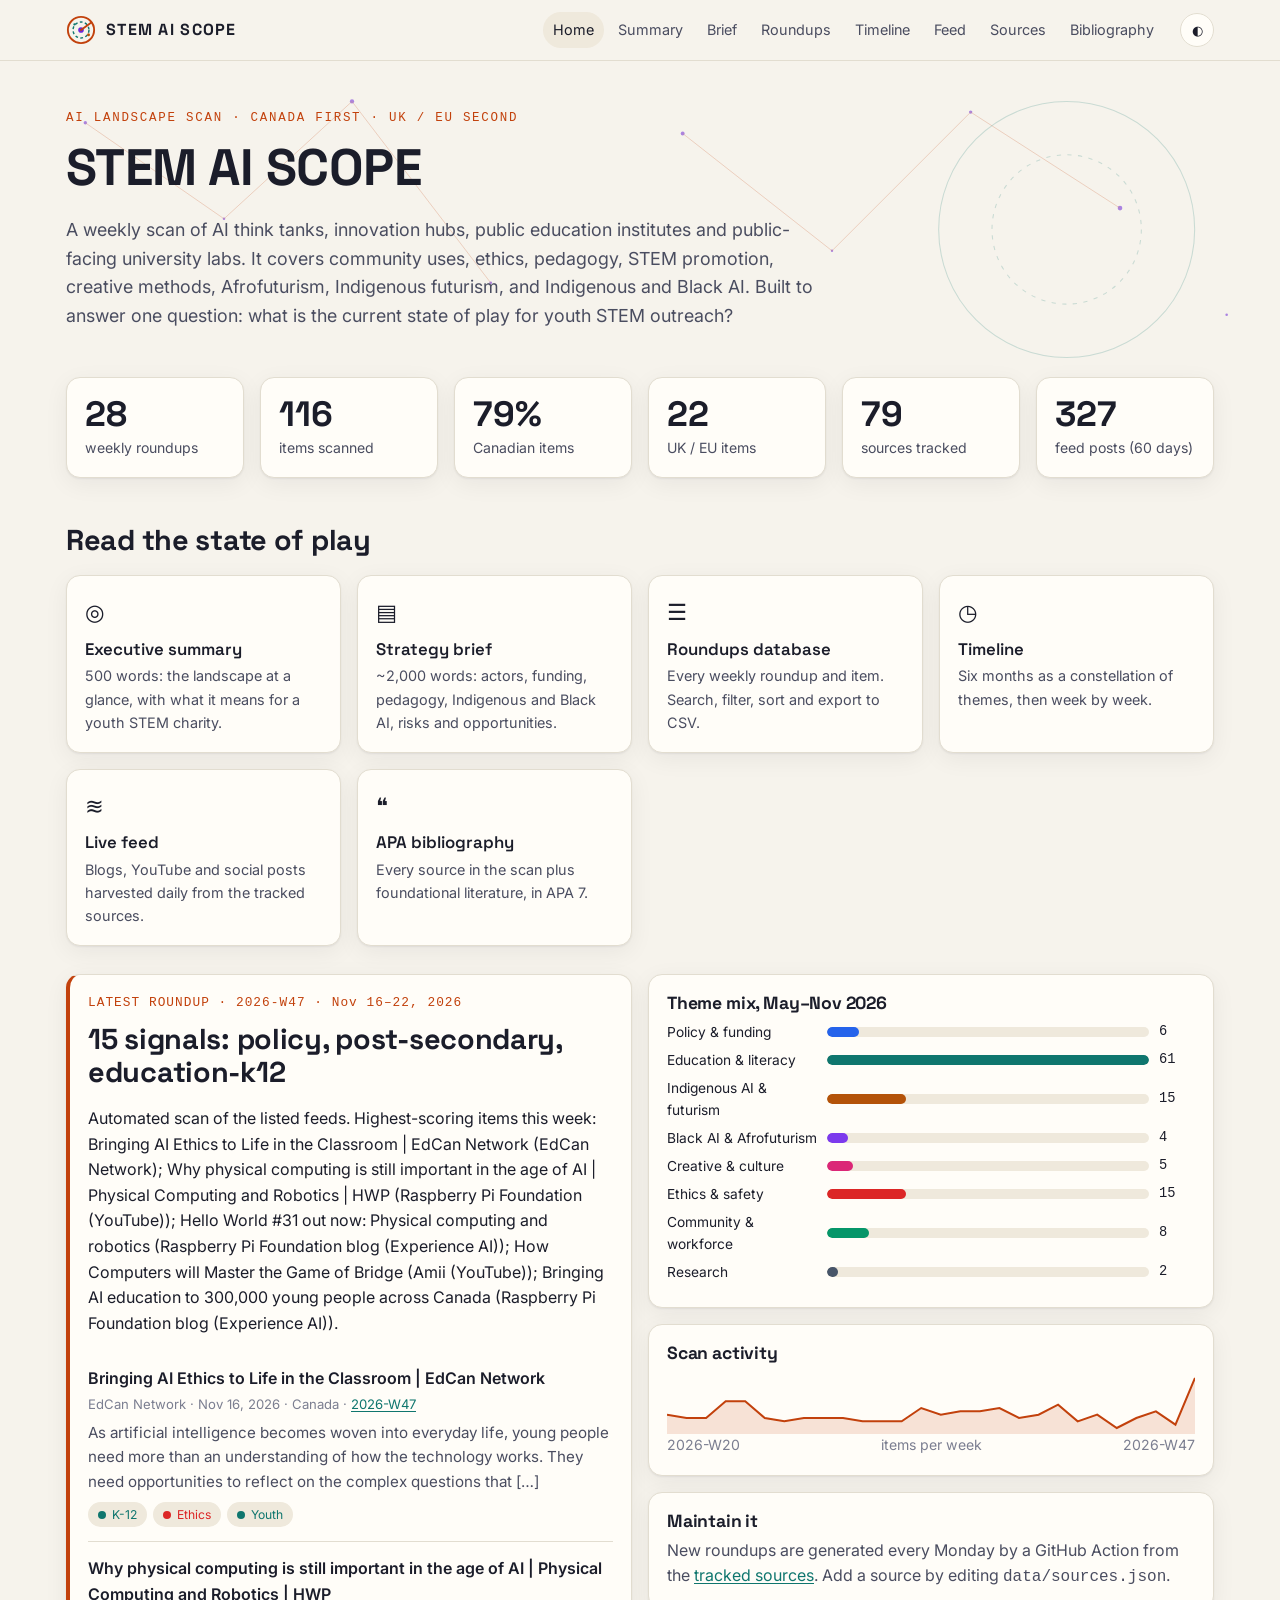
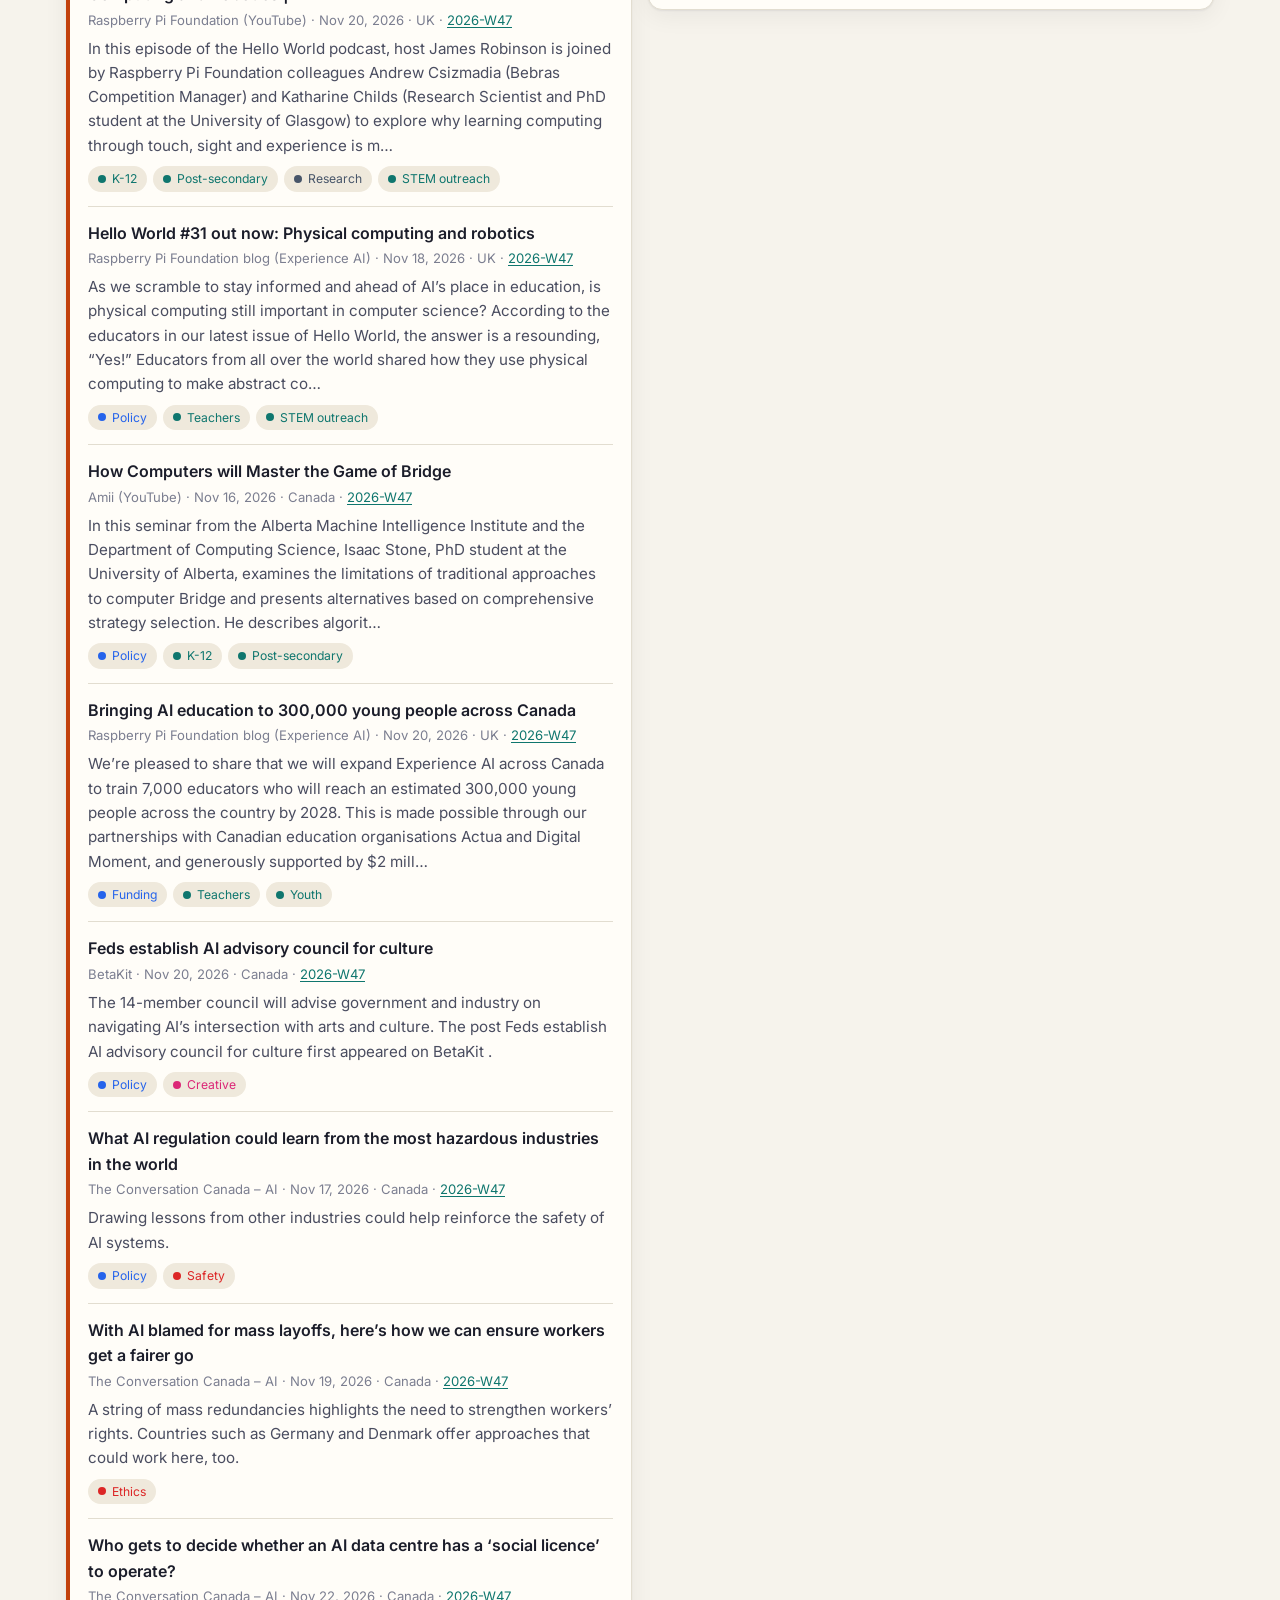
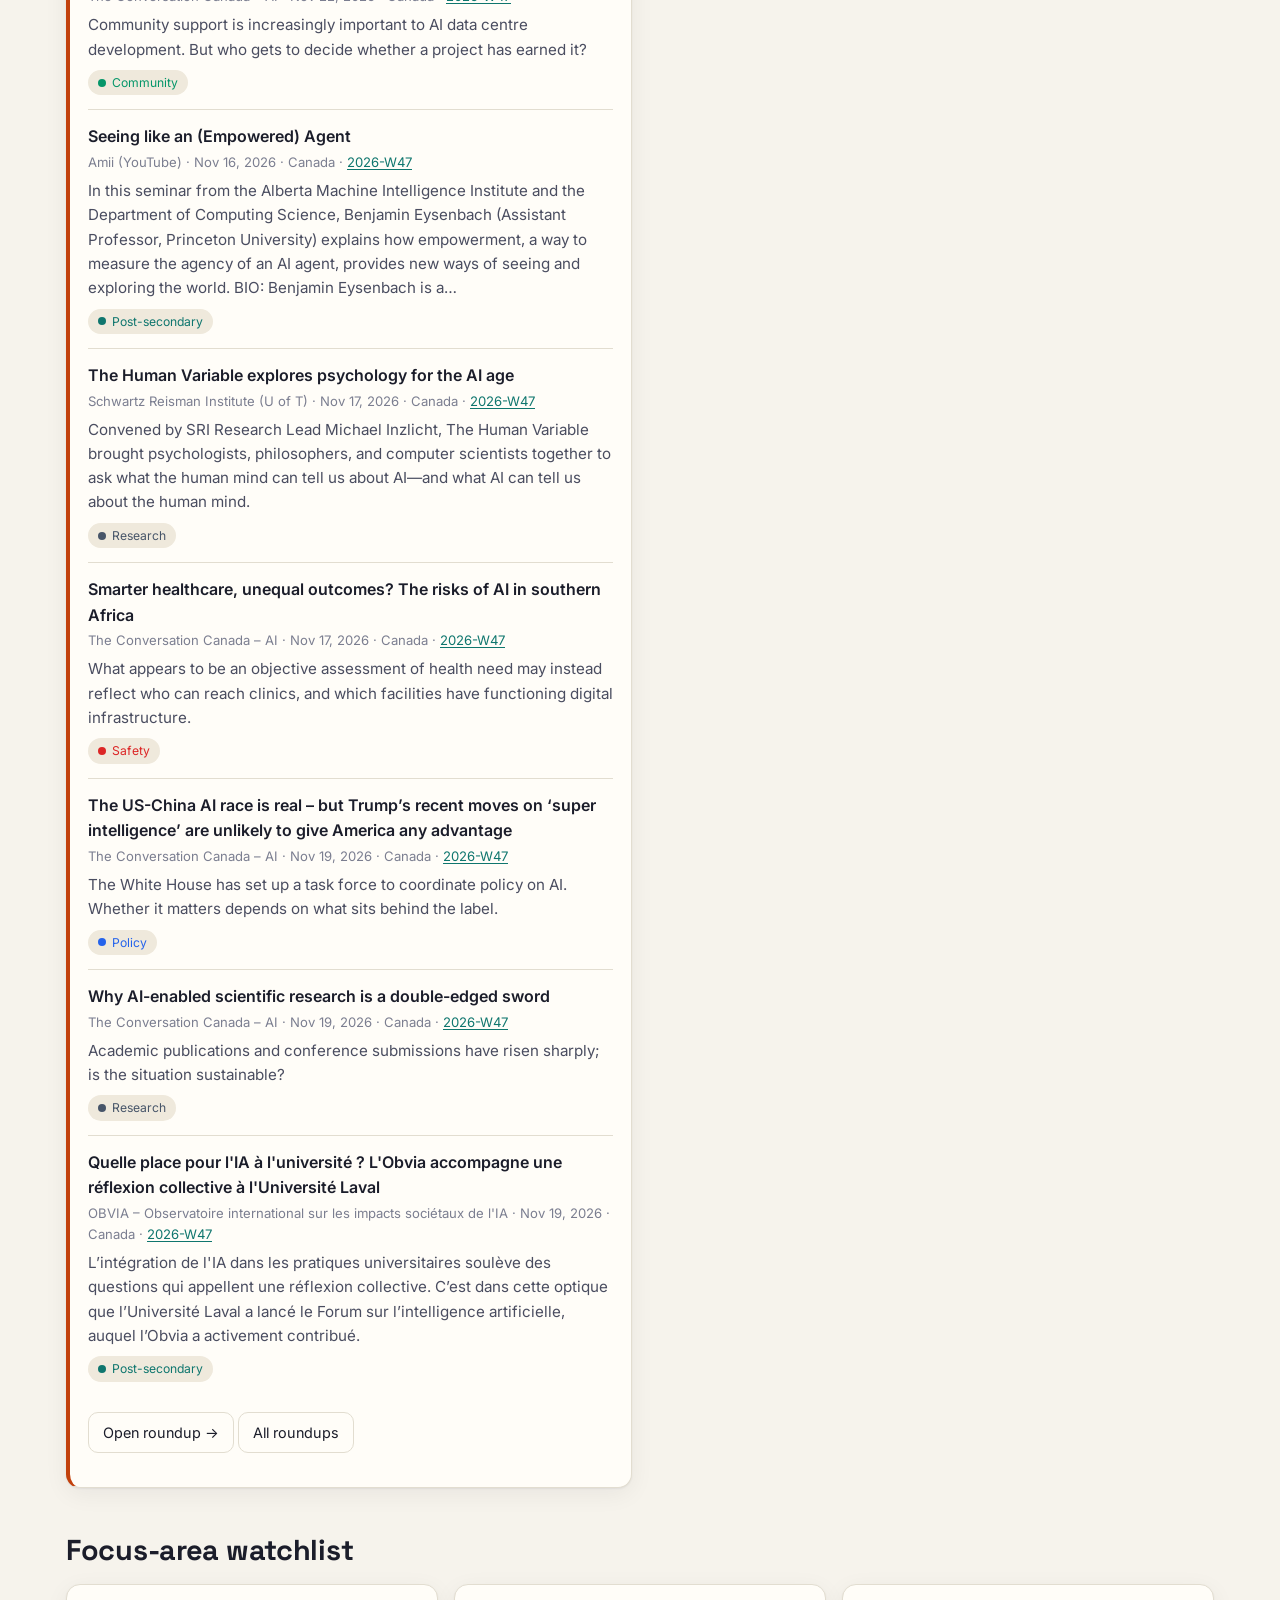
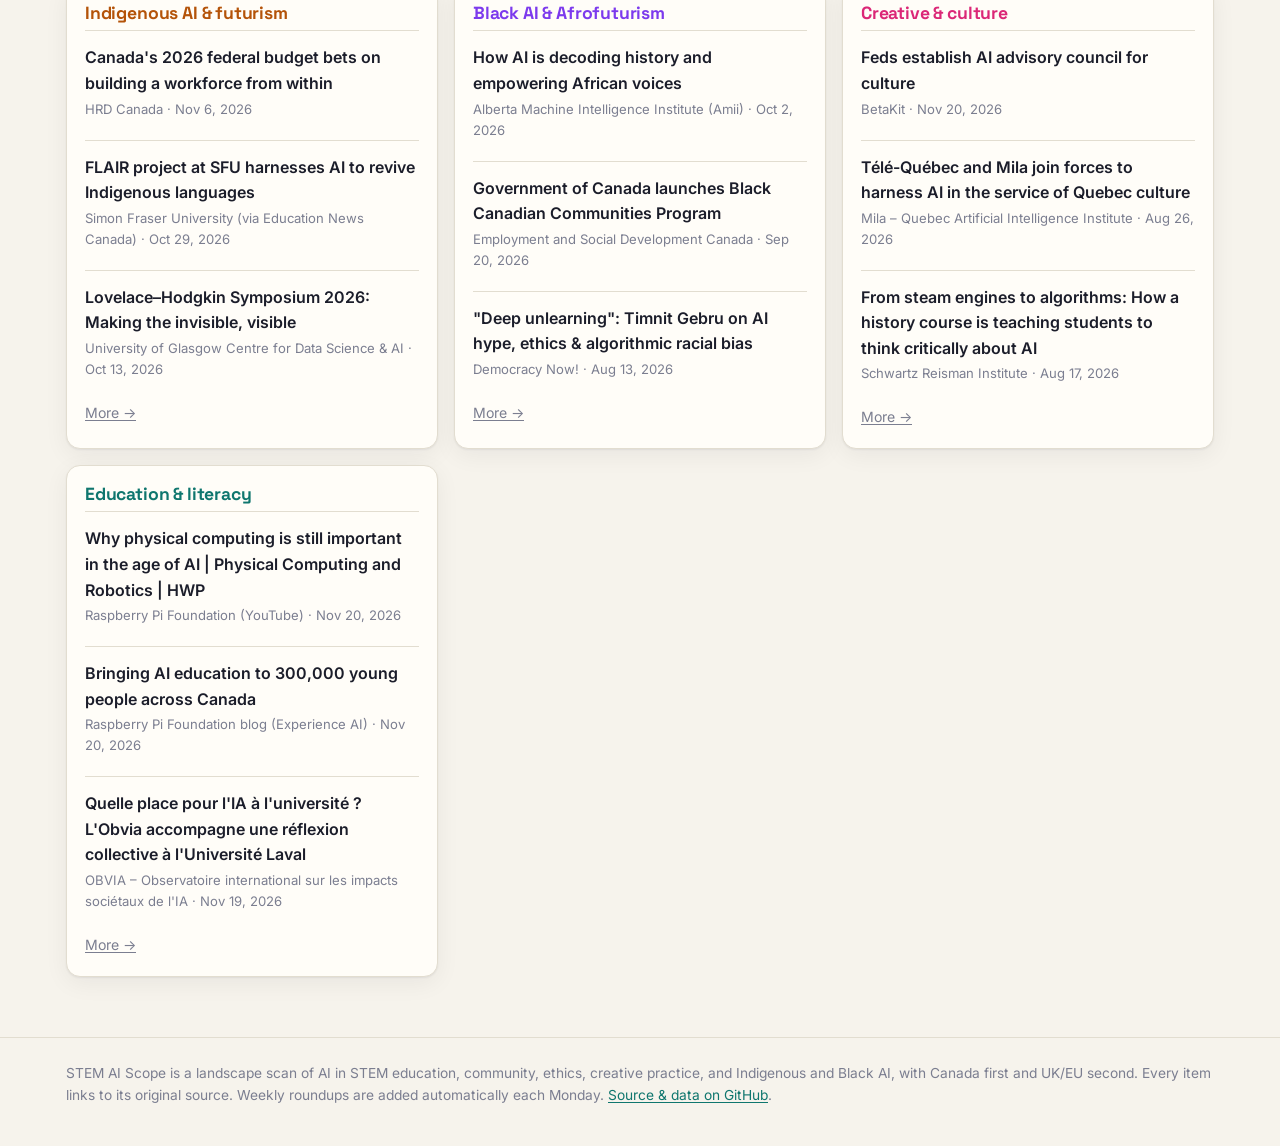
<file: index.html>
<!doctype html>
<html lang="en">
<head>
<meta charset="utf-8">
<meta name="viewport" content="width=device-width, initial-scale=1">
<title>STEM AI Scope</title>
<meta name="description" content="Landscape scan of AI in STEM education, community, ethics, creative practice and Indigenous and Black AI. Canada first, UK/EU second.">
<link rel="icon" href="data:image/svg+xml,%3Csvg xmlns='http://www.w3.org/2000/svg' viewBox='0 0 32 32'%3E%3Ccircle cx='16' cy='16' r='14' fill='none' stroke='%23c2410c' stroke-width='3'/%3E%3Ccircle cx='16' cy='16' r='4' fill='%236d28d9'/%3E%3C/svg%3E">
<link rel="preconnect" href="https://fonts.googleapis.com"><link rel="preconnect" href="https://fonts.gstatic.com" crossorigin>
<link href="https://fonts.googleapis.com/css2?family=Inter:wght@400;500;600;700&family=Space+Grotesk:wght@500;600;700&display=swap" rel="stylesheet">
<link rel="stylesheet" href="assets/style.css">
</head>
<body data-page="home">
<main>

<section class="hero">
  <svg class="stars" aria-hidden="true" viewBox="0 0 1200 300" preserveAspectRatio="xMidYMid slice">
    <g fill="var(--accent-3)"><circle cx="80" cy="60" r="1.6"/><circle cx="210" cy="150" r="1.2"/><circle cx="330" cy="40" r="2"/><circle cx="460" cy="210" r="1.3"/><circle cx="640" cy="70" r="1.8"/><circle cx="780" cy="180" r="1.1"/><circle cx="910" cy="50" r="1.6"/><circle cx="1050" cy="140" r="2.2"/><circle cx="1150" cy="240" r="1.2"/></g>
    <g stroke="var(--accent)" stroke-width=".7" opacity=".5" fill="none"><path d="M80 60 L210 150 L330 40 L460 210"/><path d="M640 70 L780 180 L910 50 L1050 140"/></g>
    <g fill="none" stroke="var(--accent-2)" opacity=".35"><circle cx="1000" cy="160" r="120"/><circle cx="1000" cy="160" r="70" stroke-dasharray="4 6"/></g>
  </svg>
  <div class="wrap">
    <div class="kicker">AI landscape scan · Canada first · UK / EU second</div>
    <h1>STEM AI SCOPE</h1>
    <p class="lede">A weekly scan of AI think tanks, innovation hubs, public education institutes and public-facing university labs. It covers community uses, ethics, pedagogy, STEM promotion, creative methods, Afrofuturism, Indigenous futurism, and Indigenous and Black AI. Built to answer one question: what is the current state of play for youth STEM outreach?</p>
  </div>
</section>
<div class="wrap">
  <div class="grid g4" id="stats"></div>

  <h2>Read the state of play</h2>
  <div class="grid g3">
    <a class="card doc-tile" href="summary.html"><div class="ic">◎</div><div class="t">Executive summary</div><div class="d">500 words: the landscape at a glance, with what it means for a youth STEM charity.</div></a>
    <a class="card doc-tile" href="brief.html"><div class="ic">▤</div><div class="t">Strategy brief</div><div class="d">~2,000 words: actors, funding, pedagogy, Indigenous and Black AI, risks and opportunities.</div></a>
    <a class="card doc-tile" href="roundups.html"><div class="ic">☰</div><div class="t">Roundups database</div><div class="d">Every weekly roundup and item. Search, filter, sort and export to CSV.</div></a>
    <a class="card doc-tile" href="timeline.html"><div class="ic">◷</div><div class="t">Timeline</div><div class="d">Six months as a constellation of themes, then week by week.</div></a>
    <a class="card doc-tile" href="feed.html"><div class="ic">≋</div><div class="t">Live feed</div><div class="d">Blogs, YouTube and social posts harvested daily from the tracked sources.</div></a>
    <a class="card doc-tile" href="bibliography.html"><div class="ic">❝</div><div class="t">APA bibliography</div><div class="d">Every source in the scan plus foundational literature, in APA 7.</div></a>
  </div>

  <div class="grid g2" style="margin-top:28px">
    <article class="card digest" id="latest"><p class="faint">Loading latest roundup…</p></article>
    <div class="grid" style="align-content:start">
      <div class="card"><h3>Theme mix, May–Nov 2026</h3><div class="bars" id="themes"></div></div>
      <div class="card"><h3>Scan activity</h3><div id="spark"></div></div>
      <div class="card"><h3>Maintain it</h3><p class="muted" style="margin:0">New roundups are generated every Monday by a GitHub Action from the <a href="sources.html">tracked sources</a>. Add a source by editing <code>data/sources.json</code>.</p></div>
    </div>
  </div>

  <h2>Focus-area watchlist</h2>
  <div class="grid g2" id="watch"></div>
</div>

</main>
<script>if (location.protocol === "file:") document.write('<script src="data/bundle.js"><\/script>');</script>
<script src="assets/app.js"></script>
</body>
</html>
</file>
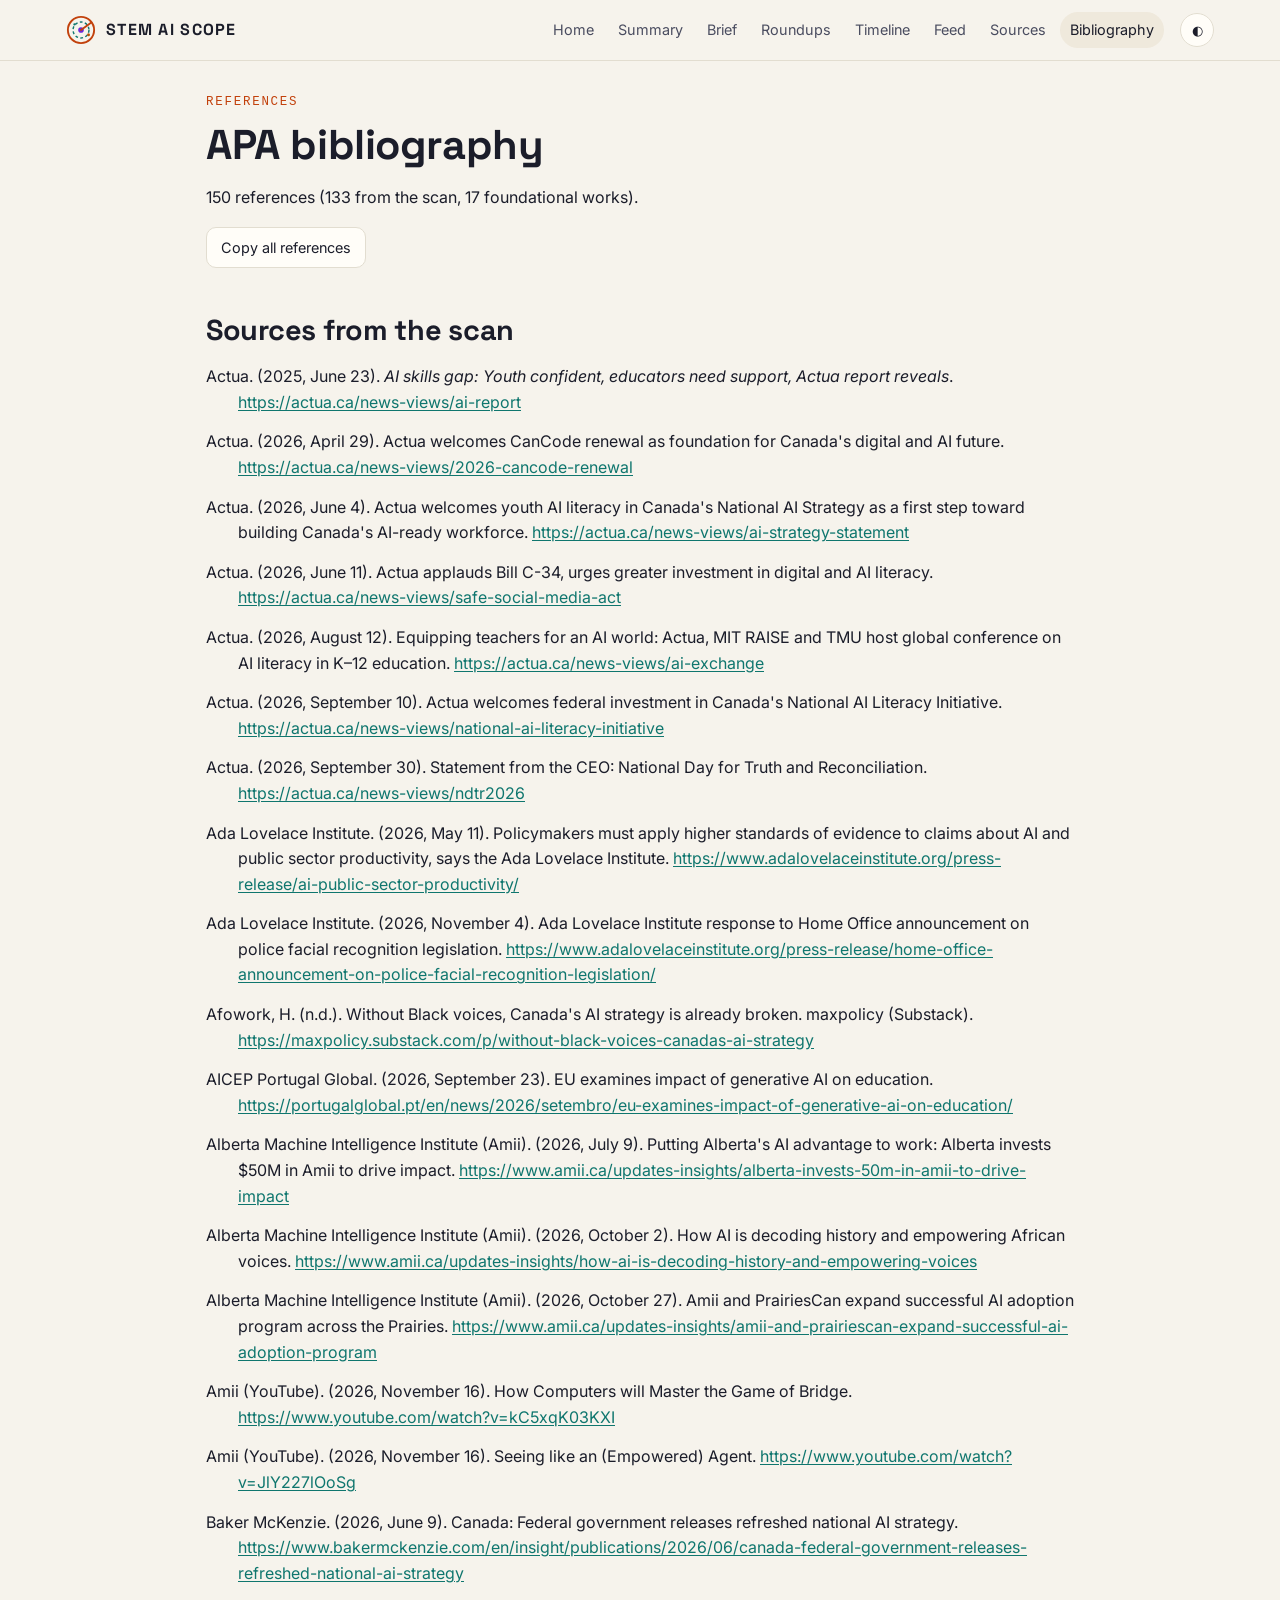
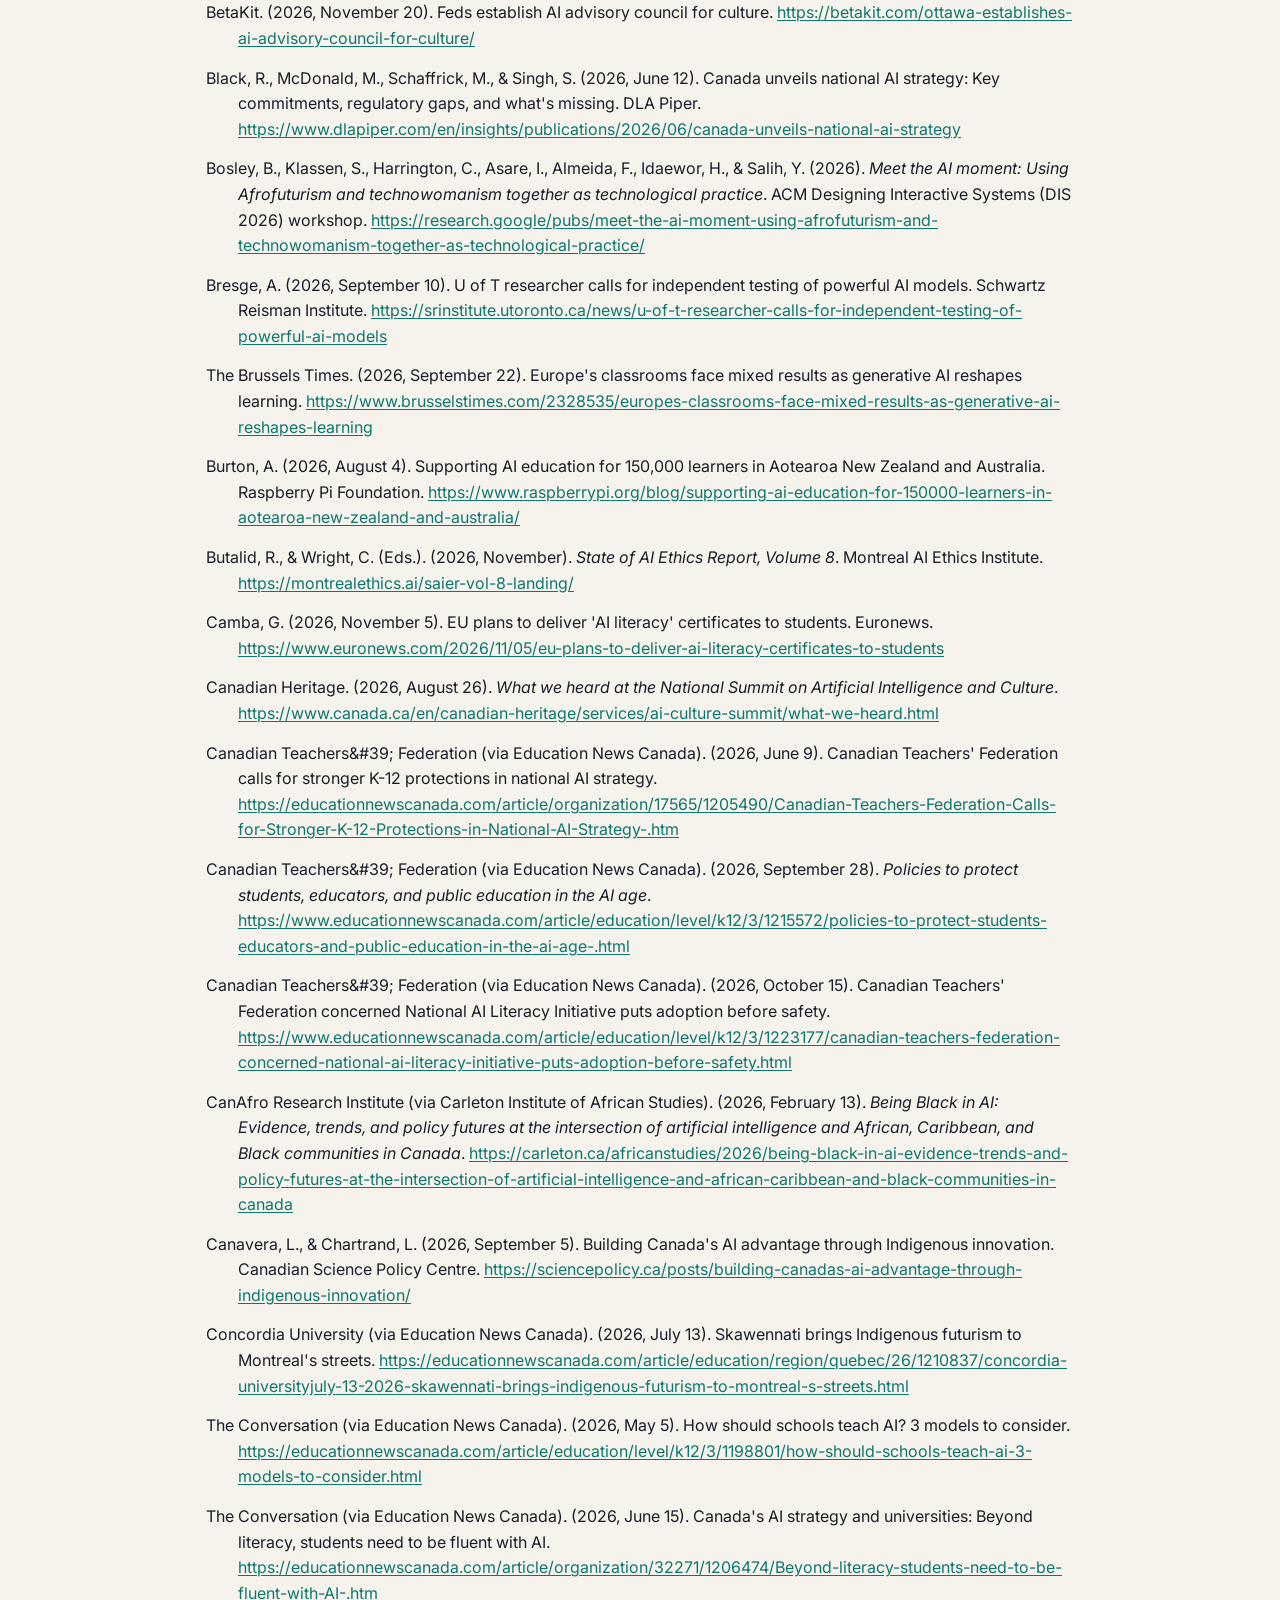
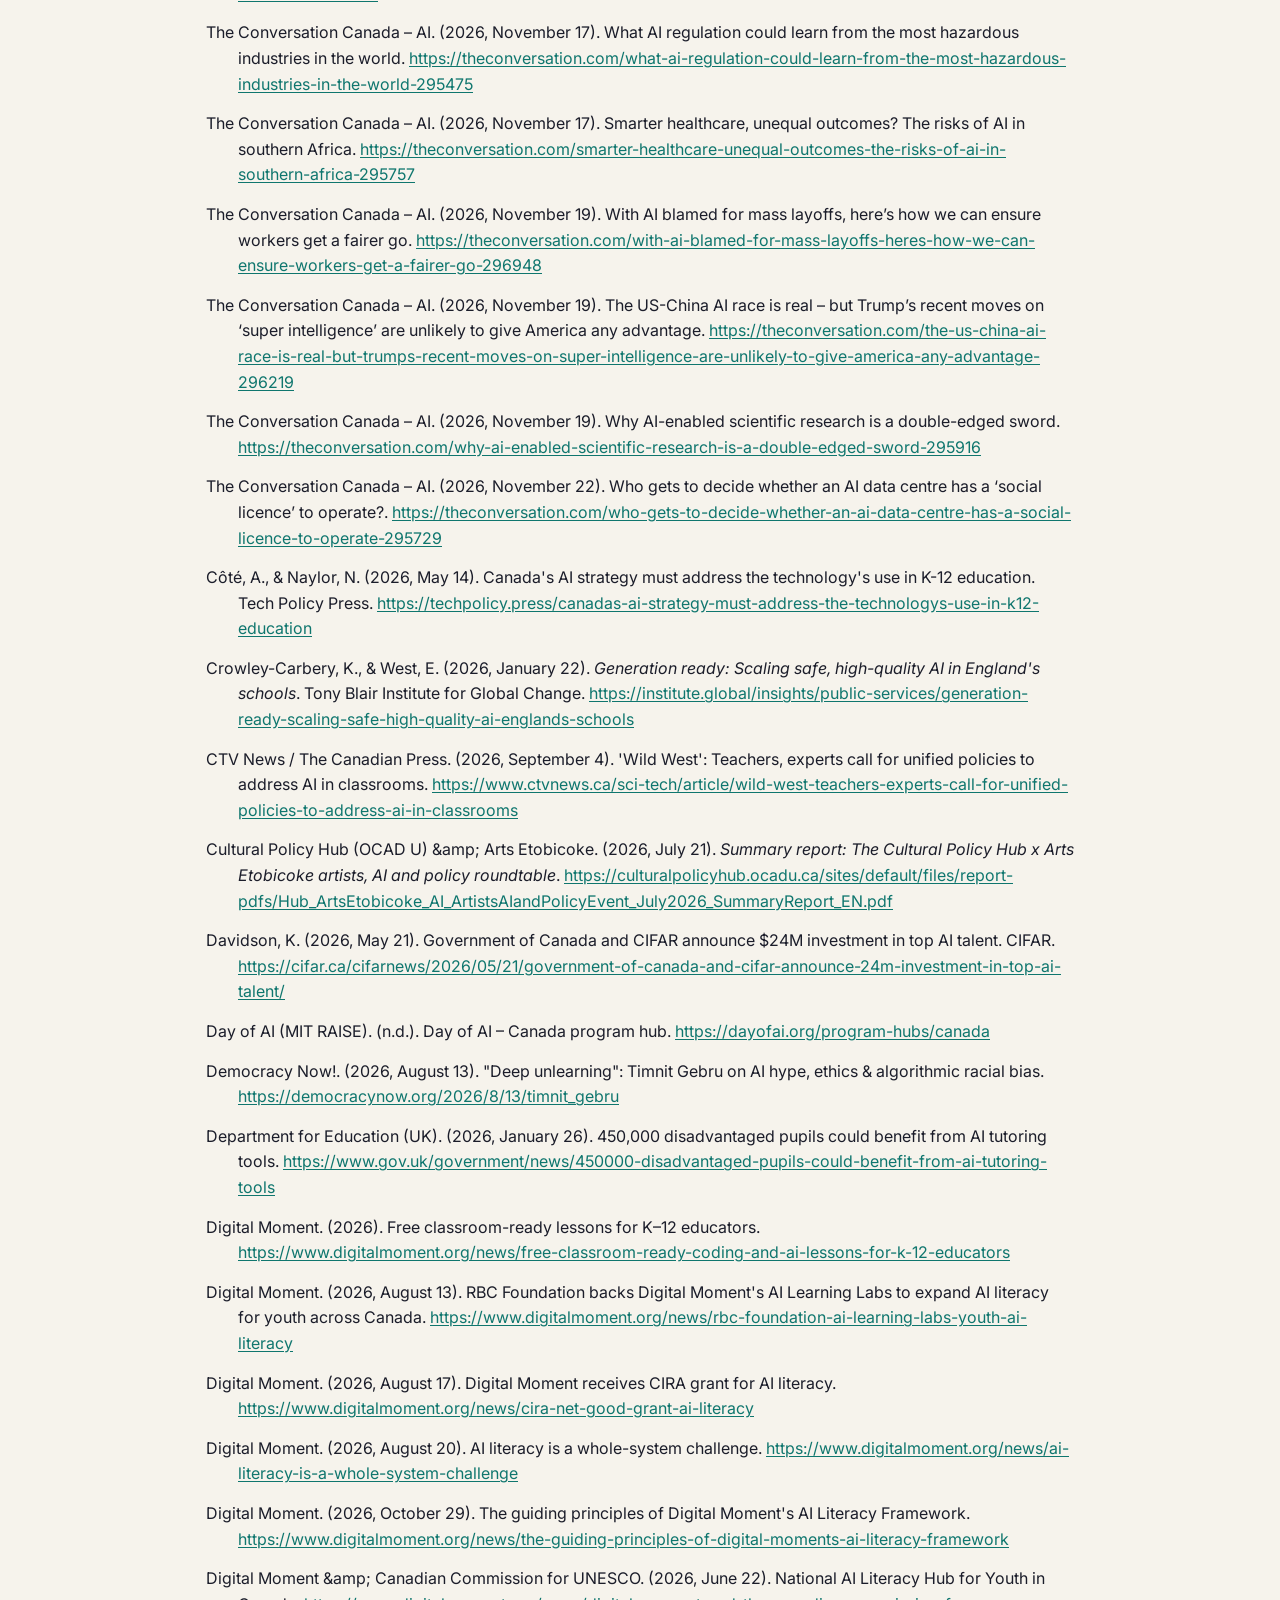
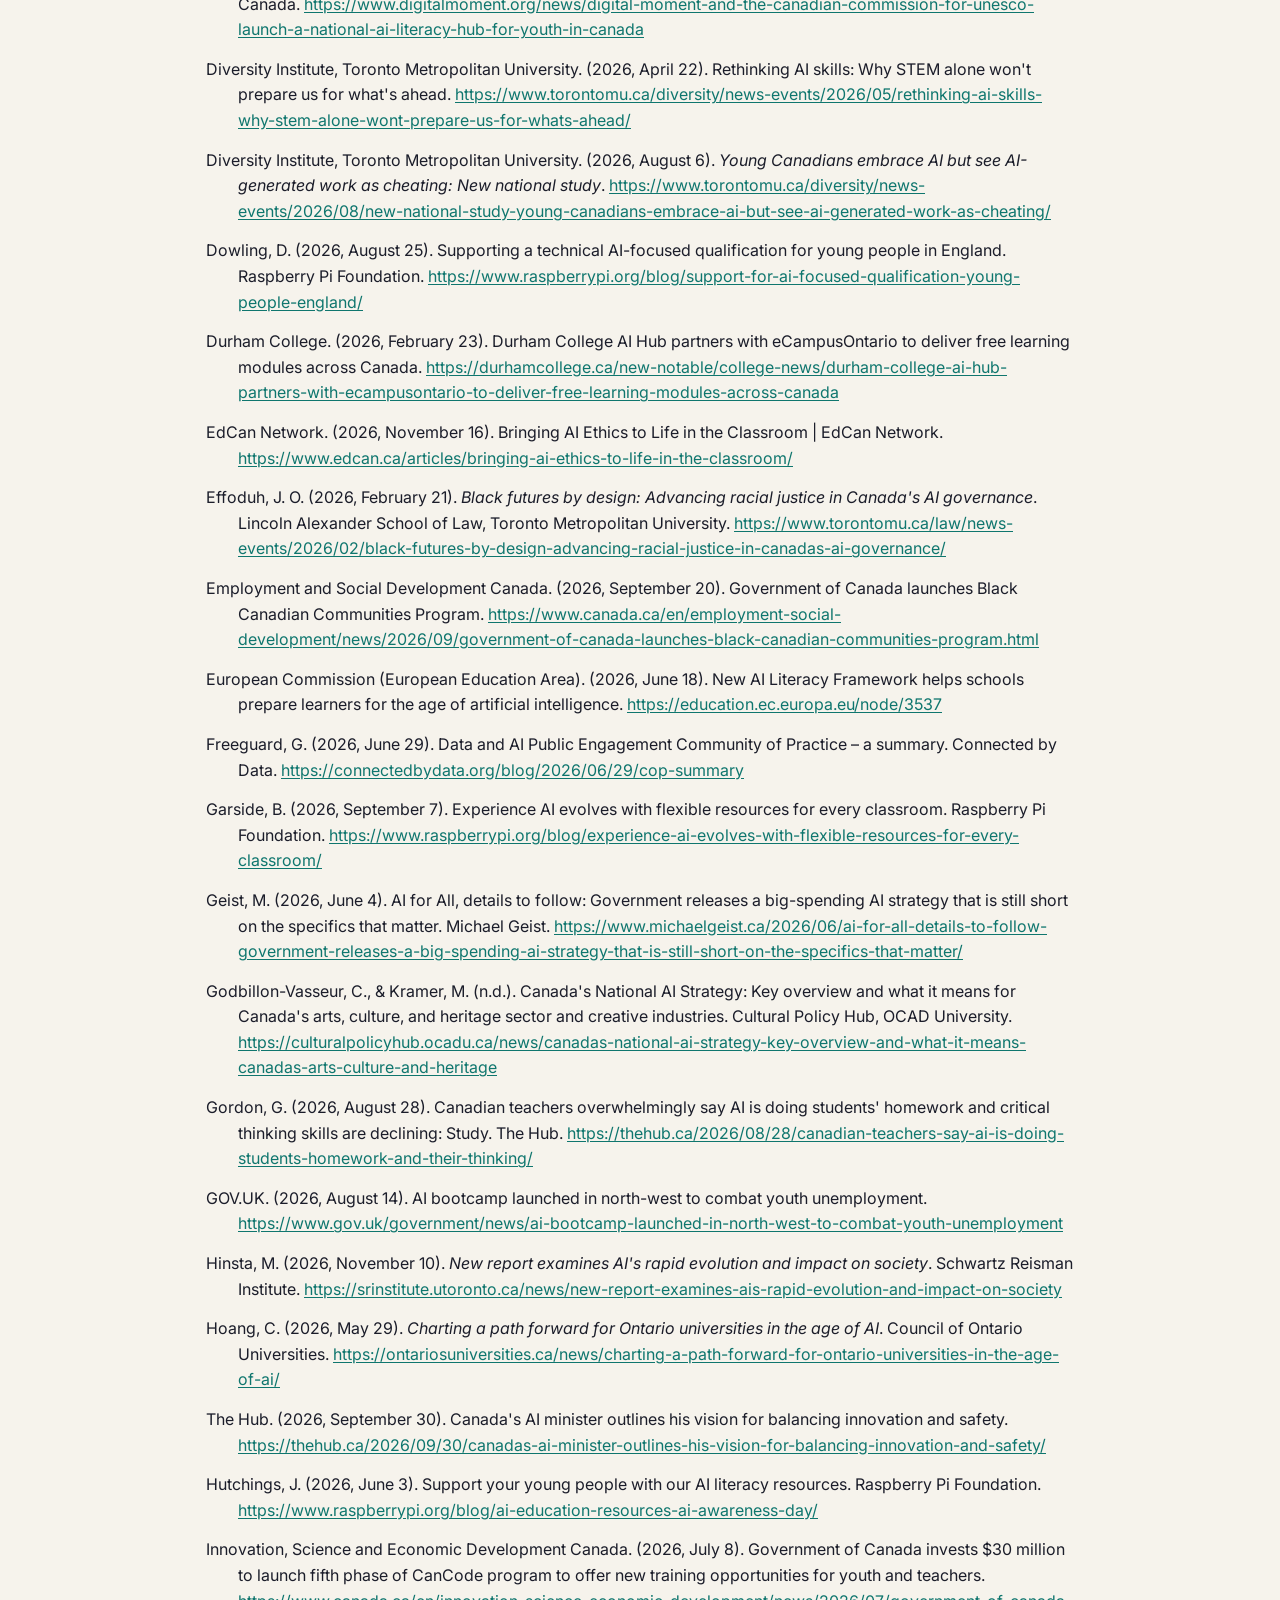
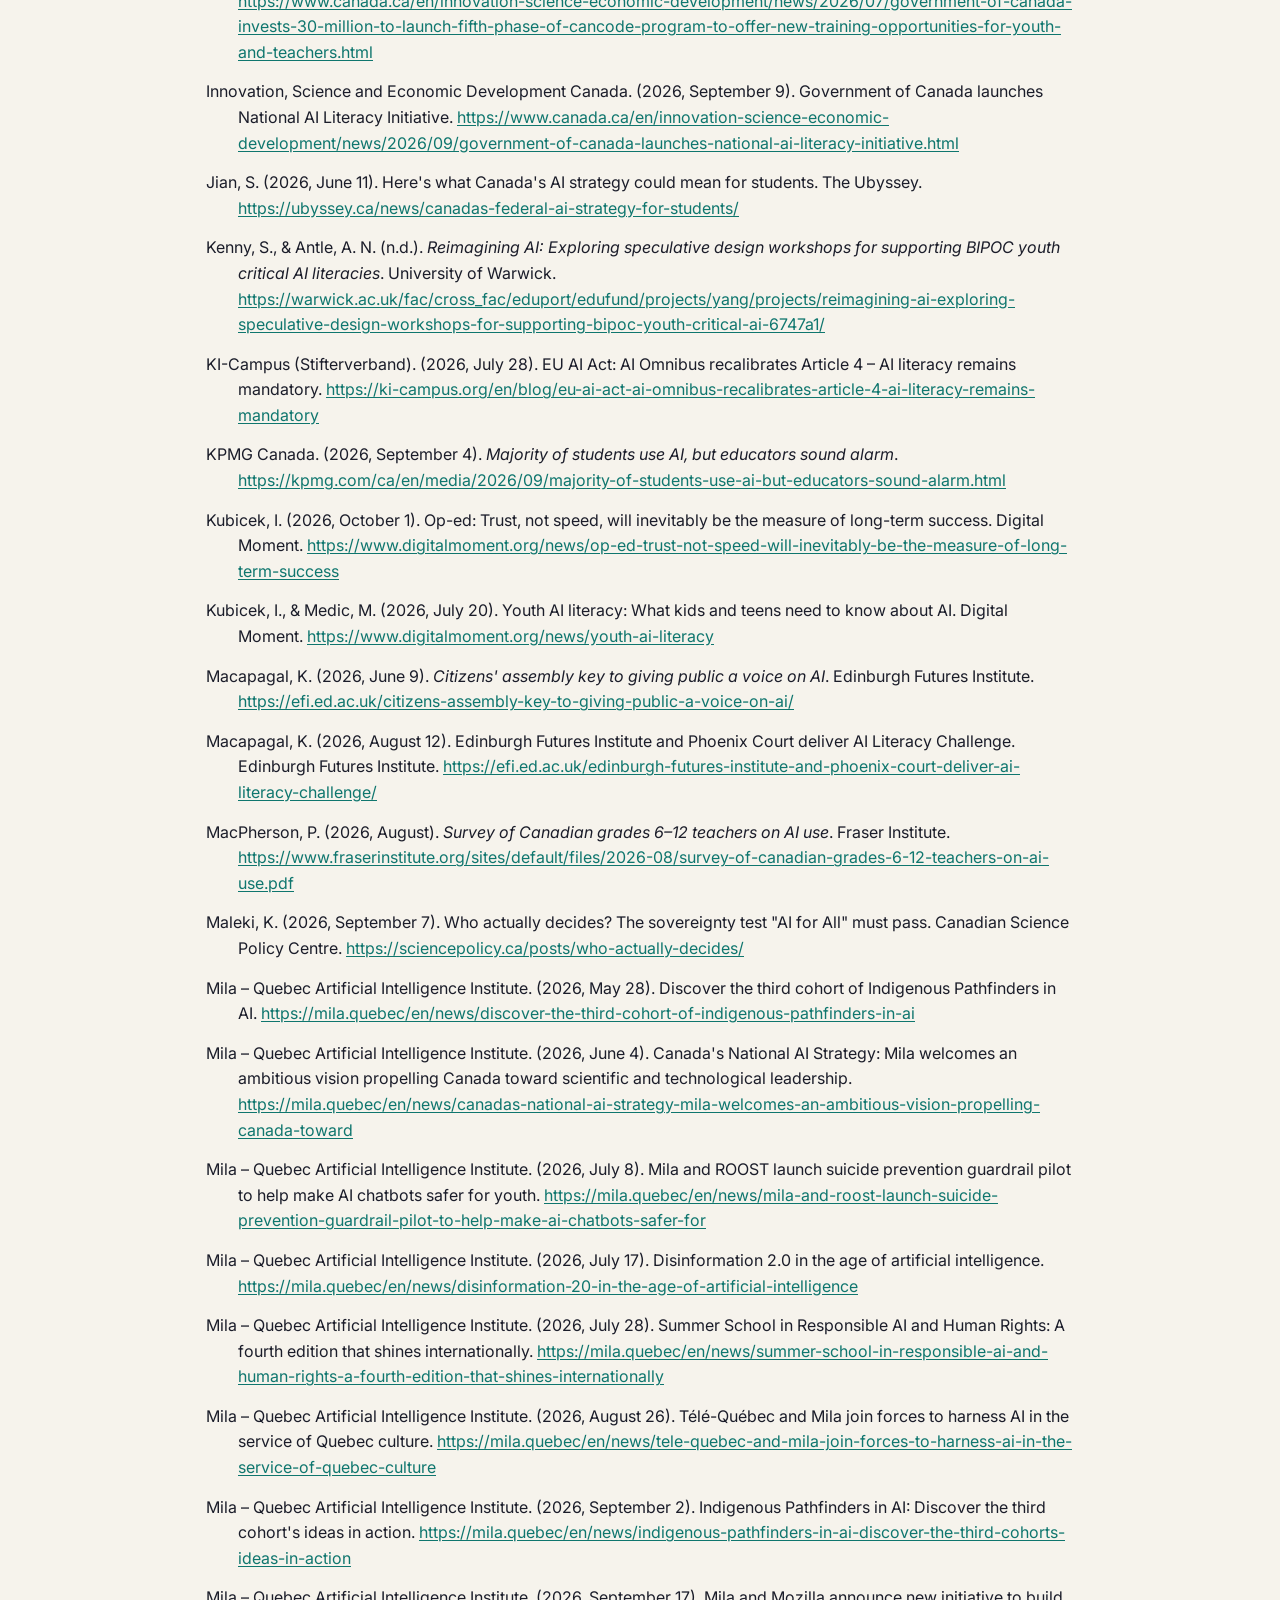
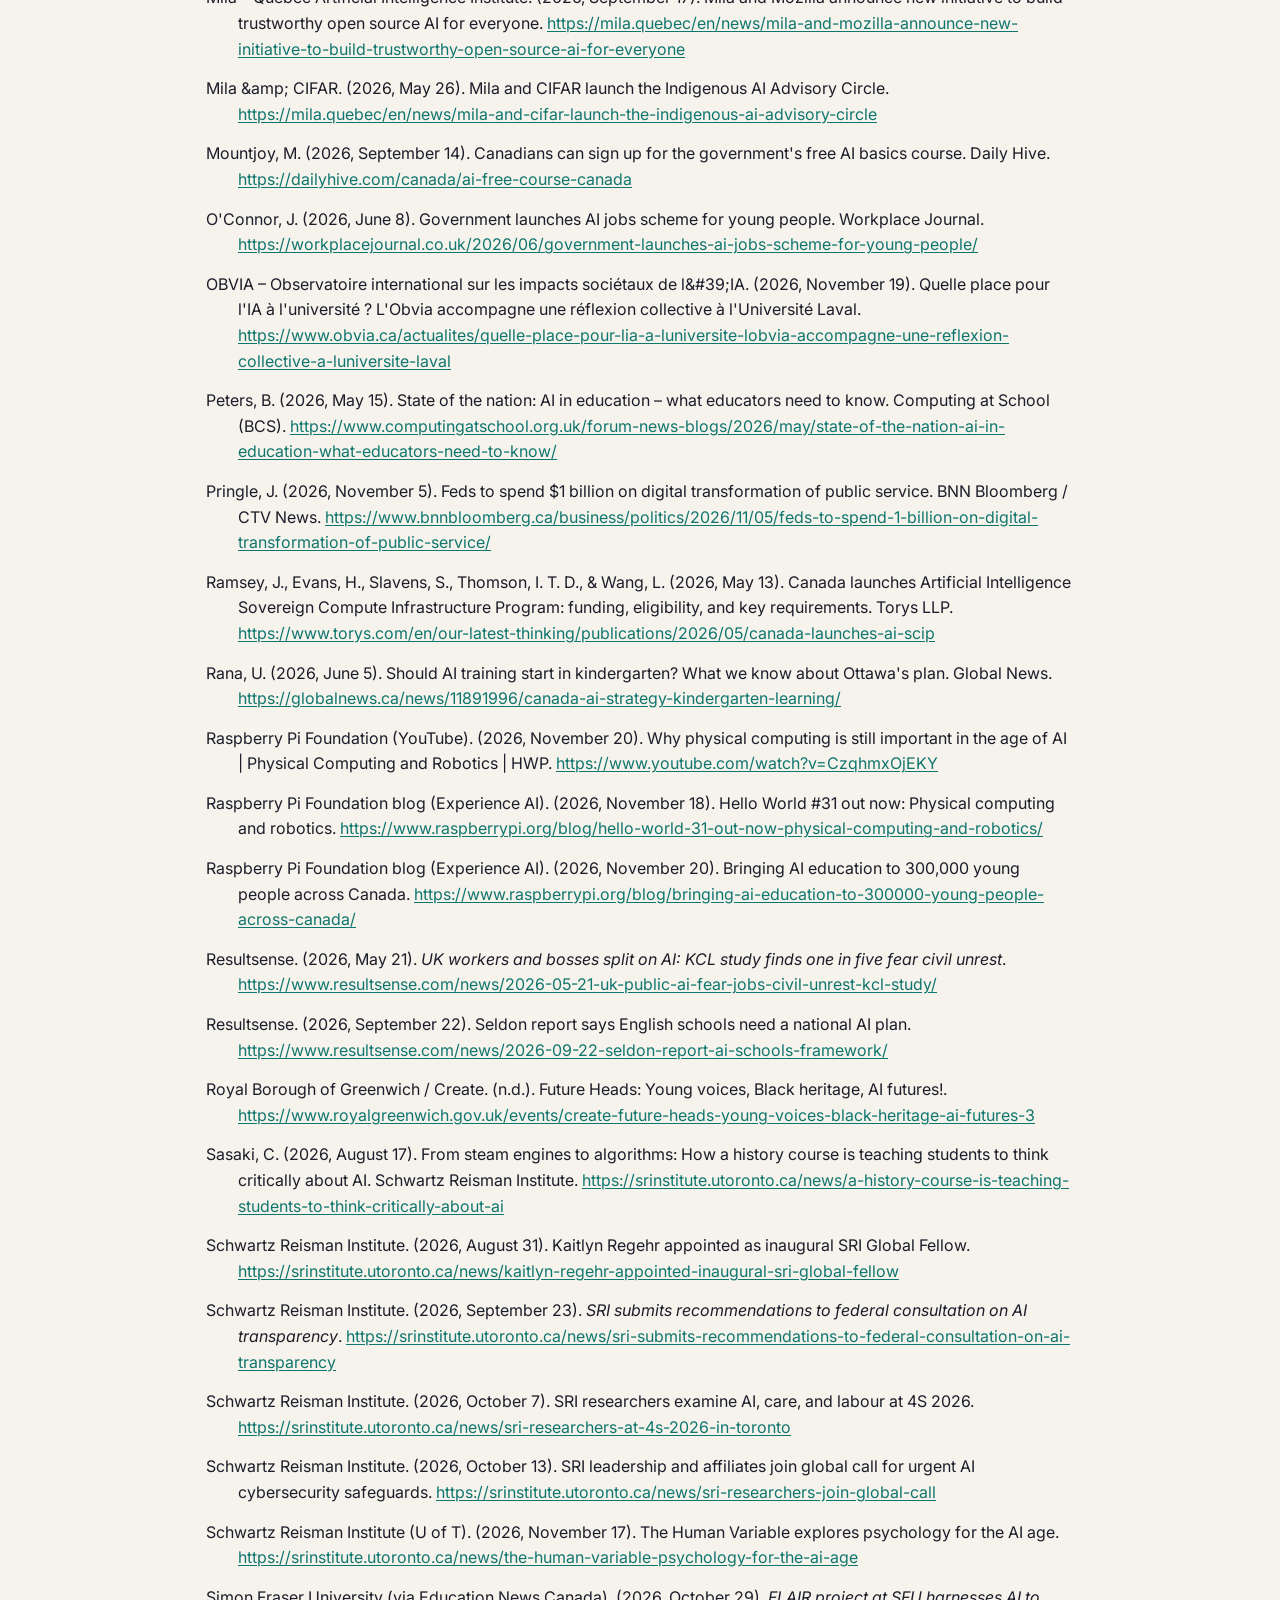
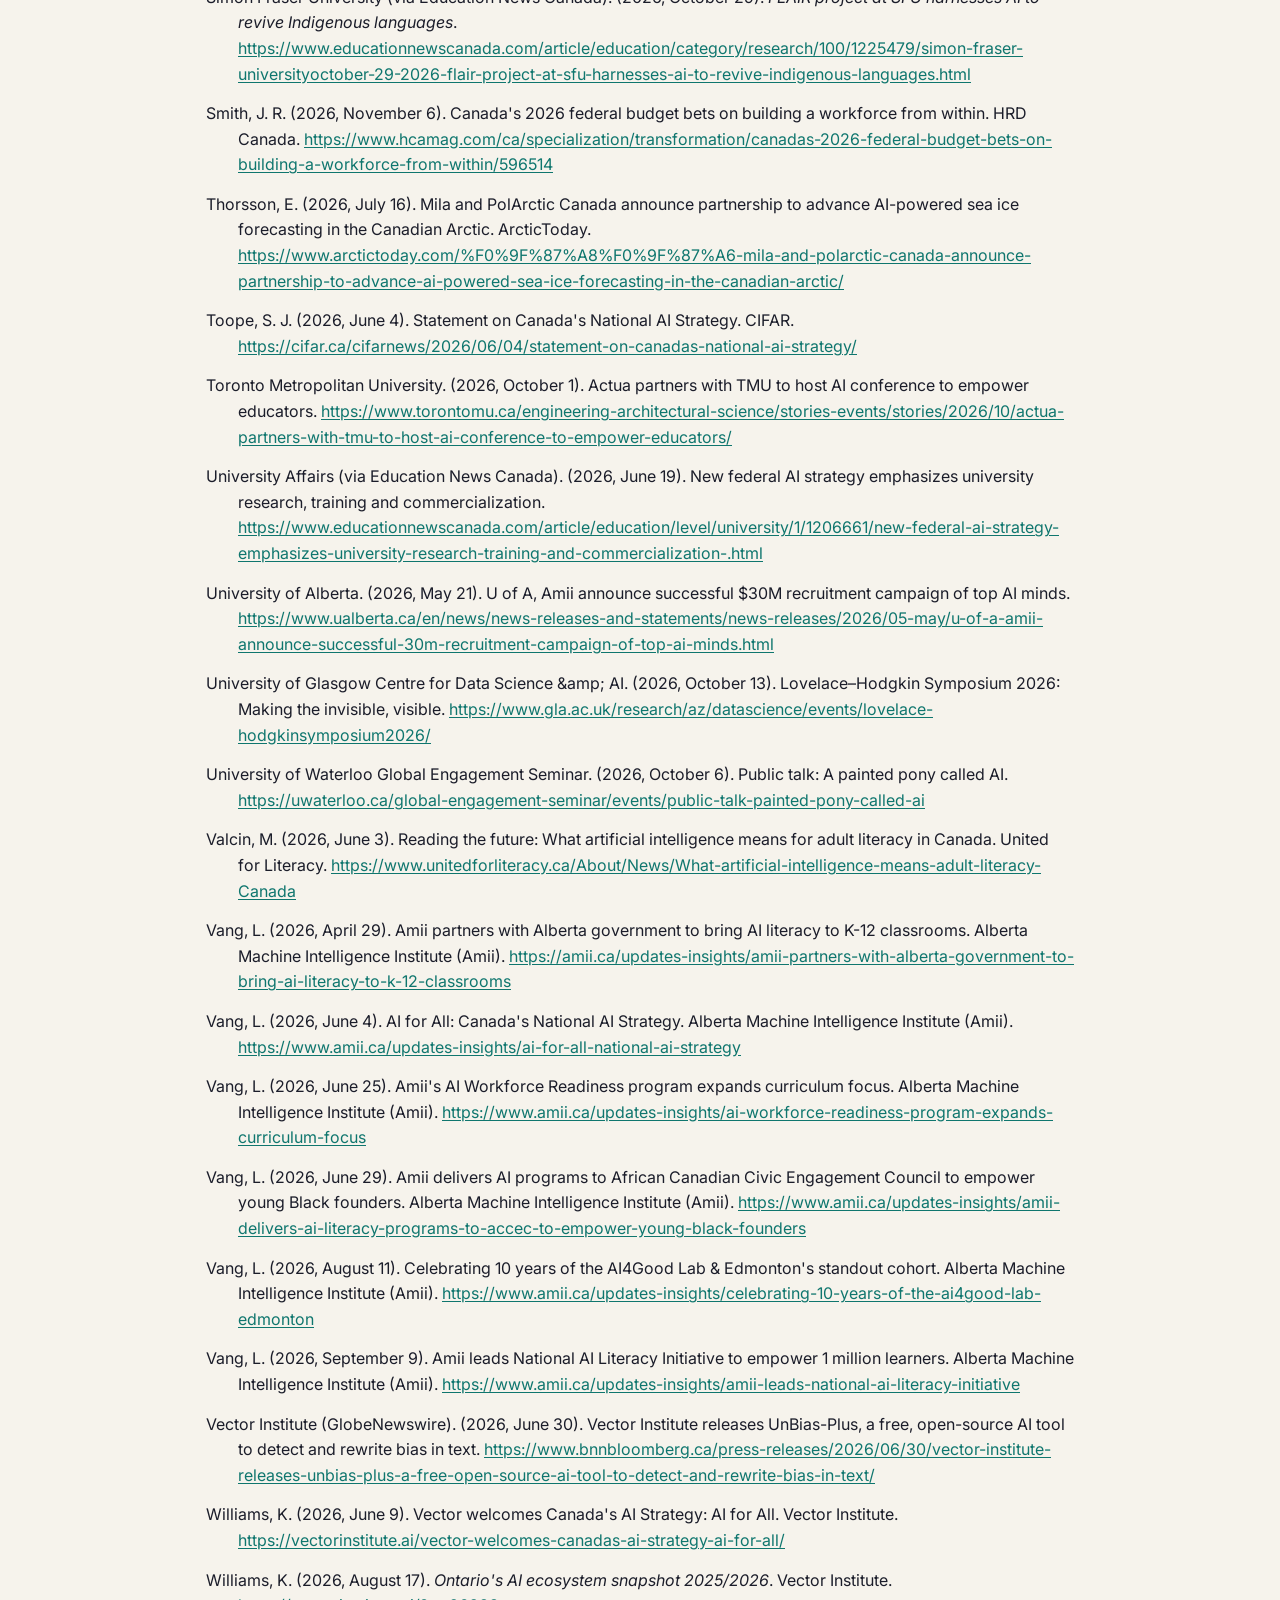
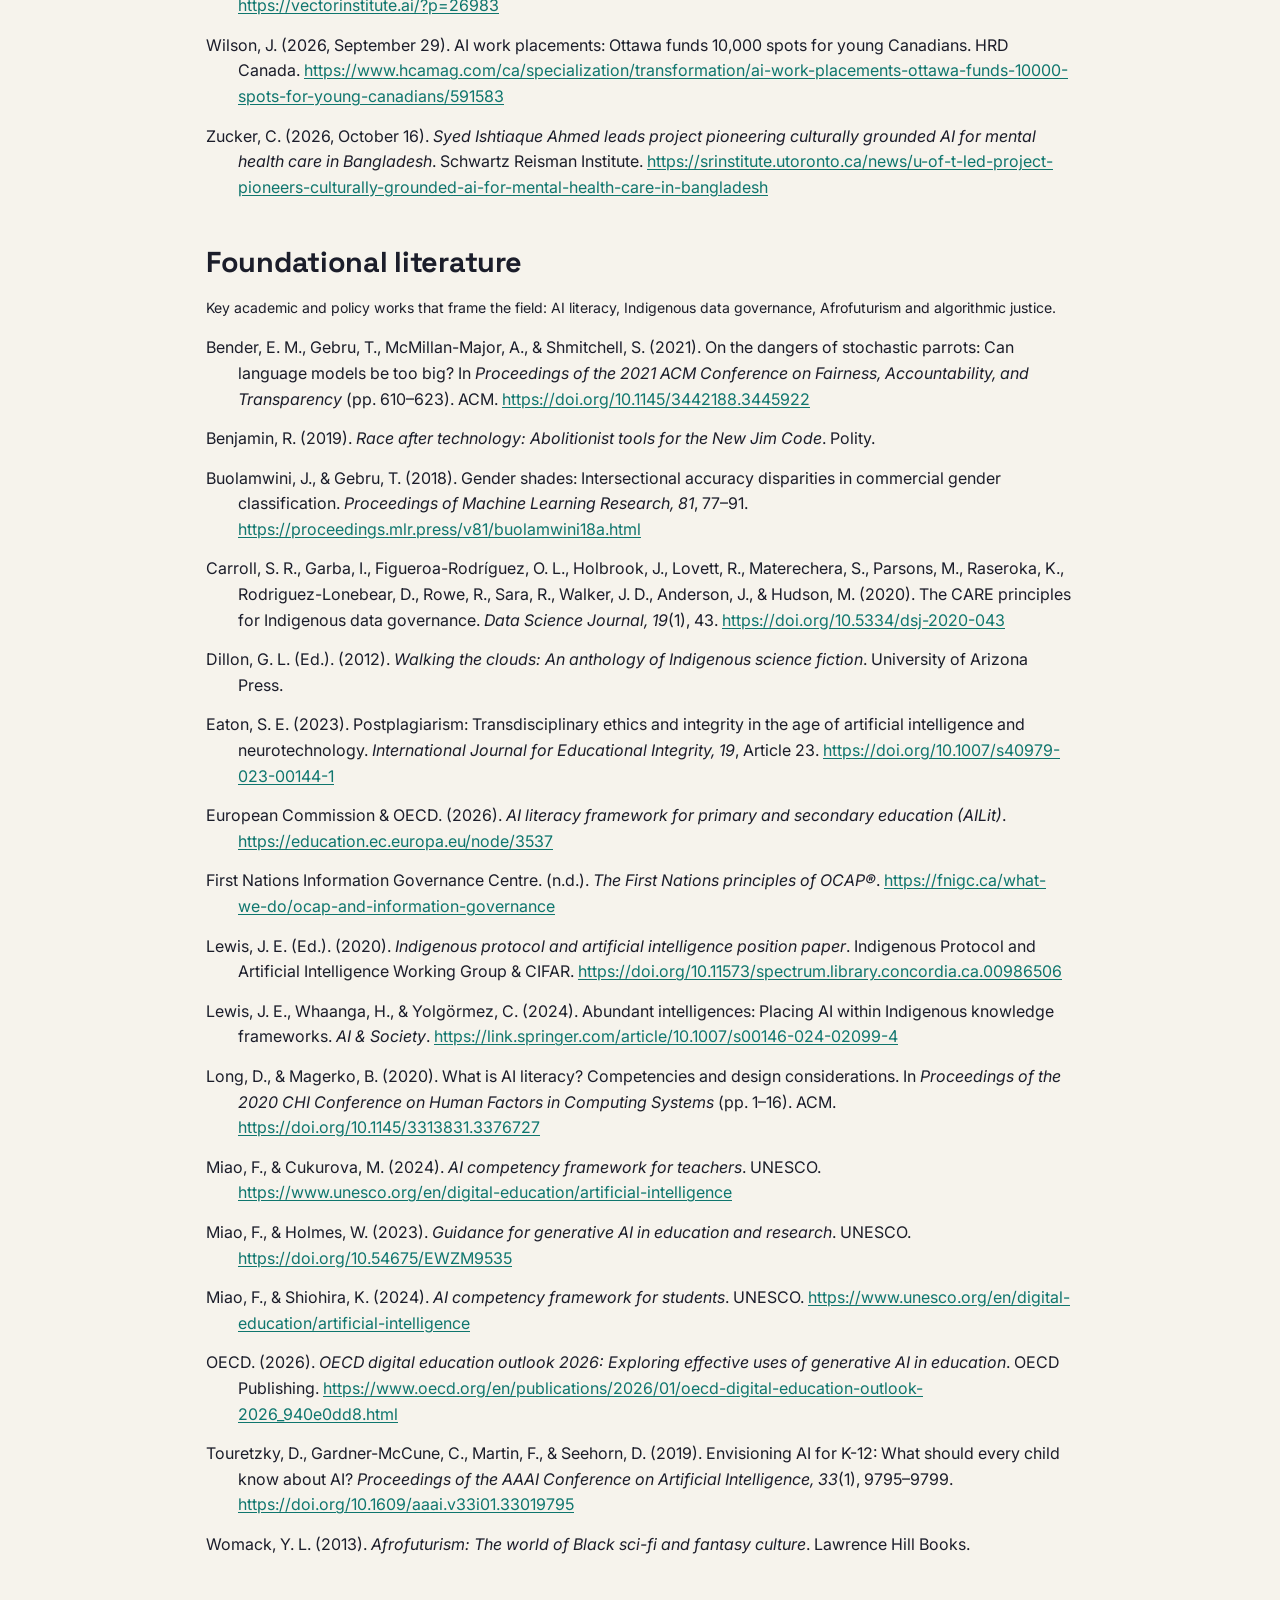
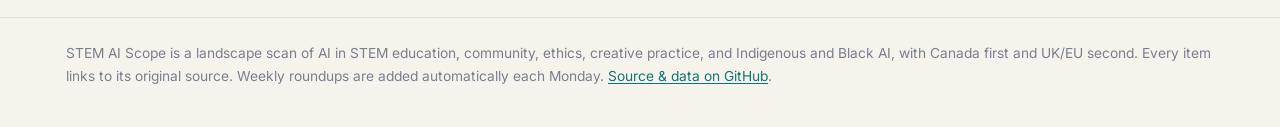
<file: bibliography.html>
<!doctype html>
<html lang="en">
<head>
<meta charset="utf-8">
<meta name="viewport" content="width=device-width, initial-scale=1">
<title>Bibliography · STEM AI Scope</title>
<meta name="description" content="APA 7 bibliography of every source in the scan plus foundational literature.">
<link rel="icon" href="data:image/svg+xml,%3Csvg xmlns='http://www.w3.org/2000/svg' viewBox='0 0 32 32'%3E%3Ccircle cx='16' cy='16' r='14' fill='none' stroke='%23c2410c' stroke-width='3'/%3E%3Ccircle cx='16' cy='16' r='4' fill='%236d28d9'/%3E%3C/svg%3E">
<link rel="preconnect" href="https://fonts.googleapis.com"><link rel="preconnect" href="https://fonts.gstatic.com" crossorigin>
<link href="https://fonts.googleapis.com/css2?family=Inter:wght@400;500;600;700&family=Space+Grotesk:wght@500;600;700&display=swap" rel="stylesheet">
<link rel="stylesheet" href="assets/style.css">
</head>
<body data-page="bibliography">
<main>

<div class="wrap prose" style="margin-top:32px;max-width:900px">
  <div class="kicker">References</div>
  <h1>APA bibliography</h1>
  <p class="muted" id="bibCount"></p>
  <p><button class="btn" id="copyBib">Copy all references</button></p>
  <h2>Sources from the scan</h2>
  <ul class="bib" id="bibScan"></ul>
  <h2>Foundational literature</h2>
  <p class="faint">Key academic and policy works that frame the field: AI literacy, Indigenous data governance, Afrofuturism and algorithmic justice.</p>
  <ul class="bib" id="bibLit"></ul>
</div>

</main>
<script>if (location.protocol === "file:") document.write('<script src="data/bundle.js"><\/script>');</script>
<script src="assets/app.js"></script>
</body>
</html>
</file>
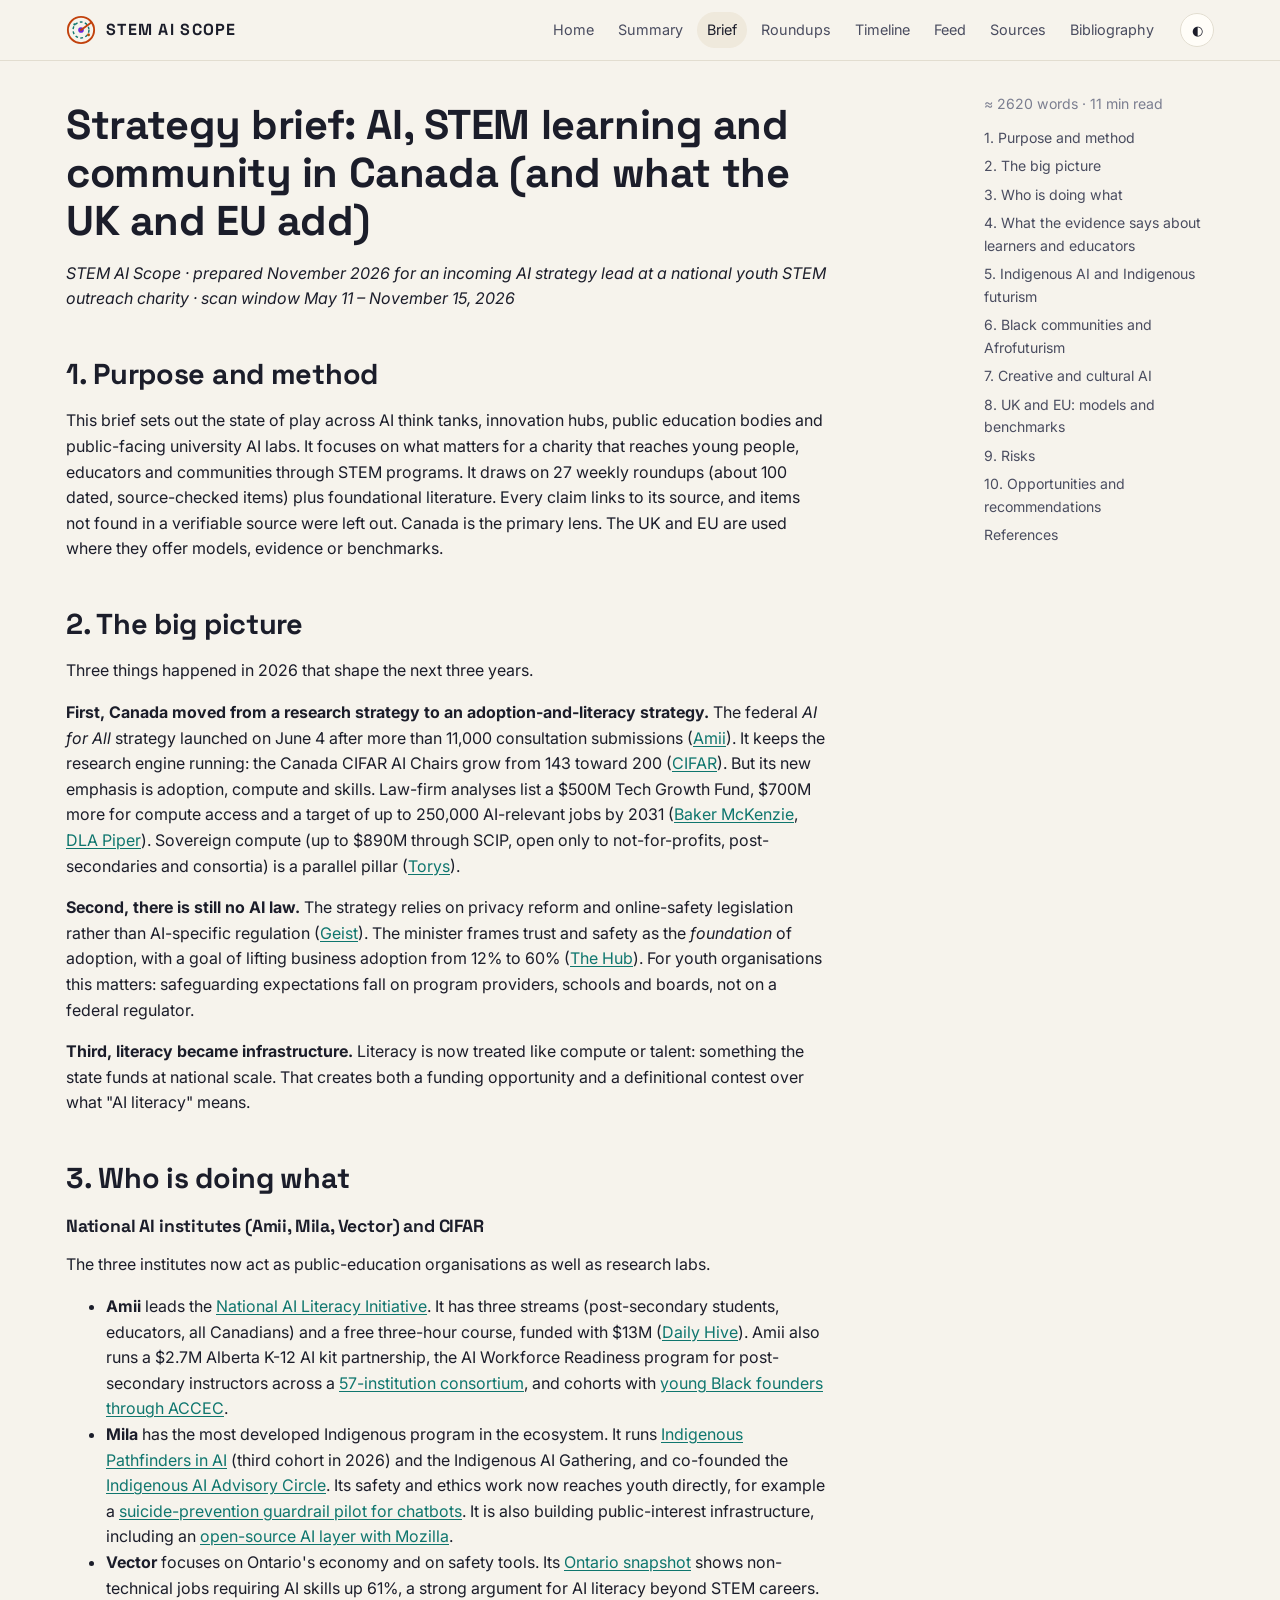
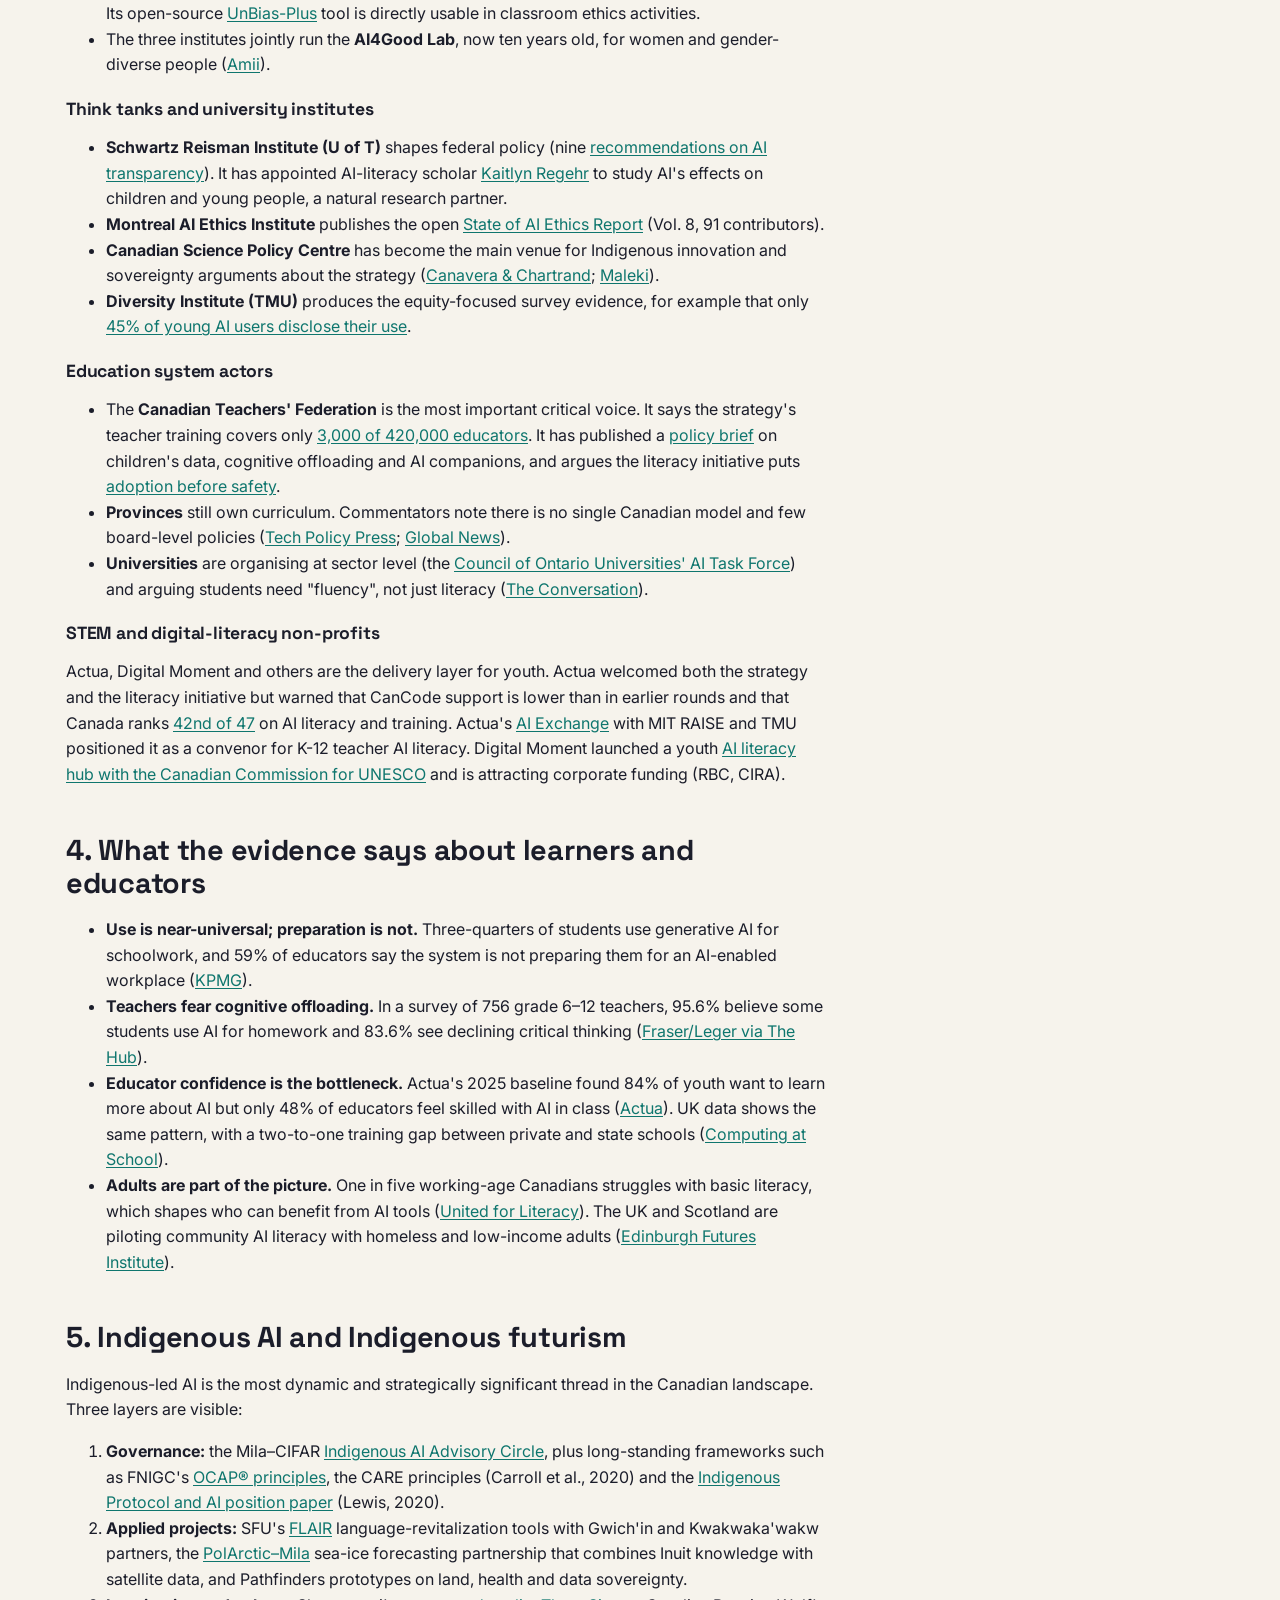
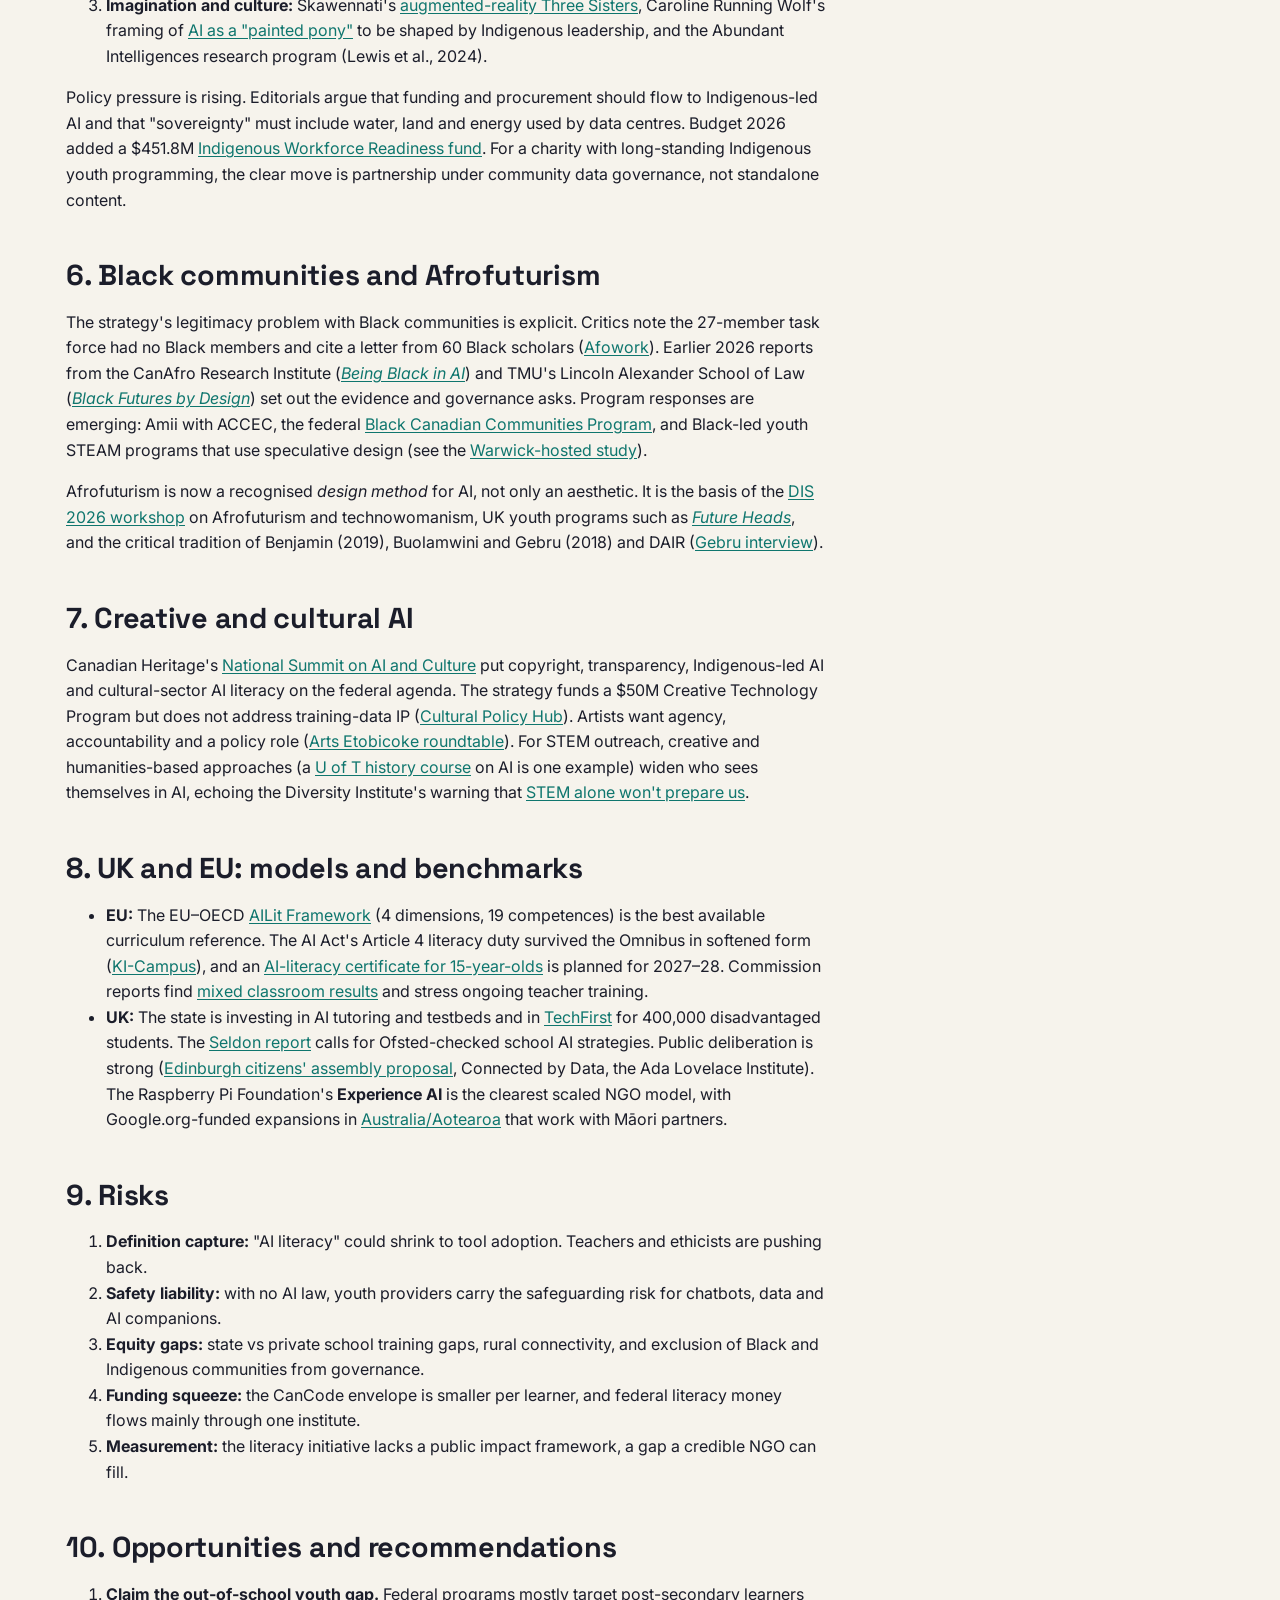
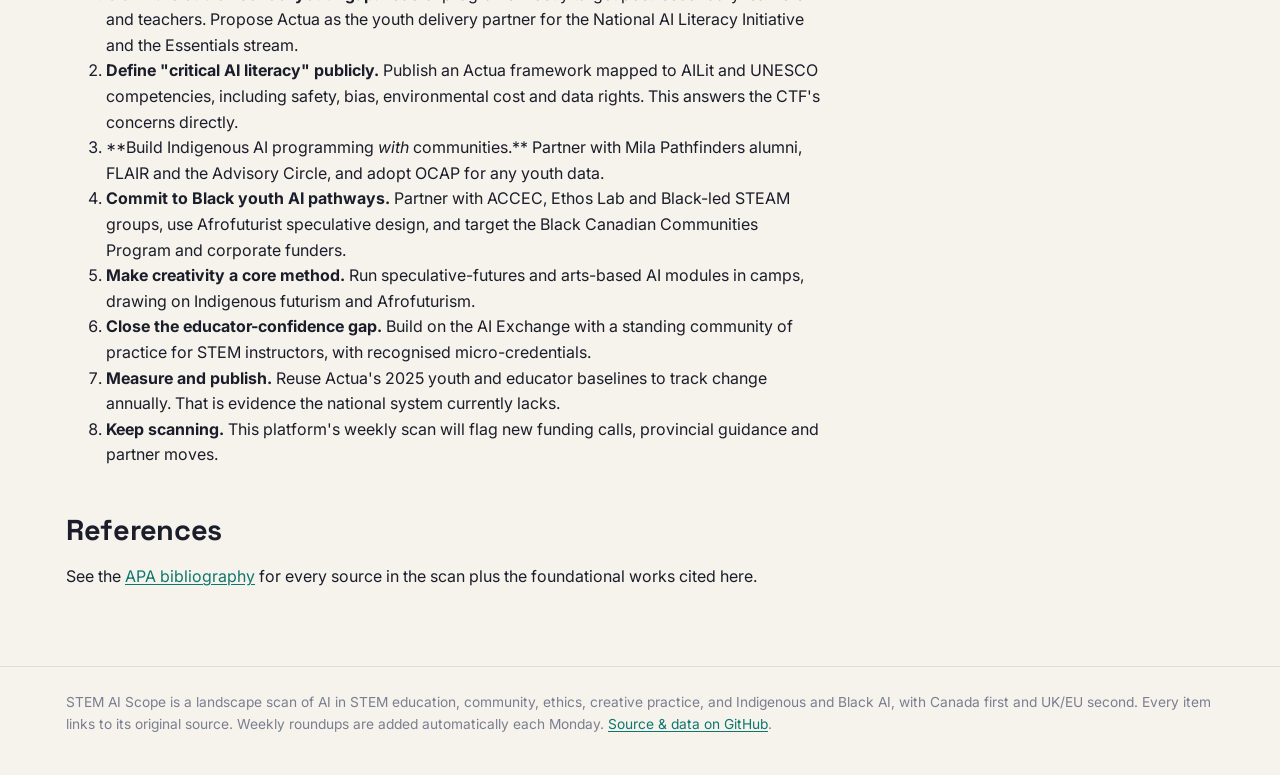
<file: brief.html>
<!doctype html>
<html lang="en">
<head>
<meta charset="utf-8">
<meta name="viewport" content="width=device-width, initial-scale=1">
<title>Strategy brief · STEM AI Scope</title>
<meta name="description" content="Roughly 2,000-word strategy brief on AI in STEM education, community and Indigenous and Black AI.">
<link rel="icon" href="data:image/svg+xml,%3Csvg xmlns='http://www.w3.org/2000/svg' viewBox='0 0 32 32'%3E%3Ccircle cx='16' cy='16' r='14' fill='none' stroke='%23c2410c' stroke-width='3'/%3E%3Ccircle cx='16' cy='16' r='4' fill='%236d28d9'/%3E%3C/svg%3E">
<link rel="preconnect" href="https://fonts.googleapis.com"><link rel="preconnect" href="https://fonts.gstatic.com" crossorigin>
<link href="https://fonts.googleapis.com/css2?family=Inter:wght@400;500;600;700&family=Space+Grotesk:wght@500;600;700&display=swap" rel="stylesheet">
<link rel="stylesheet" href="assets/style.css">
</head>
<body data-page="doc" data-src="content/brief.md">
<main>

<div class="wrap" style="margin-top:32px">
  <div class="doc-layout"><article class="prose" id="doc"><p class="faint">Loading…</p></article><aside><div class="toc" id="toc"></div></aside></div>
</div>

</main>
<script>if (location.protocol === "file:") document.write('<script src="data/bundle.js"><\/script>');</script>
<script src="assets/app.js"></script>
</body>
</html>
</file>
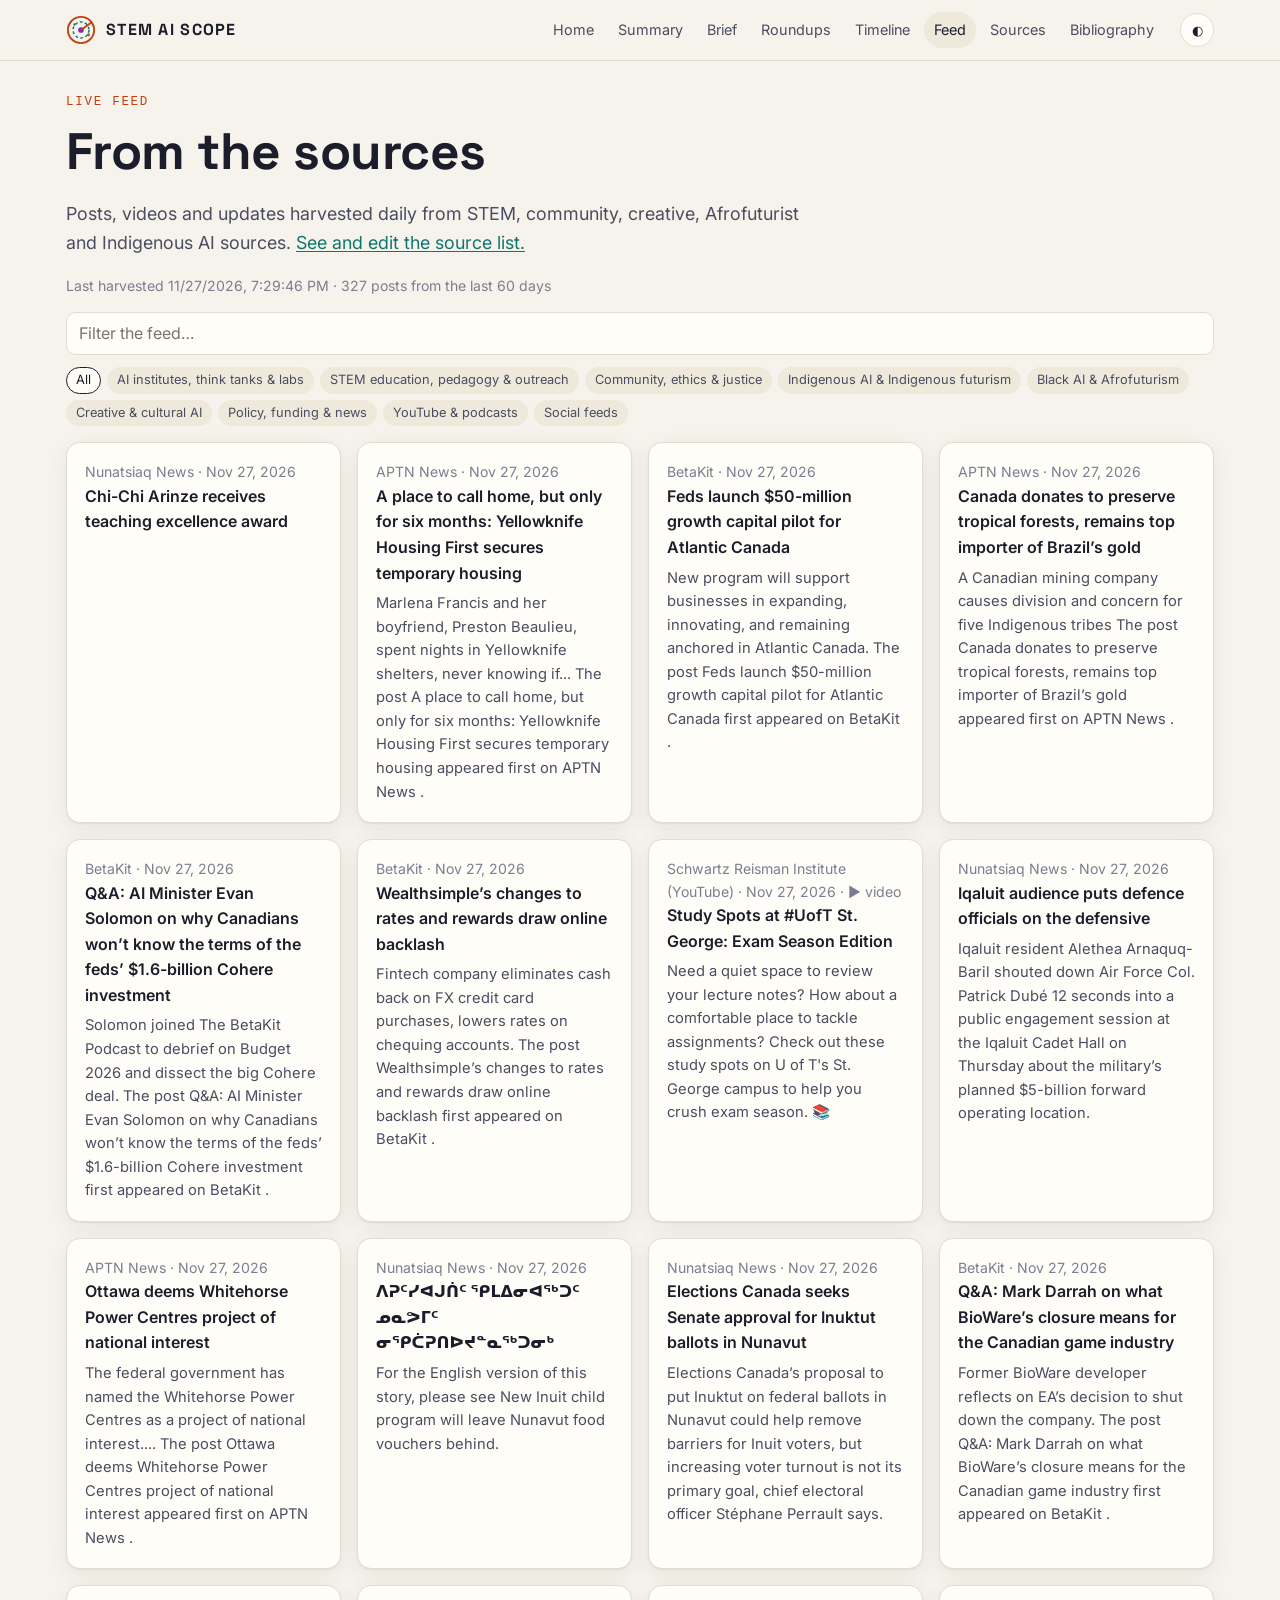
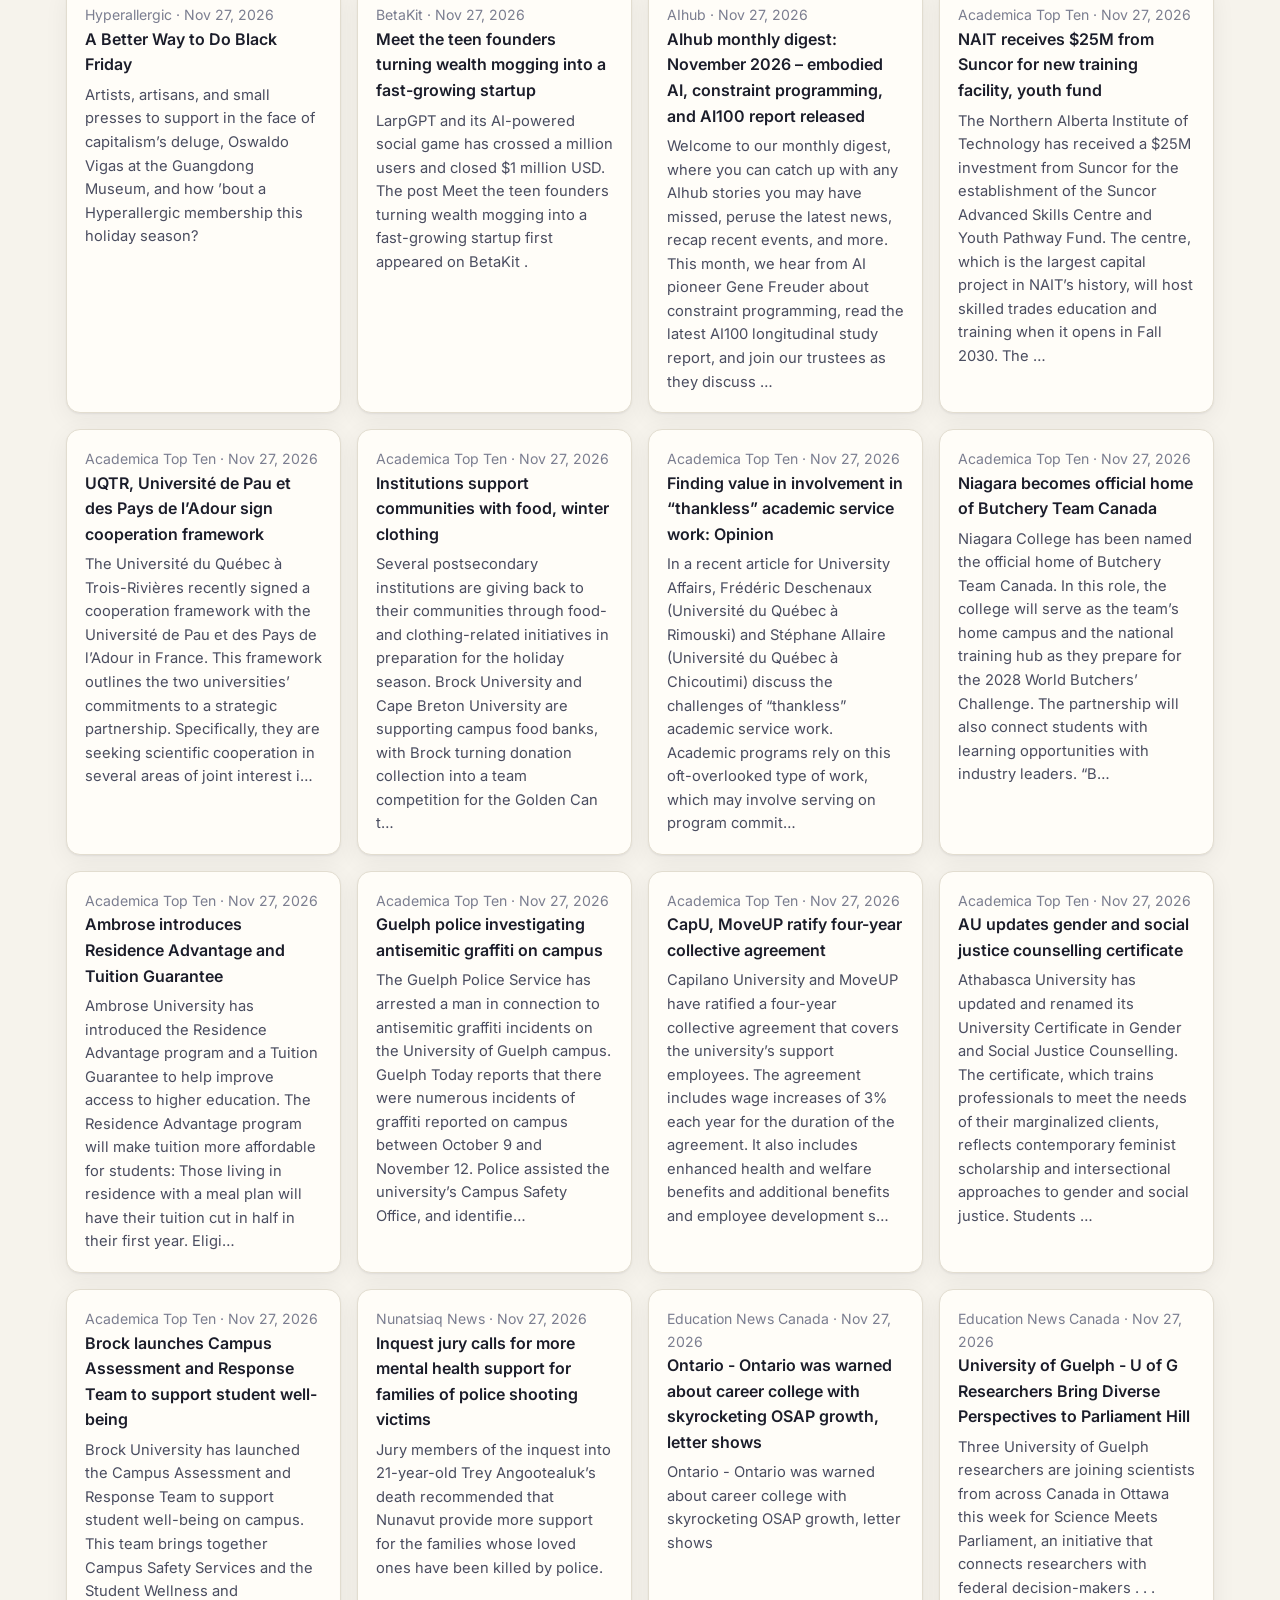
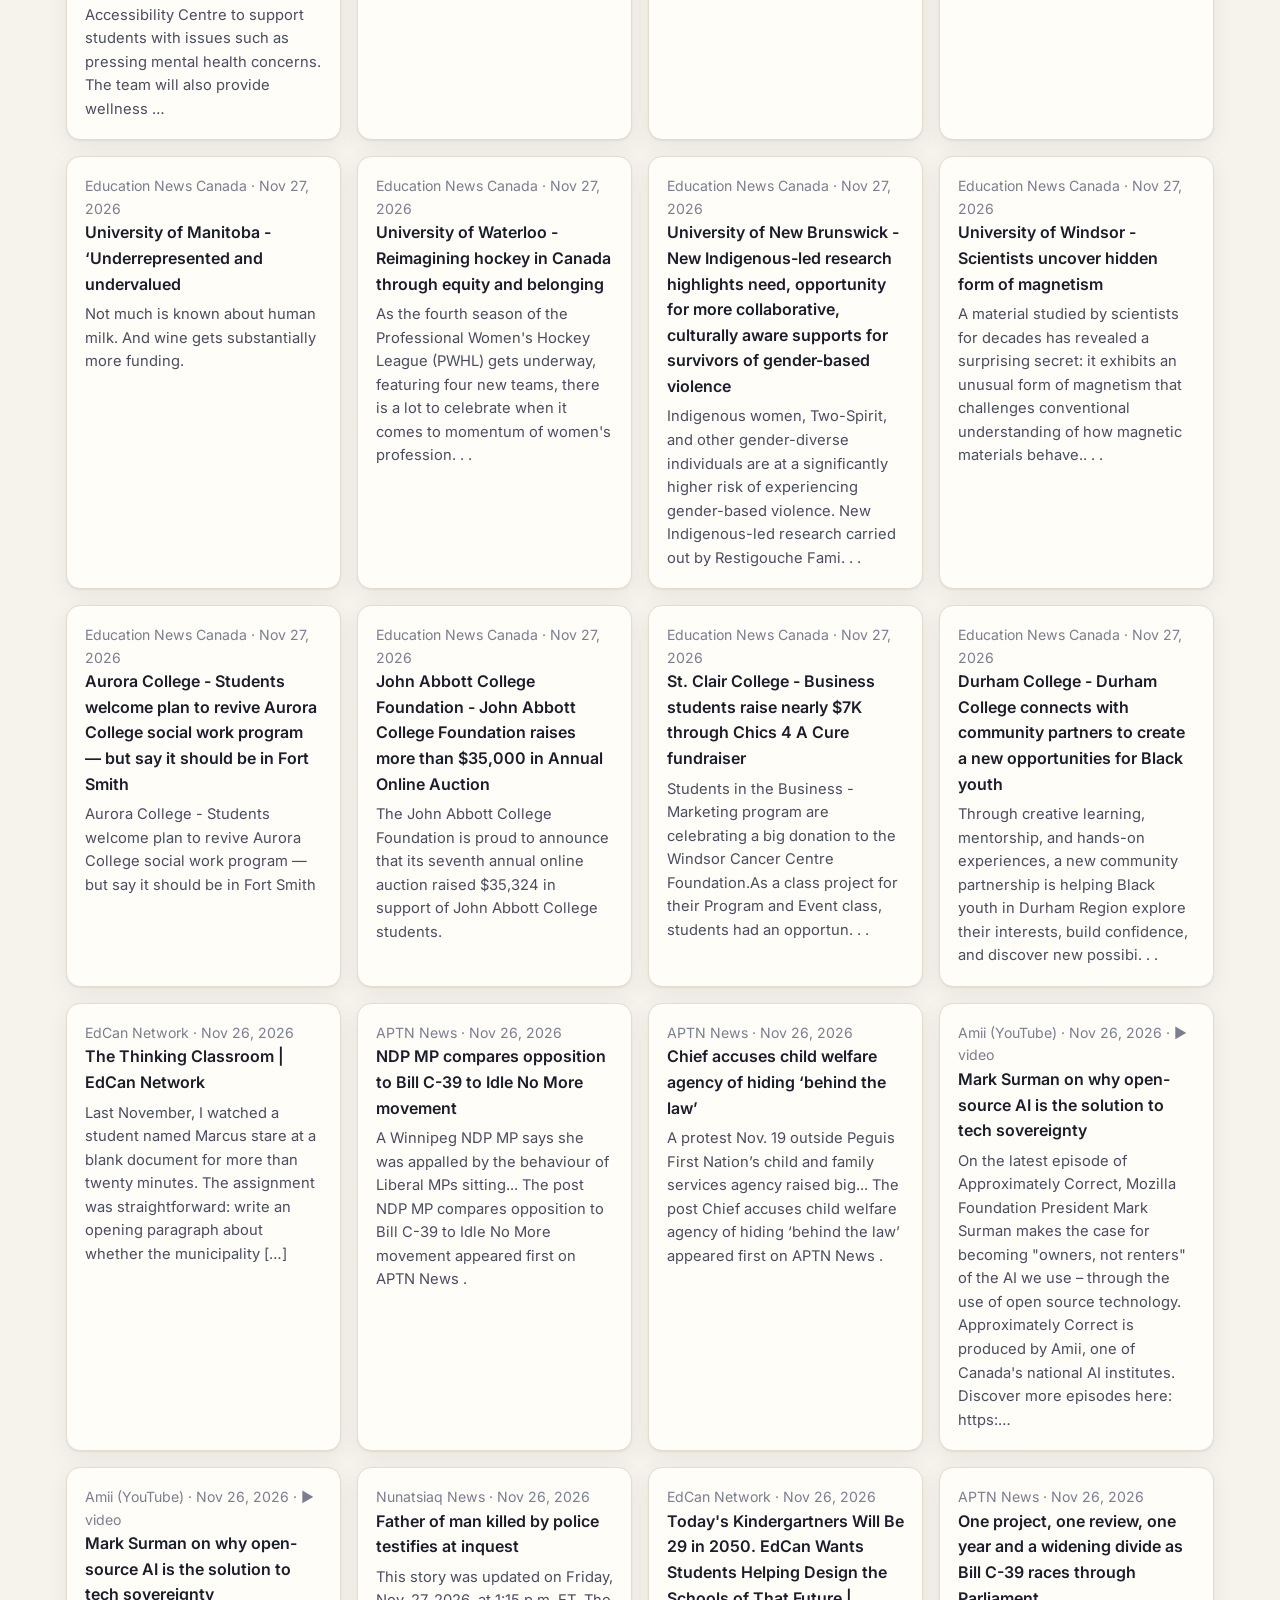
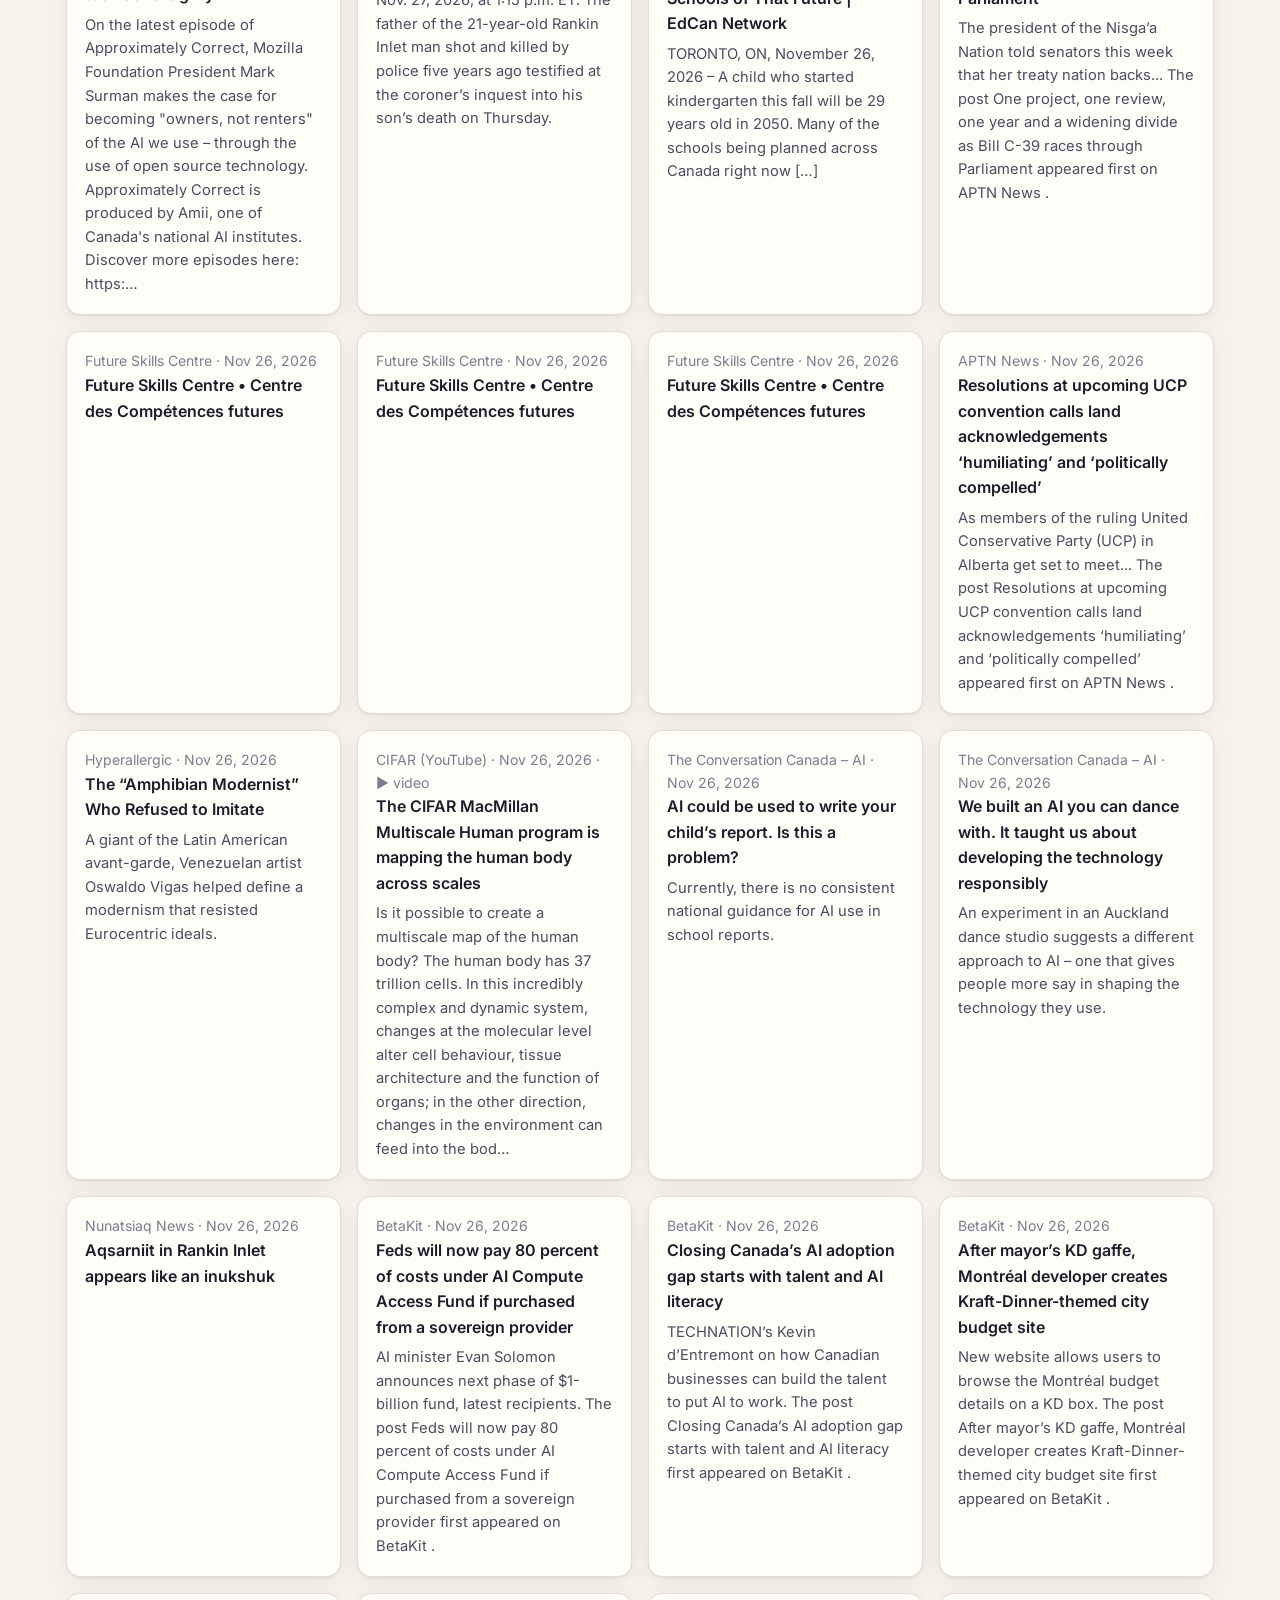
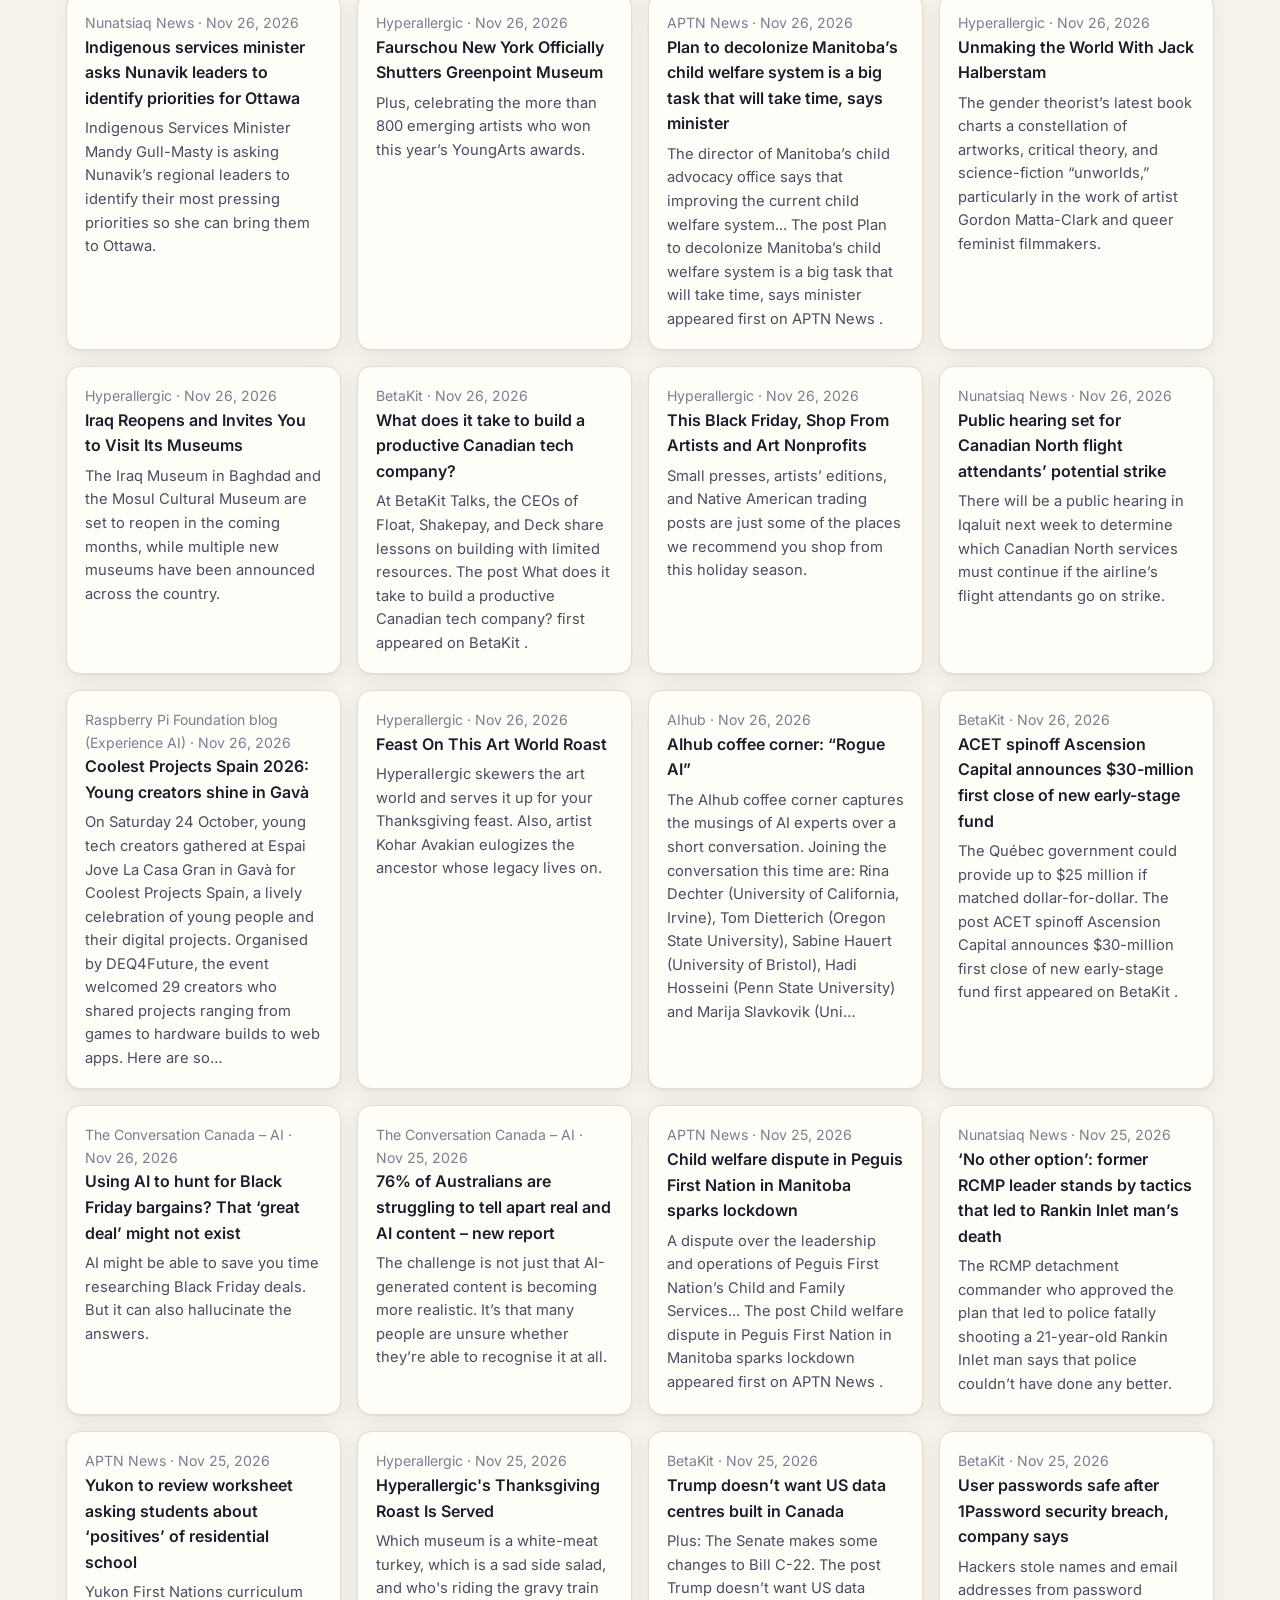
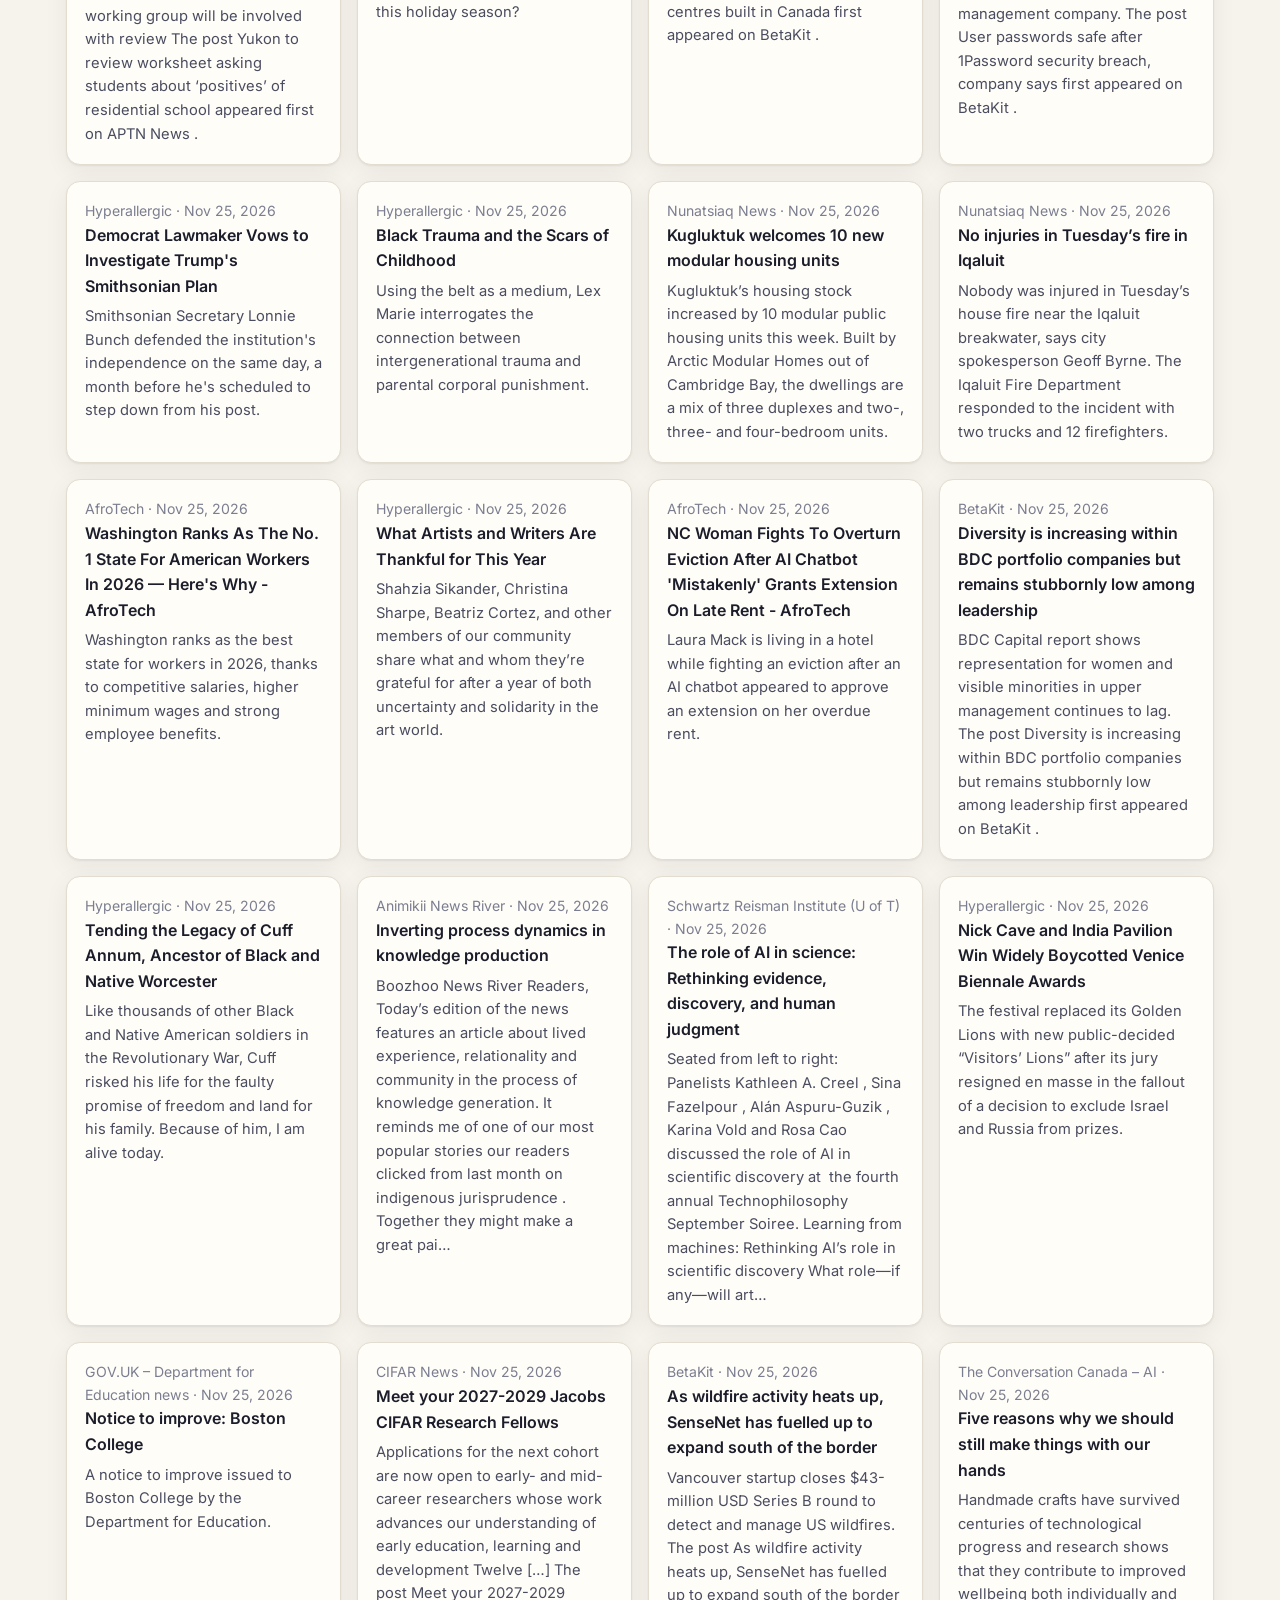
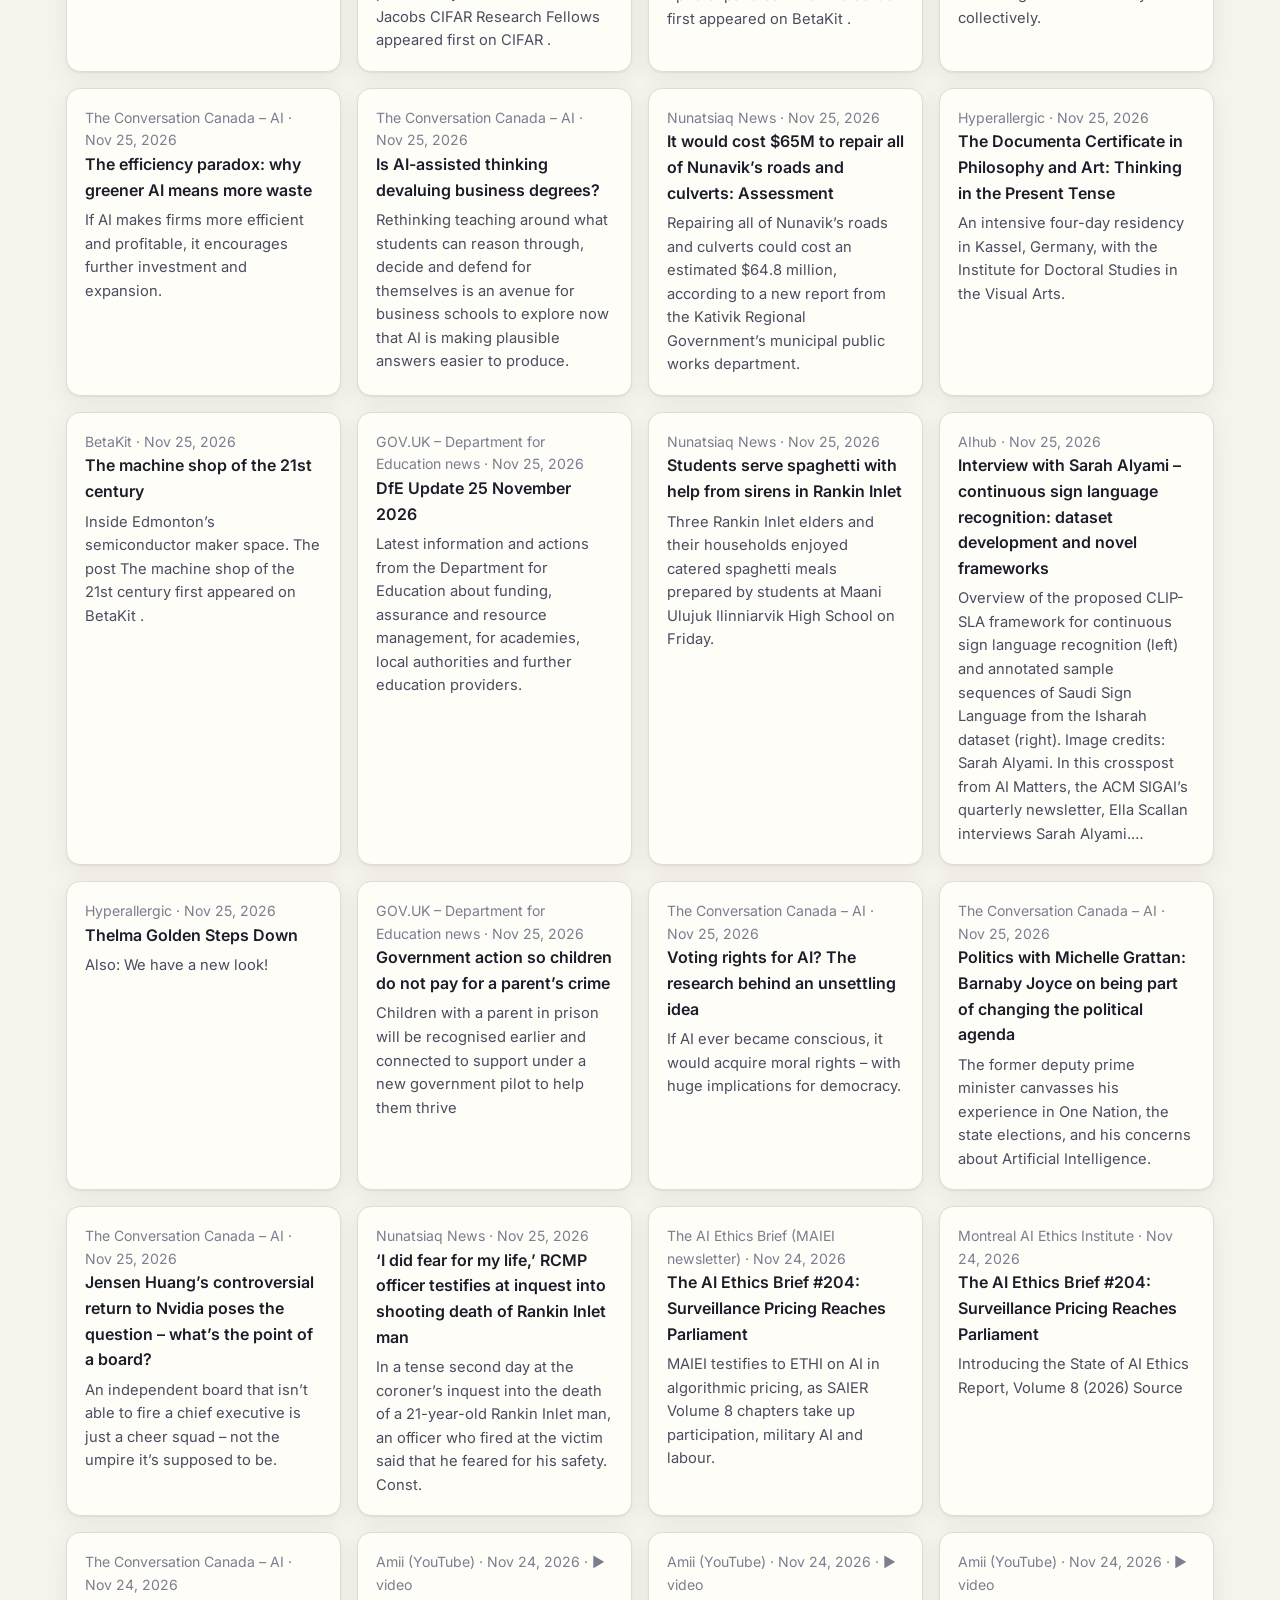
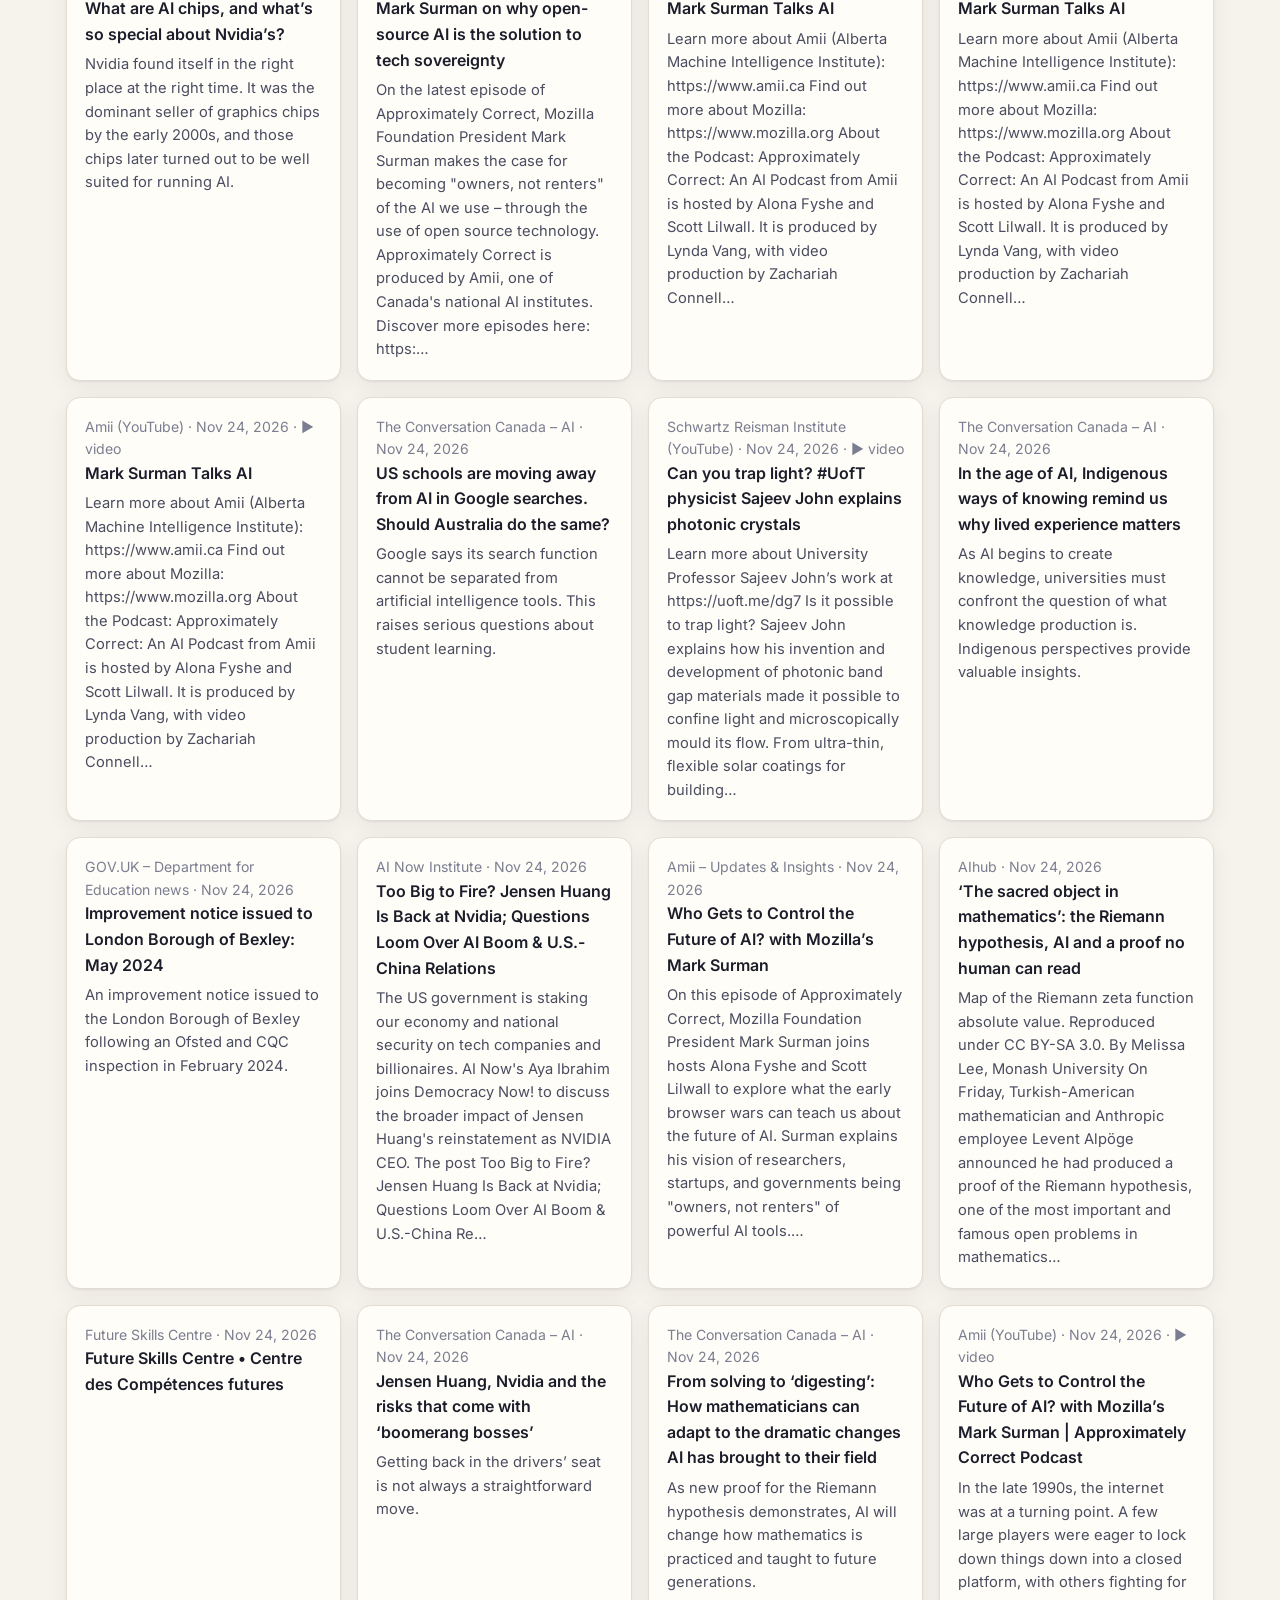
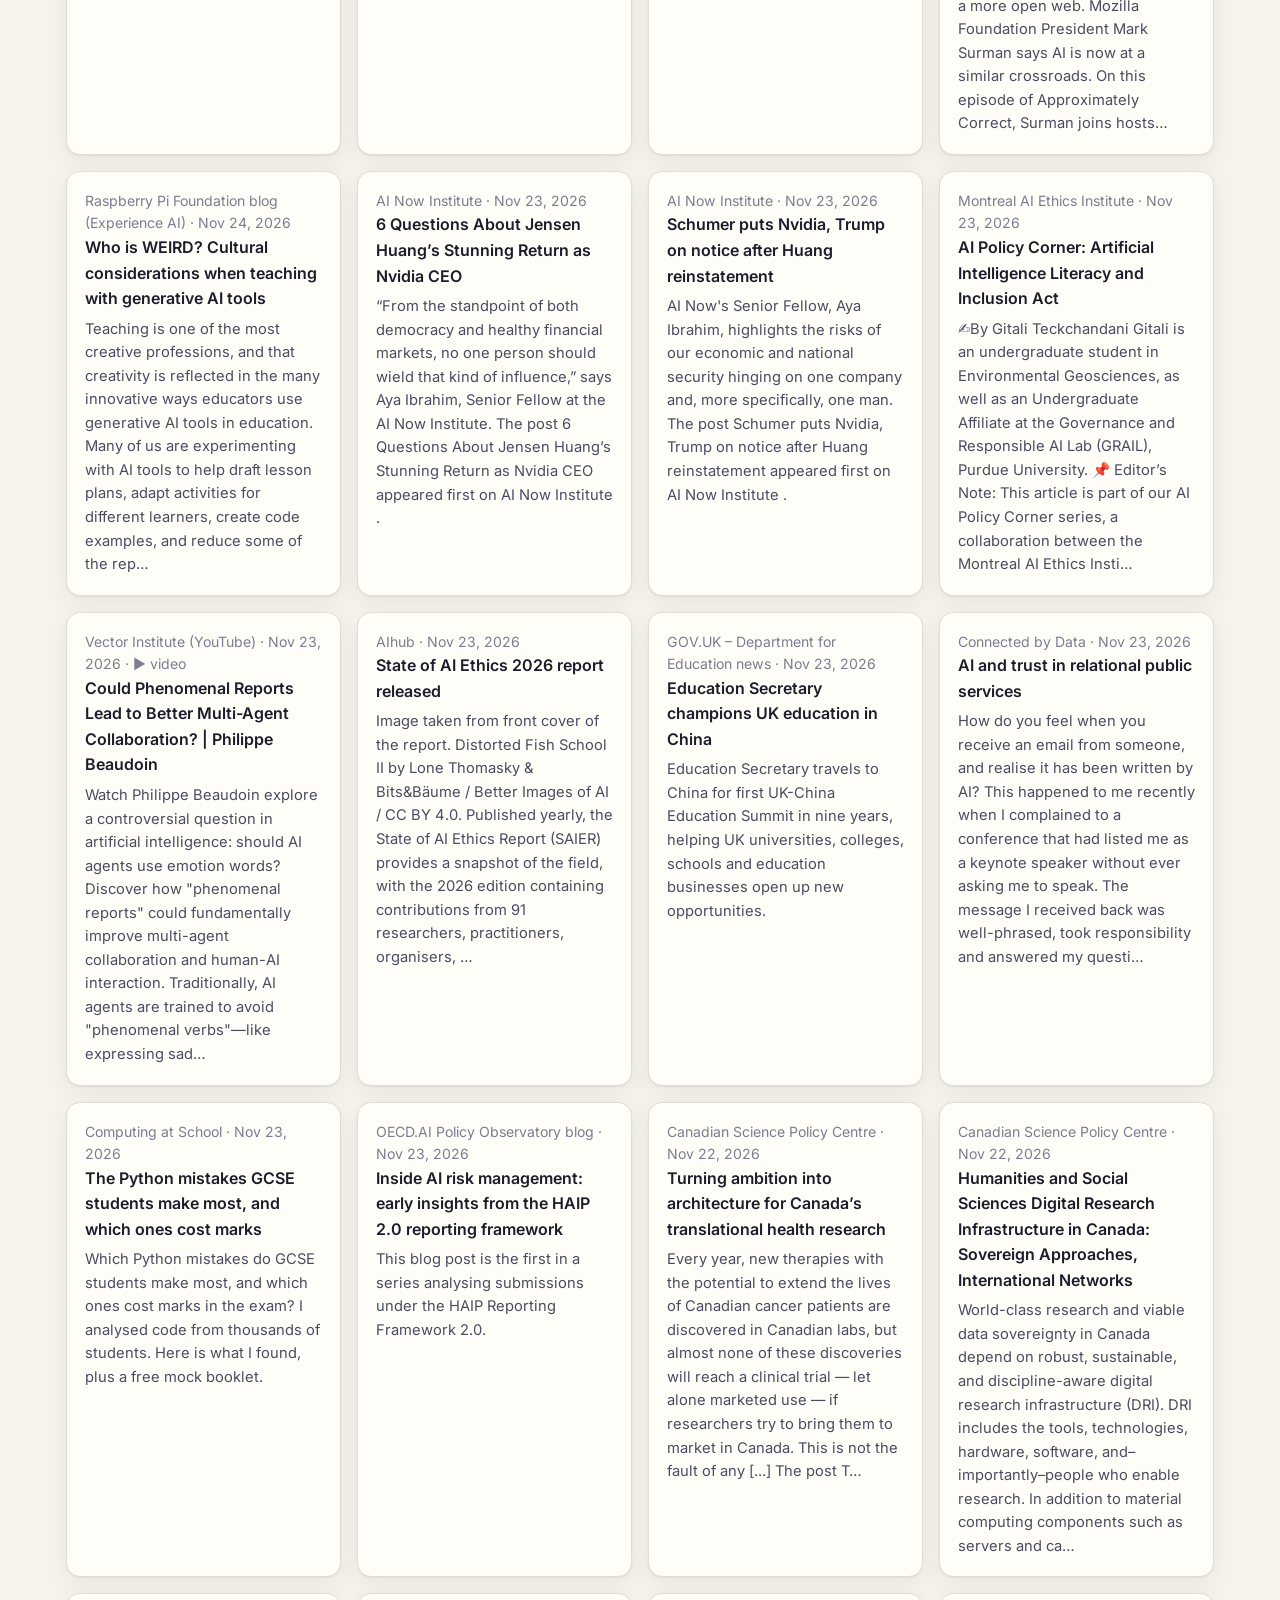
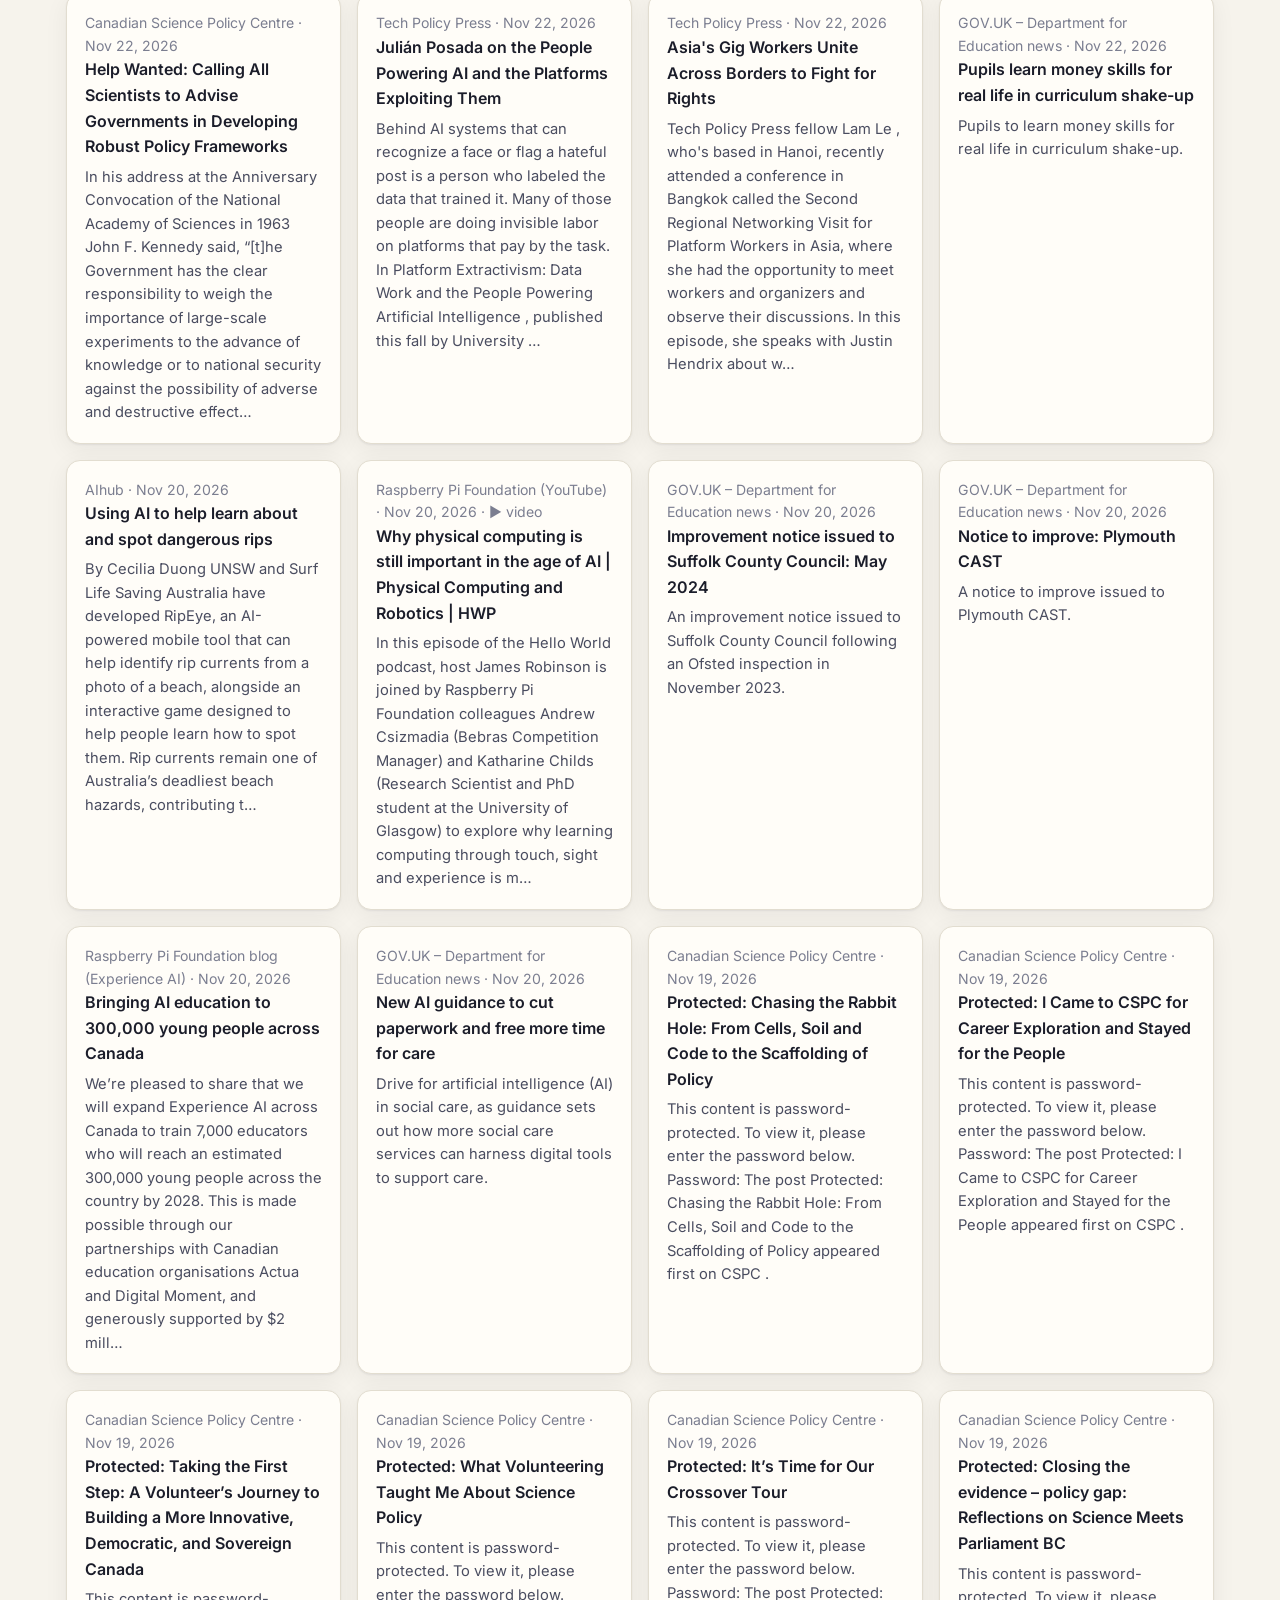
<file: feed.html>
<!doctype html>
<html lang="en">
<head>
<meta charset="utf-8">
<meta name="viewport" content="width=device-width, initial-scale=1">
<title>Feed · STEM AI Scope</title>
<meta name="description" content="Blog, YouTube and social posts harvested from the tracked sources.">
<link rel="icon" href="data:image/svg+xml,%3Csvg xmlns='http://www.w3.org/2000/svg' viewBox='0 0 32 32'%3E%3Ccircle cx='16' cy='16' r='14' fill='none' stroke='%23c2410c' stroke-width='3'/%3E%3Ccircle cx='16' cy='16' r='4' fill='%236d28d9'/%3E%3C/svg%3E">
<link rel="preconnect" href="https://fonts.googleapis.com"><link rel="preconnect" href="https://fonts.gstatic.com" crossorigin>
<link href="https://fonts.googleapis.com/css2?family=Inter:wght@400;500;600;700&family=Space+Grotesk:wght@500;600;700&display=swap" rel="stylesheet">
<link rel="stylesheet" href="assets/style.css">
</head>
<body data-page="feed">
<main>

<div class="wrap">
  <div class="kicker" style="margin-top:32px">Live feed</div>
  <h1>From the sources</h1>
  <p class="lede">Posts, videos and updates harvested daily from STEM, community, creative, Afrofuturist and Indigenous AI sources. <a href="sources.html">See and edit the source list.</a></p>
  <p class="faint" id="feedMeta"></p>
  <div class="toolbar"><input type="search" id="fq" placeholder="Filter the feed…" aria-label="Filter feed"></div>
  <div class="chips" id="feedChips" style="margin-bottom:16px"></div>
  <div class="grid g3" id="feedList"></div>
</div>

</main>
<script>if (location.protocol === "file:") document.write('<script src="data/bundle.js"><\/script>');</script>
<script src="assets/app.js"></script>
</body>
</html>
</file>
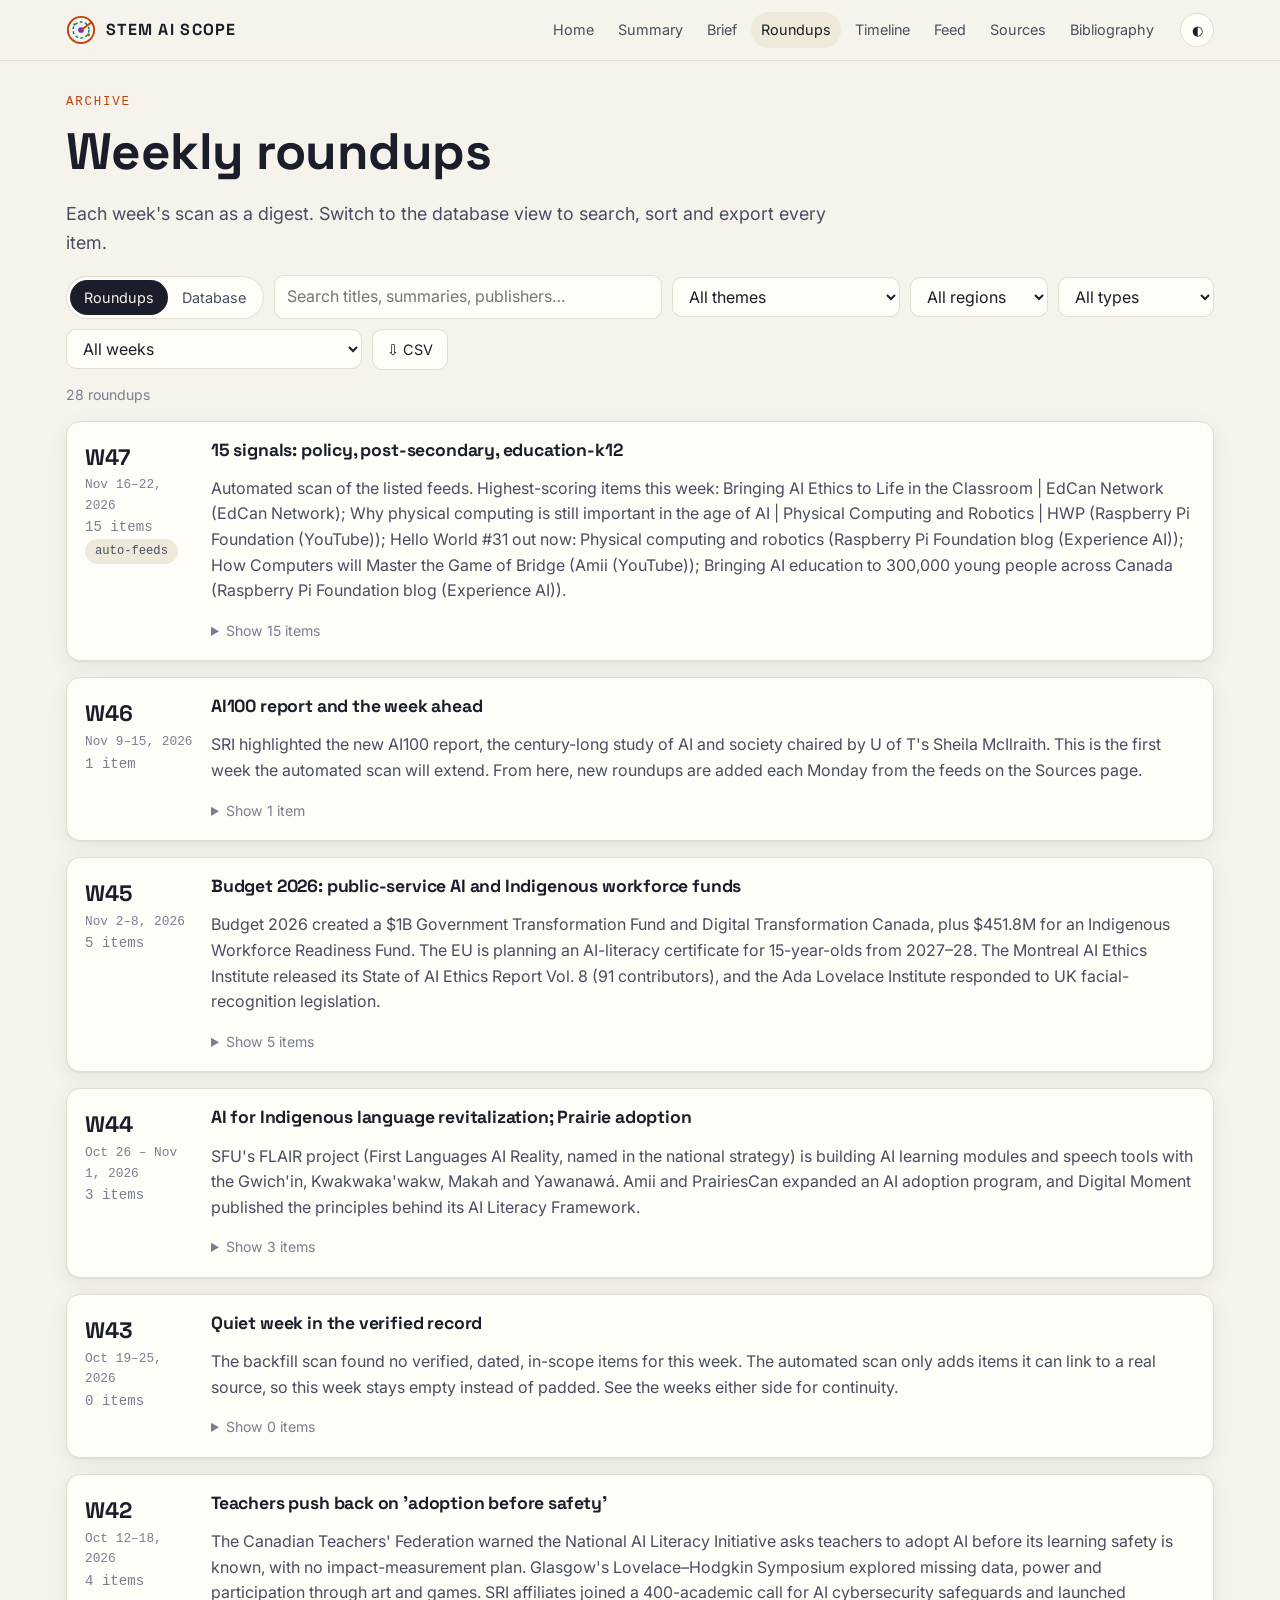
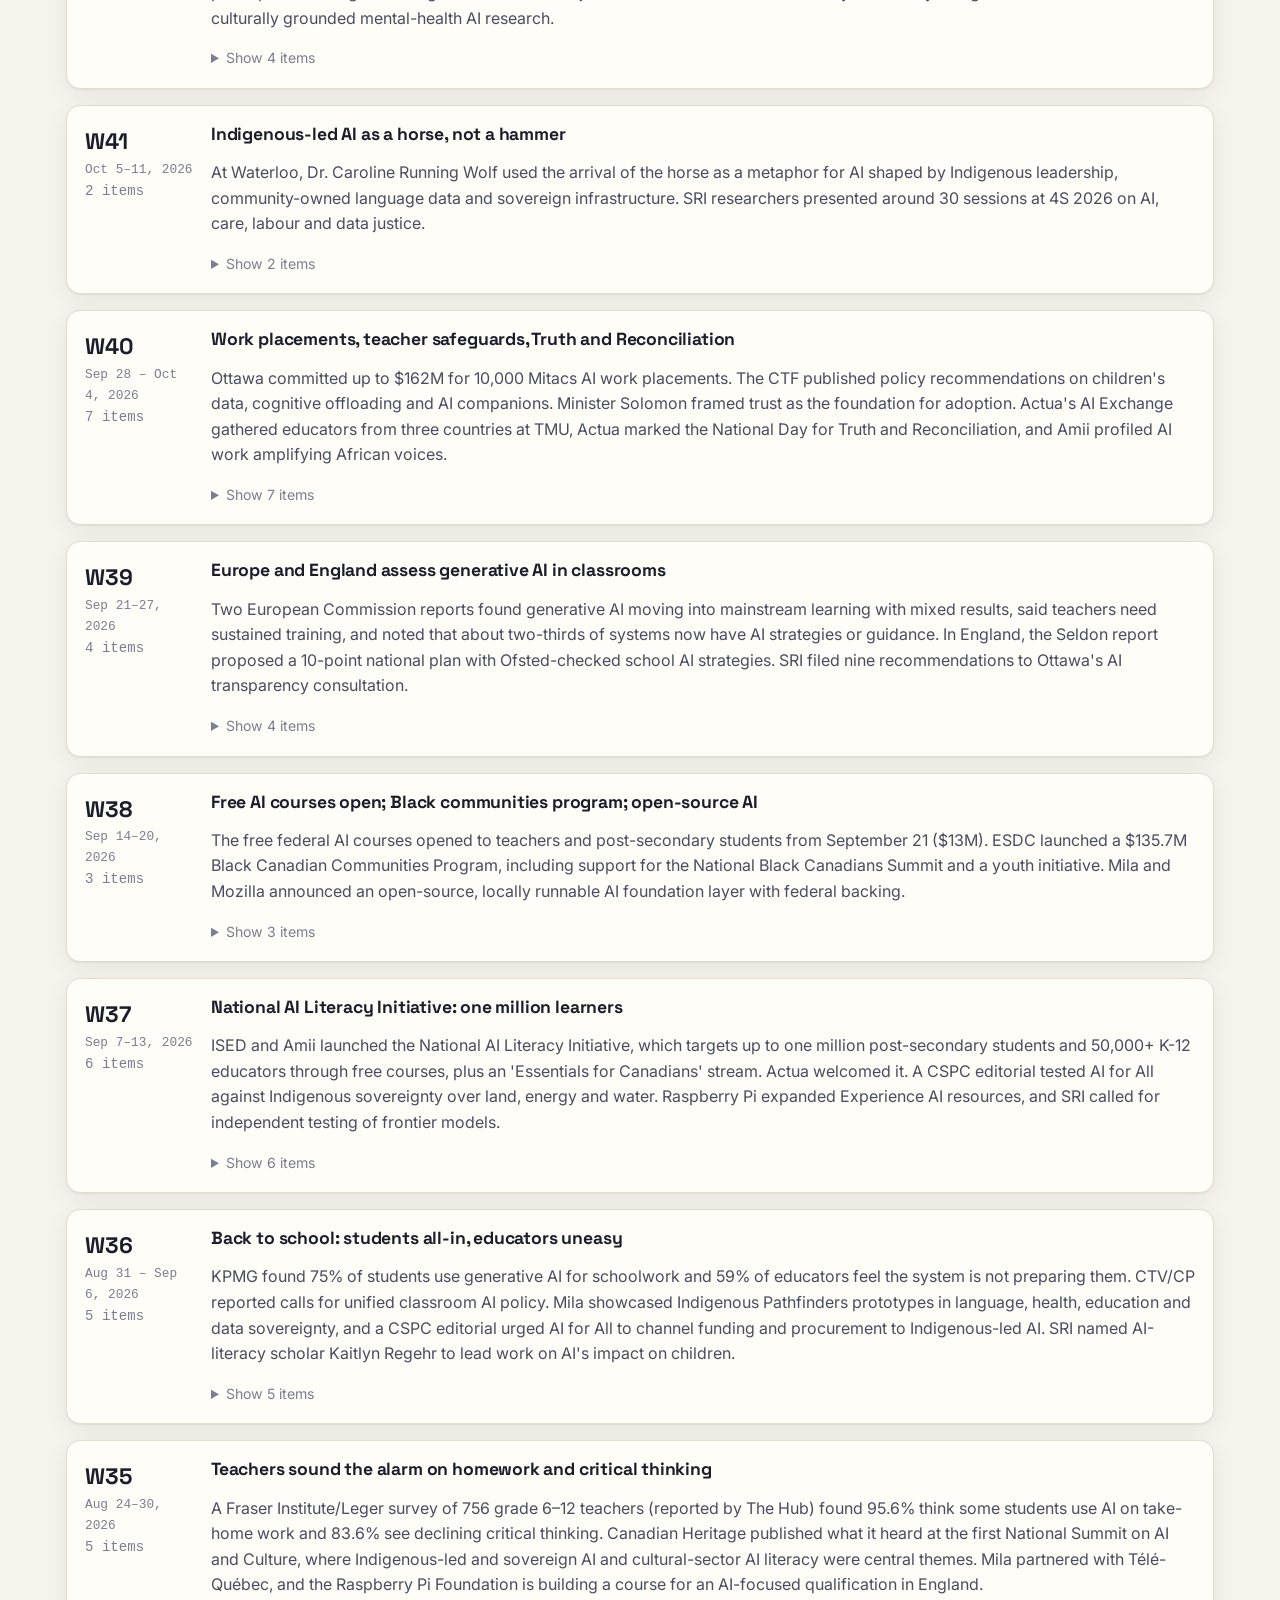
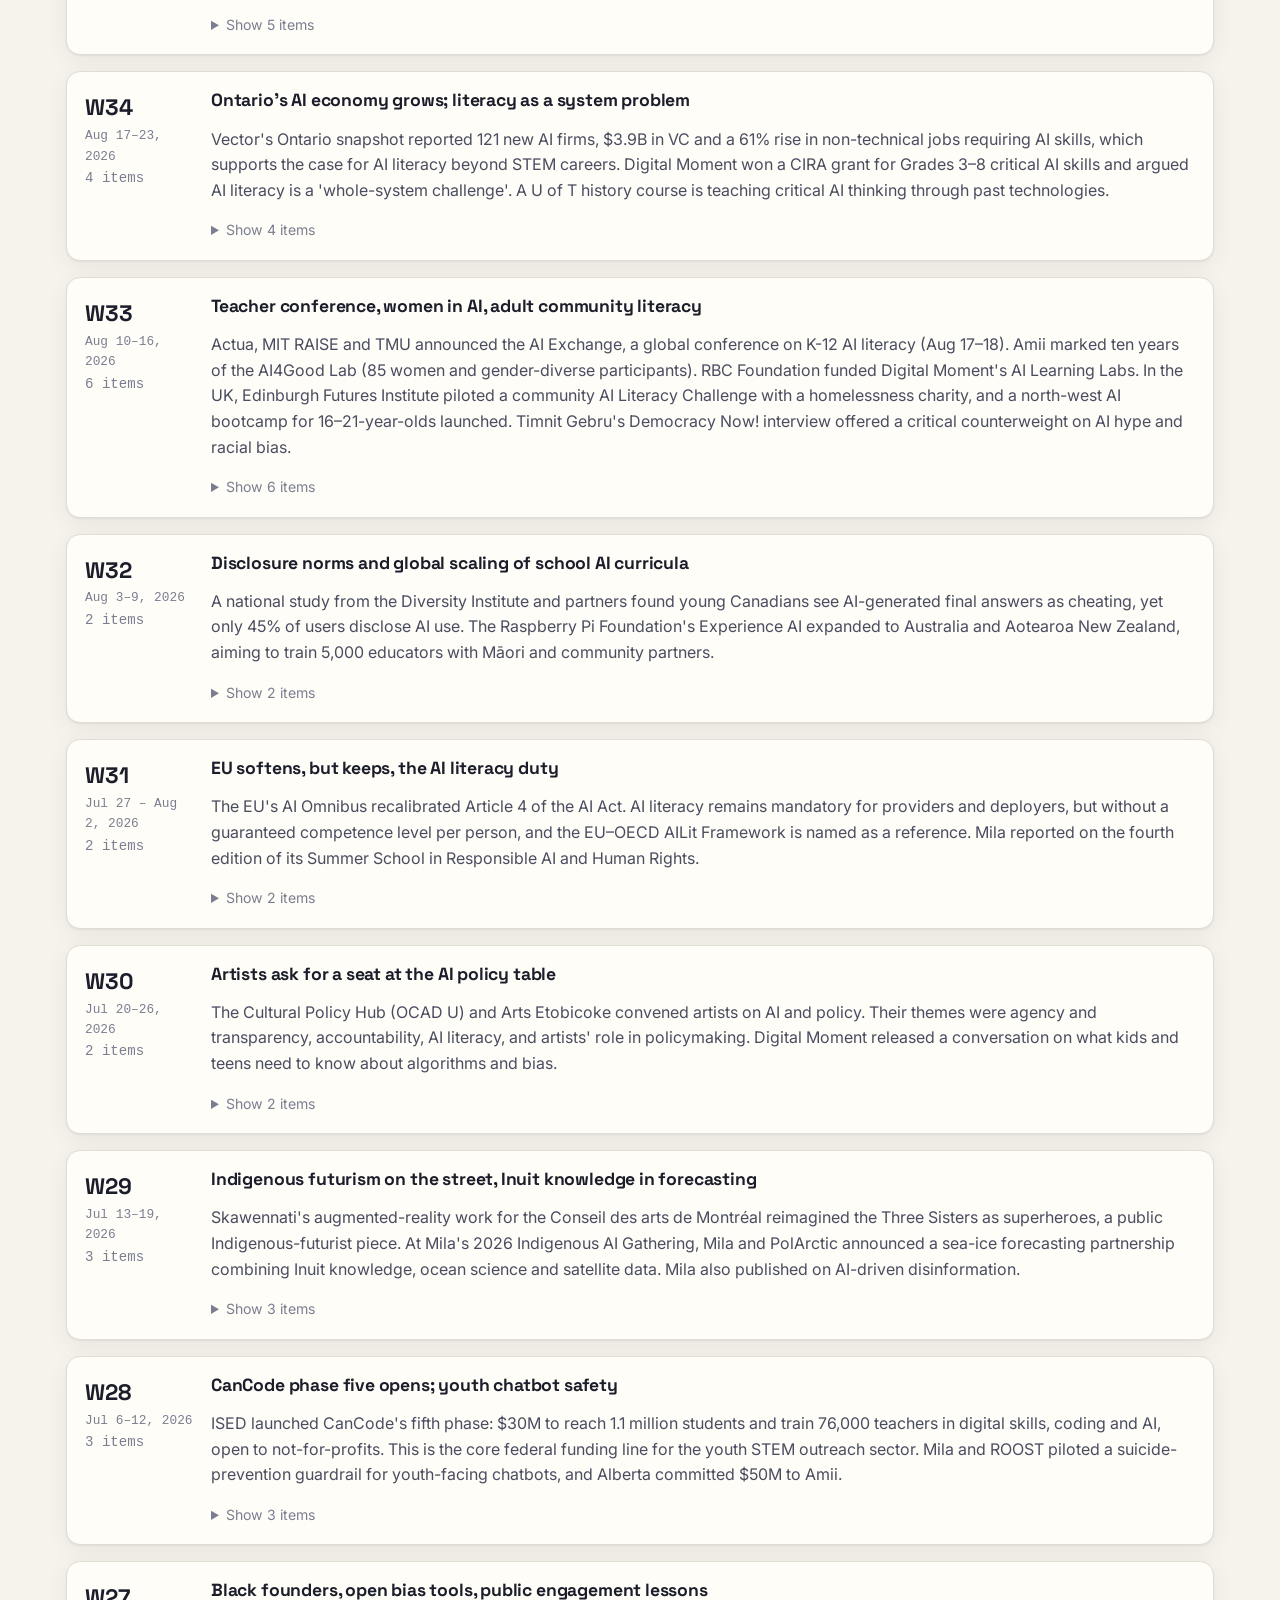
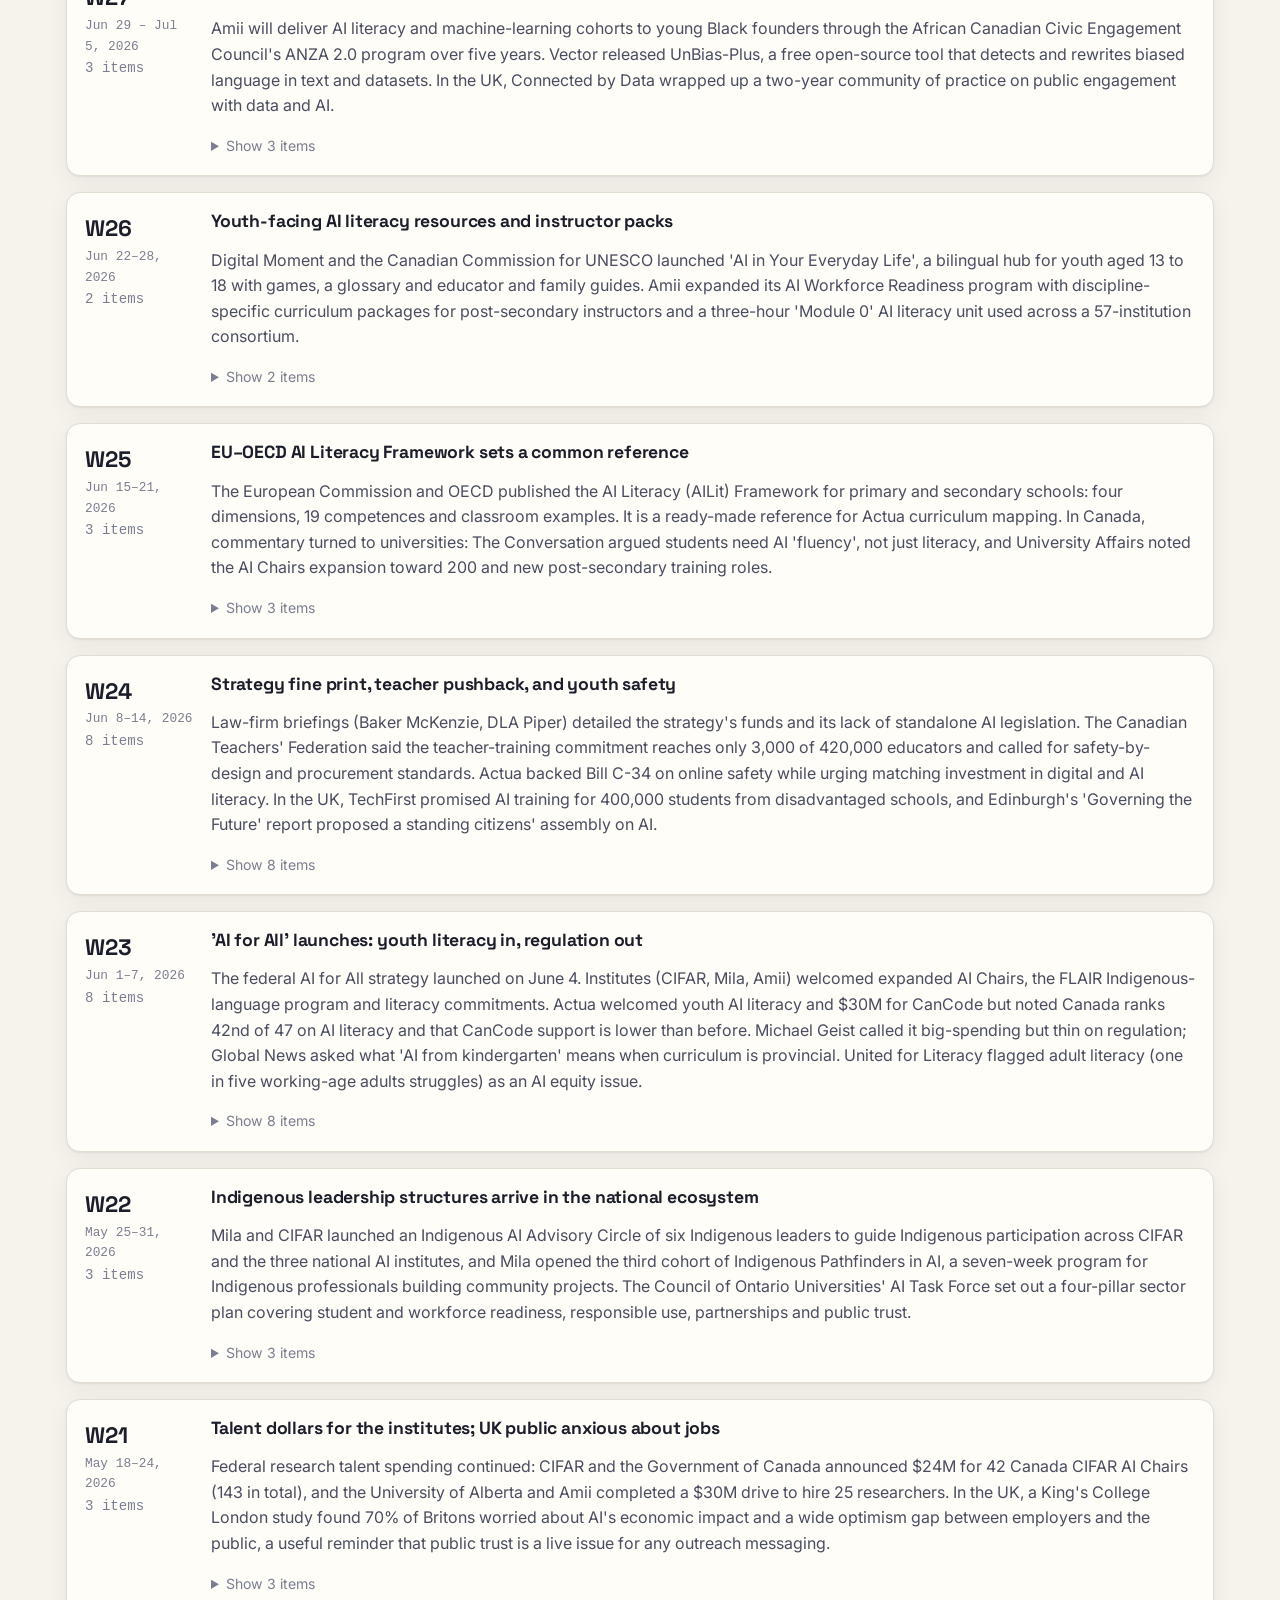
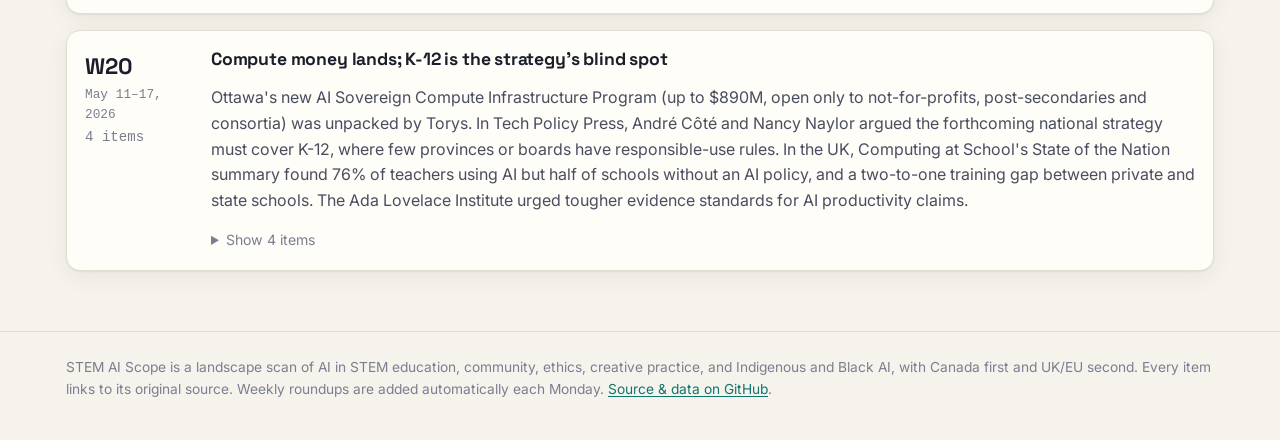
<file: roundups.html>
<!doctype html>
<html lang="en">
<head>
<meta charset="utf-8">
<meta name="viewport" content="width=device-width, initial-scale=1">
<title>Roundups · STEM AI Scope</title>
<meta name="description" content="Weekly roundups and a searchable database of every scanned item.">
<link rel="icon" href="data:image/svg+xml,%3Csvg xmlns='http://www.w3.org/2000/svg' viewBox='0 0 32 32'%3E%3Ccircle cx='16' cy='16' r='14' fill='none' stroke='%23c2410c' stroke-width='3'/%3E%3Ccircle cx='16' cy='16' r='4' fill='%236d28d9'/%3E%3C/svg%3E">
<link rel="preconnect" href="https://fonts.googleapis.com"><link rel="preconnect" href="https://fonts.gstatic.com" crossorigin>
<link href="https://fonts.googleapis.com/css2?family=Inter:wght@400;500;600;700&family=Space+Grotesk:wght@500;600;700&display=swap" rel="stylesheet">
<link rel="stylesheet" href="assets/style.css">
</head>
<body data-page="roundups">
<main>

<div class="wrap">
  <div class="kicker" style="margin-top:32px">Archive</div>
  <h1>Weekly roundups</h1>
  <p class="lede">Each week's scan as a digest. Switch to the database view to search, sort and export every item.</p>
  <div class="toolbar">
    <div class="tabs" role="tablist"><button data-v="weeks" role="tab">Roundups</button><button data-v="table" role="tab">Database</button></div>
    <input type="search" id="q" placeholder="Search titles, summaries, publishers…" aria-label="Search">
    <select id="fGroup" aria-label="Theme"></select><select id="fRegion" aria-label="Region"></select>
    <select id="fKind" aria-label="Type"></select><select id="fWeek" aria-label="Week"></select>
    <button class="btn" id="csv">⇩ CSV</button>
  </div>
  <p class="faint" id="count"></p>
  <div id="weeks"></div>
  <div id="tableView" hidden><div class="table-wrap"><table>
    <thead><tr><th data-k="date">Date</th><th data-k="title">Item</th><th data-k="publisher">Publisher</th><th data-k="region">Region</th><th data-k="kind">Type</th><th>Topics</th><th data-k="week">Week</th></tr></thead>
    <tbody id="tbody"></tbody></table></div></div>
</div>

</main>
<script>if (location.protocol === "file:") document.write('<script src="data/bundle.js"><\/script>');</script>
<script src="assets/app.js"></script>
</body>
</html>
</file>
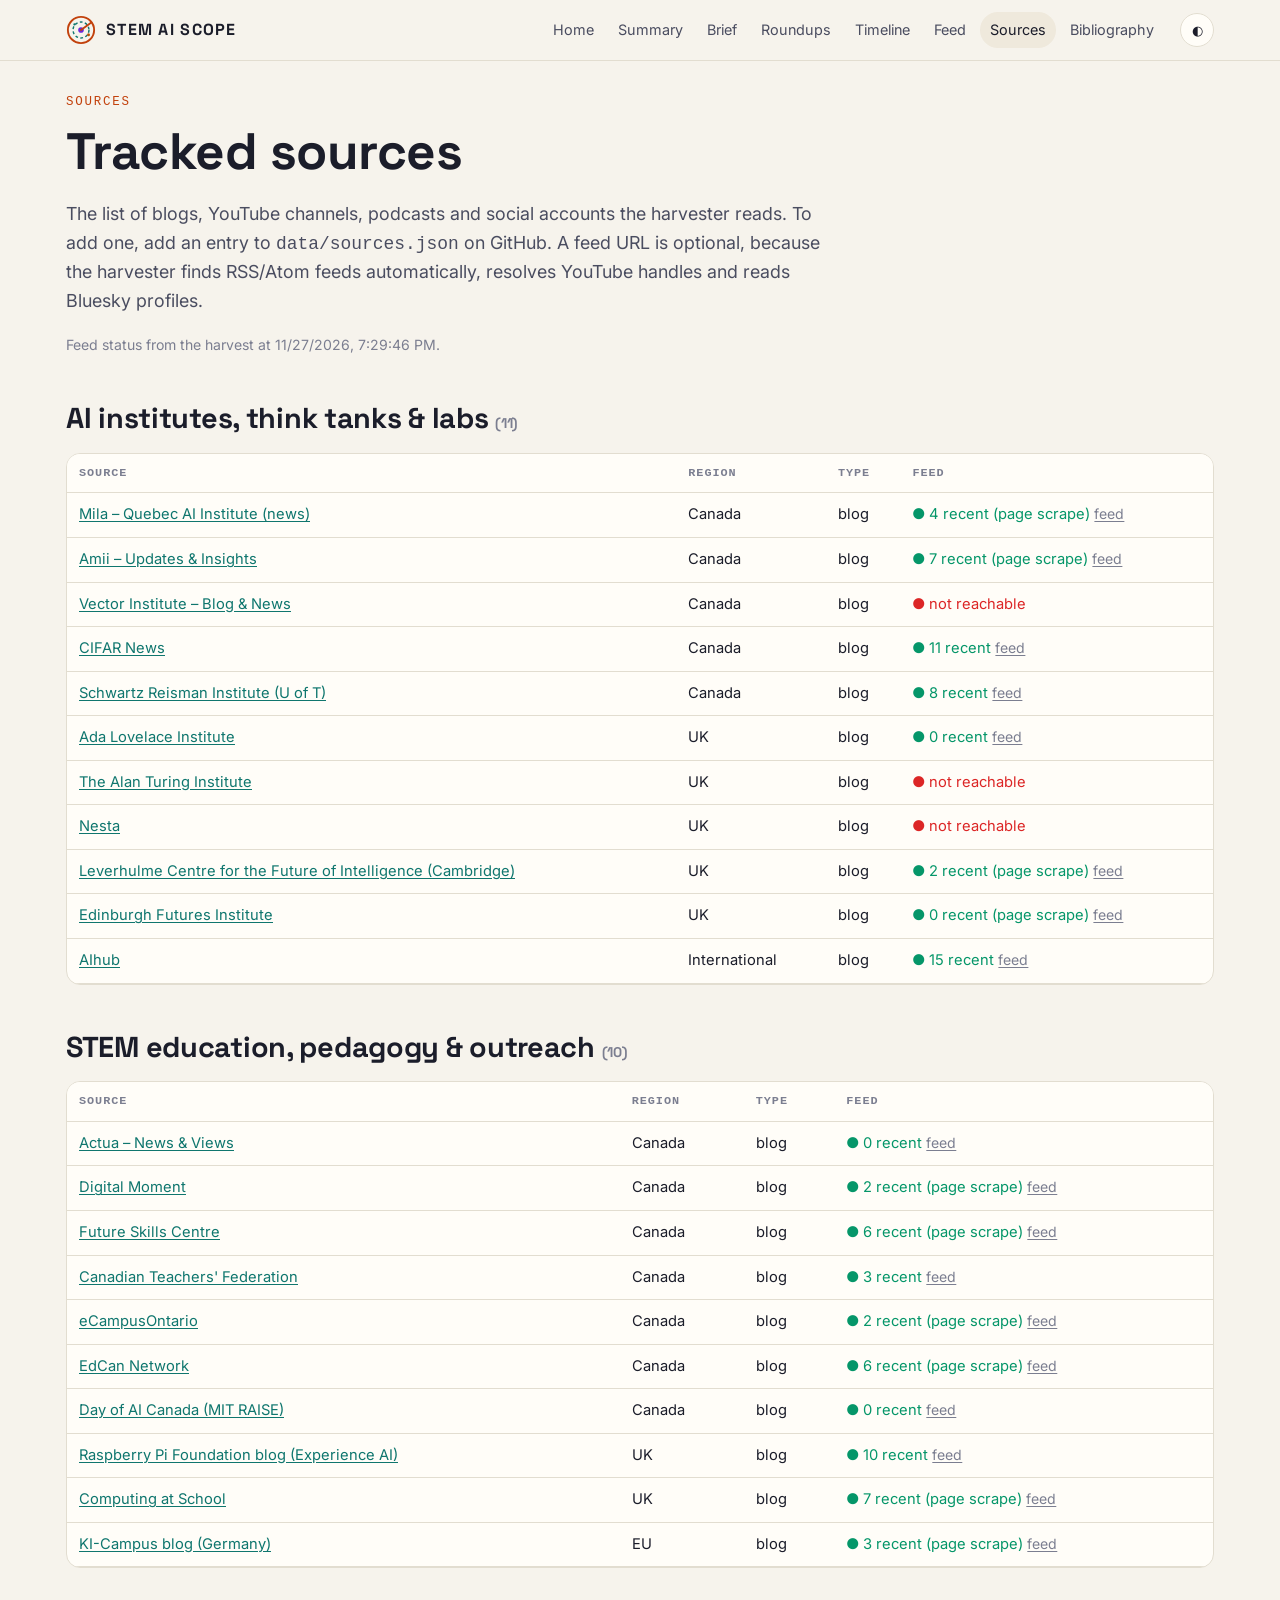
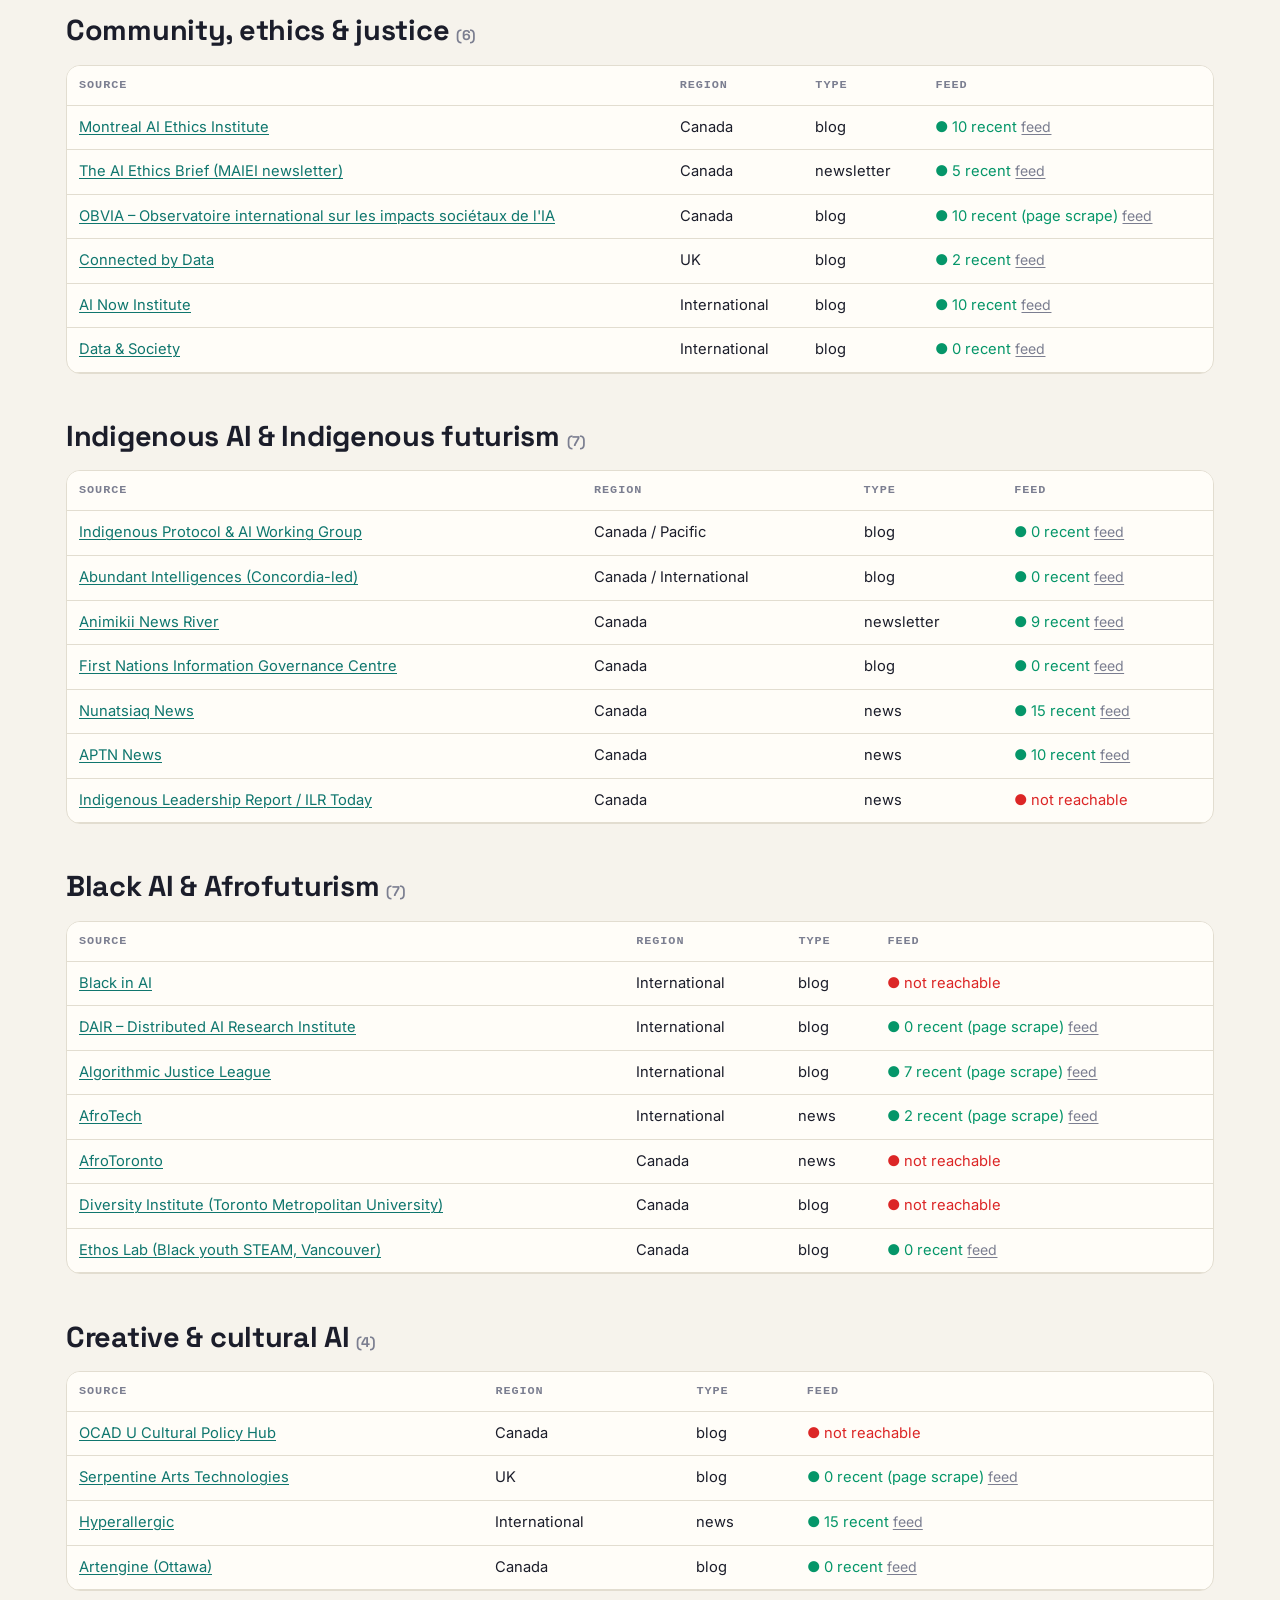
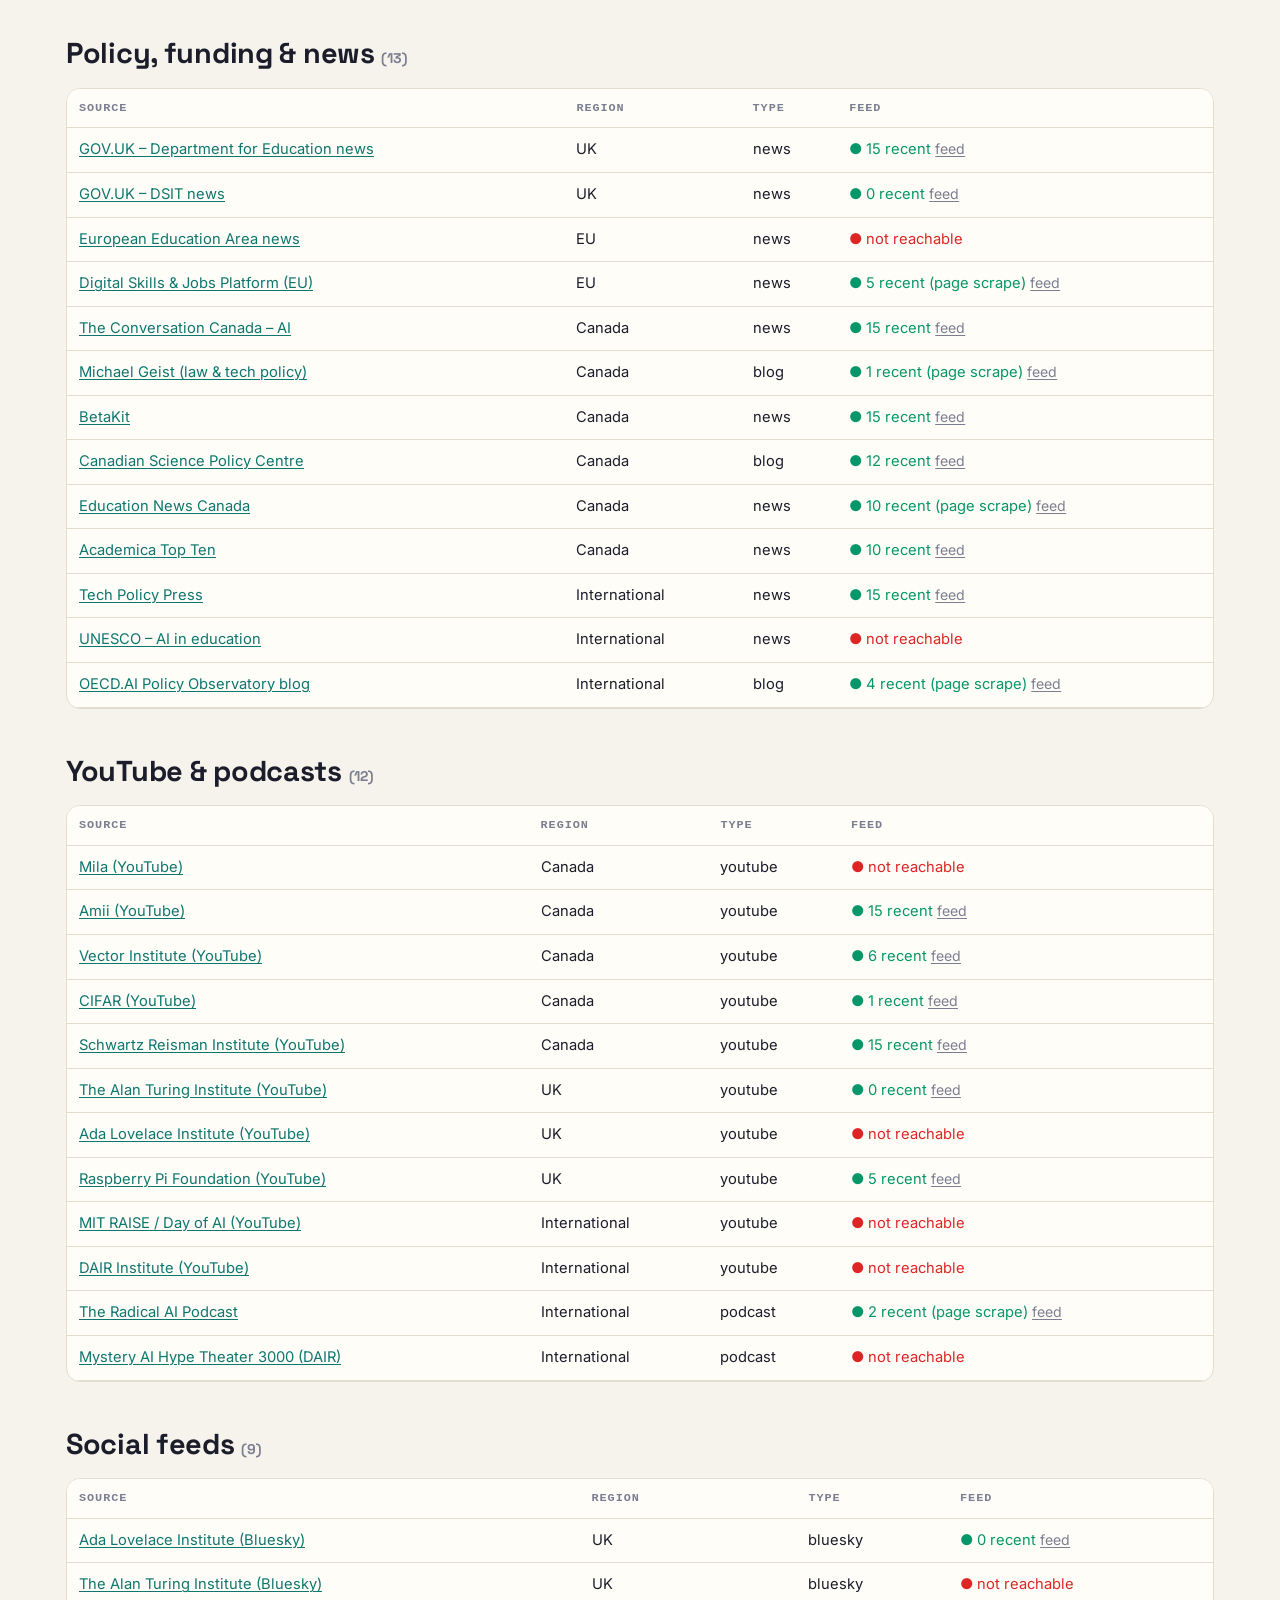
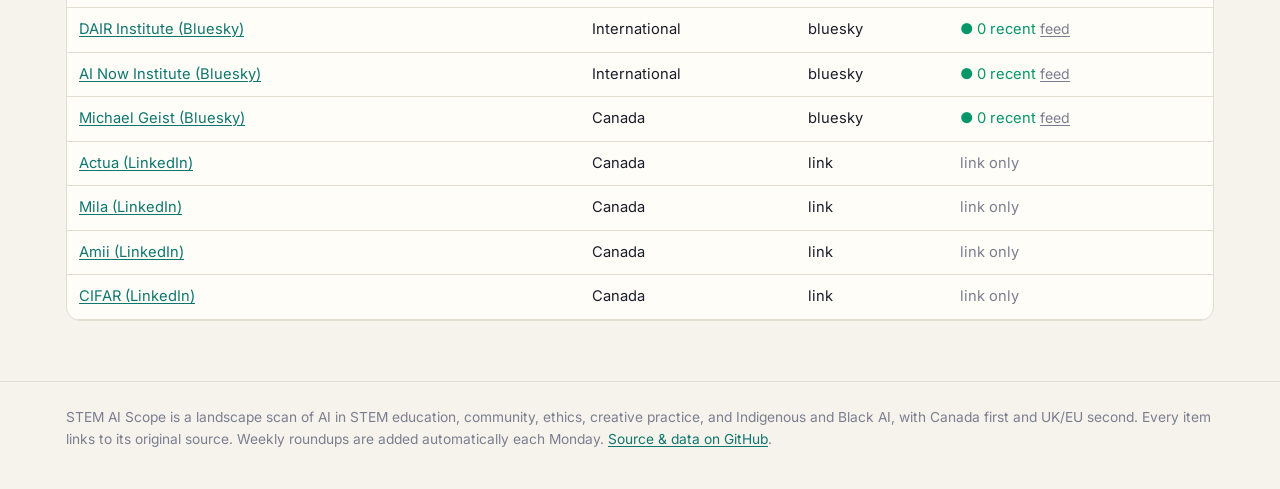
<file: sources.html>
<!doctype html>
<html lang="en">
<head>
<meta charset="utf-8">
<meta name="viewport" content="width=device-width, initial-scale=1">
<title>Sources · STEM AI Scope</title>
<meta name="description" content="The maintainable list of blogs, YouTube channels and social feeds the scan harvests.">
<link rel="icon" href="data:image/svg+xml,%3Csvg xmlns='http://www.w3.org/2000/svg' viewBox='0 0 32 32'%3E%3Ccircle cx='16' cy='16' r='14' fill='none' stroke='%23c2410c' stroke-width='3'/%3E%3Ccircle cx='16' cy='16' r='4' fill='%236d28d9'/%3E%3C/svg%3E">
<link rel="preconnect" href="https://fonts.googleapis.com"><link rel="preconnect" href="https://fonts.gstatic.com" crossorigin>
<link href="https://fonts.googleapis.com/css2?family=Inter:wght@400;500;600;700&family=Space+Grotesk:wght@500;600;700&display=swap" rel="stylesheet">
<link rel="stylesheet" href="assets/style.css">
</head>
<body data-page="sources">
<main>

<div class="wrap">
  <div class="kicker" style="margin-top:32px">Sources</div>
  <h1>Tracked sources</h1>
  <p class="lede">The list of blogs, YouTube channels, podcasts and social accounts the harvester reads. To add one, add an entry to <code>data/sources.json</code> on GitHub. A feed URL is optional, because the harvester finds RSS/Atom feeds automatically, resolves YouTube handles and reads Bluesky profiles.</p>
  <p class="faint" id="srcMeta"></p>
  <div id="srcList"></div>
</div>

</main>
<script>if (location.protocol === "file:") document.write('<script src="data/bundle.js"><\/script>');</script>
<script src="assets/app.js"></script>
</body>
</html>
</file>
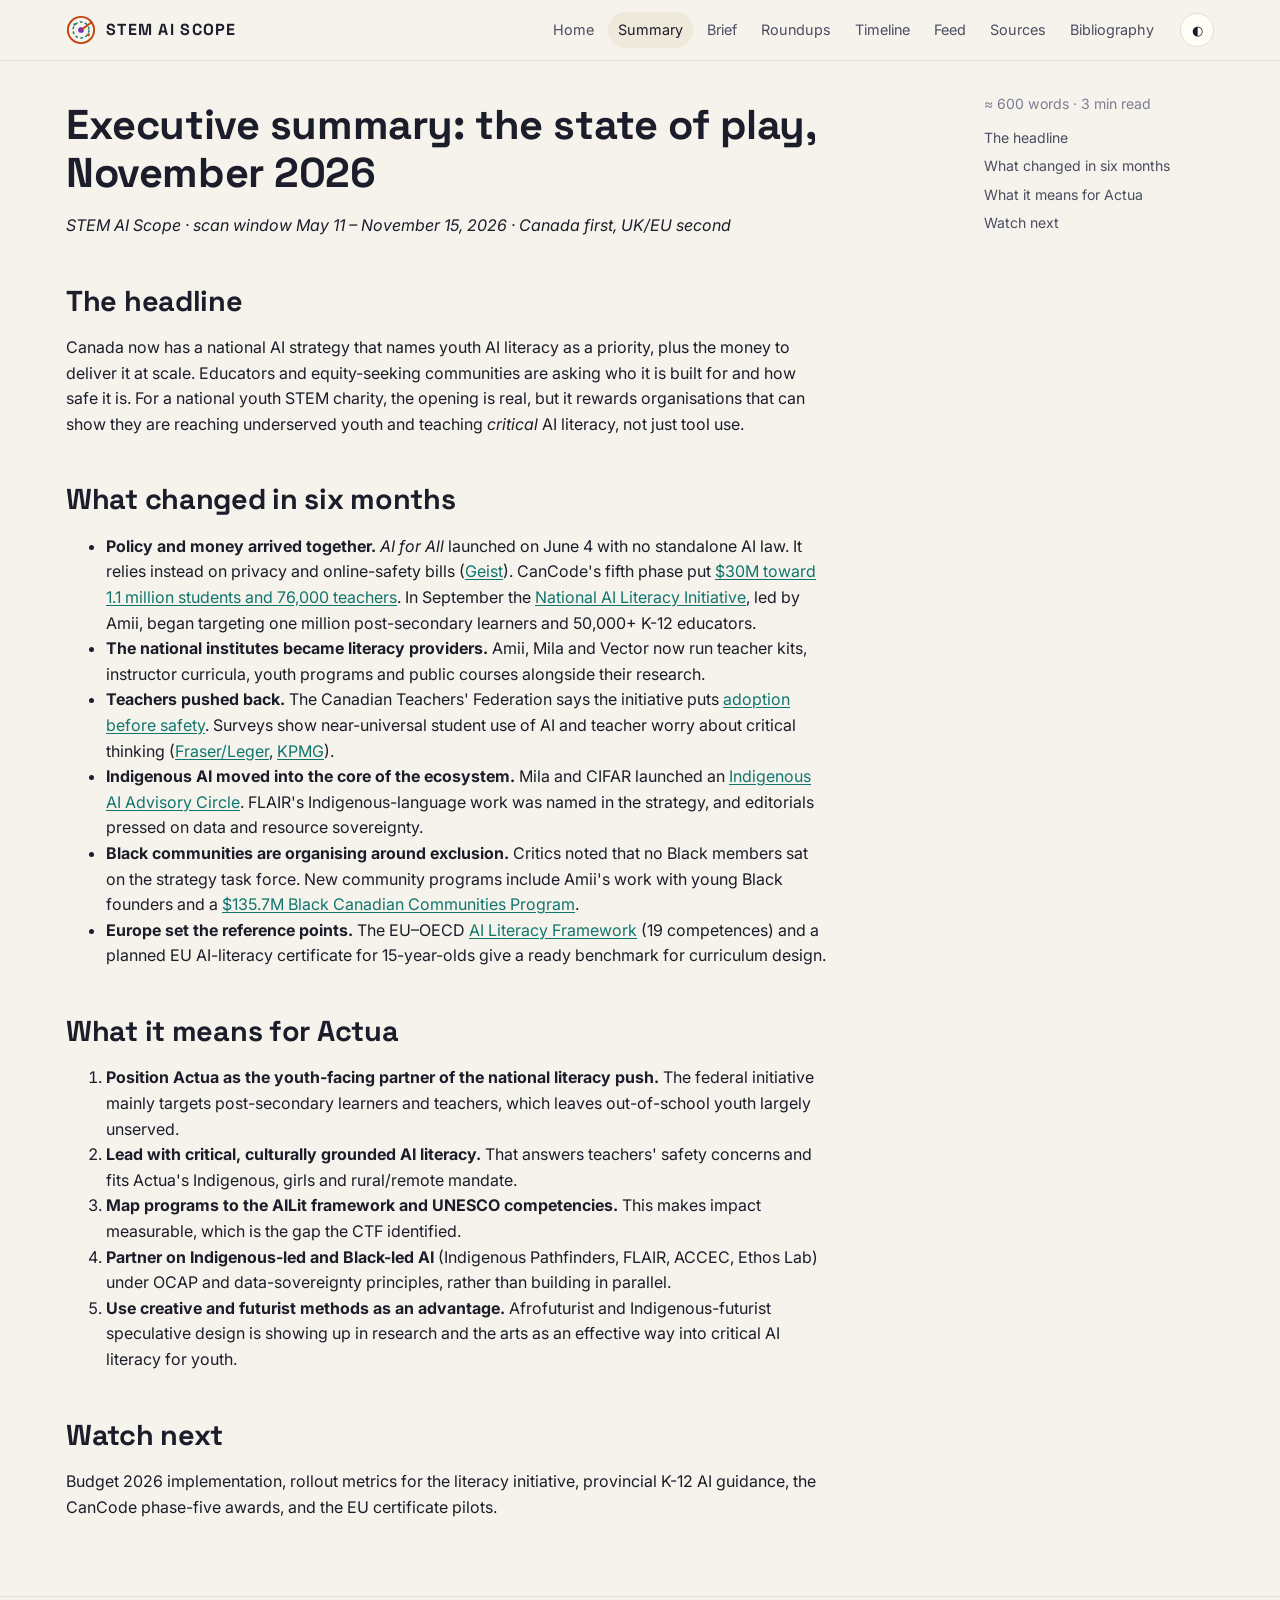
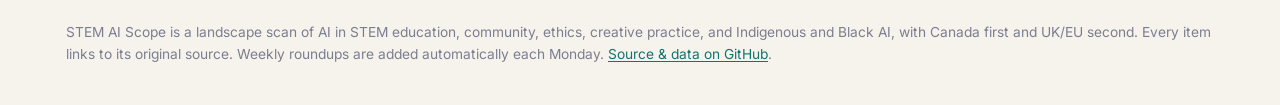
<file: summary.html>
<!doctype html>
<html lang="en">
<head>
<meta charset="utf-8">
<meta name="viewport" content="width=device-width, initial-scale=1">
<title>Executive summary · STEM AI Scope</title>
<meta name="description" content="500-word executive summary of the AI landscape for youth STEM outreach.">
<link rel="icon" href="data:image/svg+xml,%3Csvg xmlns='http://www.w3.org/2000/svg' viewBox='0 0 32 32'%3E%3Ccircle cx='16' cy='16' r='14' fill='none' stroke='%23c2410c' stroke-width='3'/%3E%3Ccircle cx='16' cy='16' r='4' fill='%236d28d9'/%3E%3C/svg%3E">
<link rel="preconnect" href="https://fonts.googleapis.com"><link rel="preconnect" href="https://fonts.gstatic.com" crossorigin>
<link href="https://fonts.googleapis.com/css2?family=Inter:wght@400;500;600;700&family=Space+Grotesk:wght@500;600;700&display=swap" rel="stylesheet">
<link rel="stylesheet" href="assets/style.css">
</head>
<body data-page="doc" data-src="content/summary.md">
<main>

<div class="wrap" style="margin-top:32px">
  <div class="doc-layout"><article class="prose" id="doc"><p class="faint">Loading…</p></article><aside><div class="toc" id="toc"></div></aside></div>
</div>

</main>
<script>if (location.protocol === "file:") document.write('<script src="data/bundle.js"><\/script>');</script>
<script src="assets/app.js"></script>
</body>
</html>
</file>
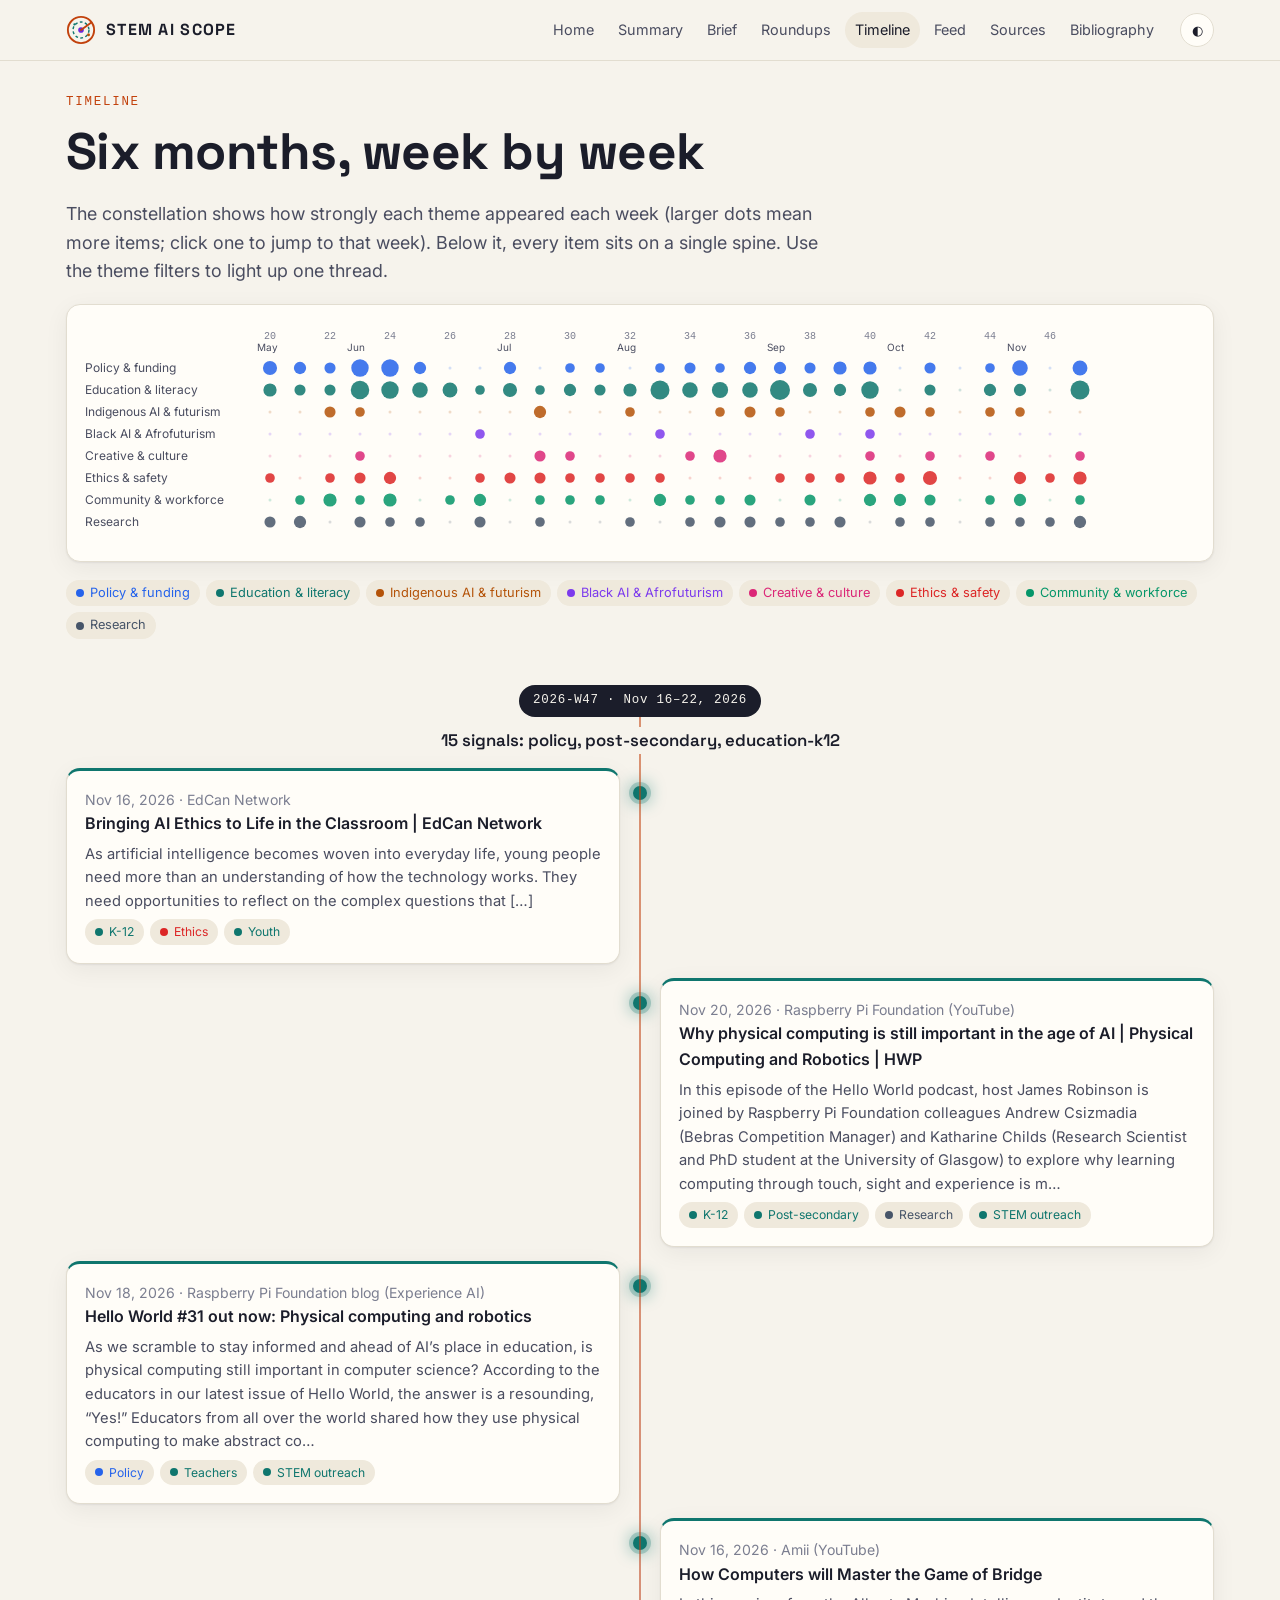
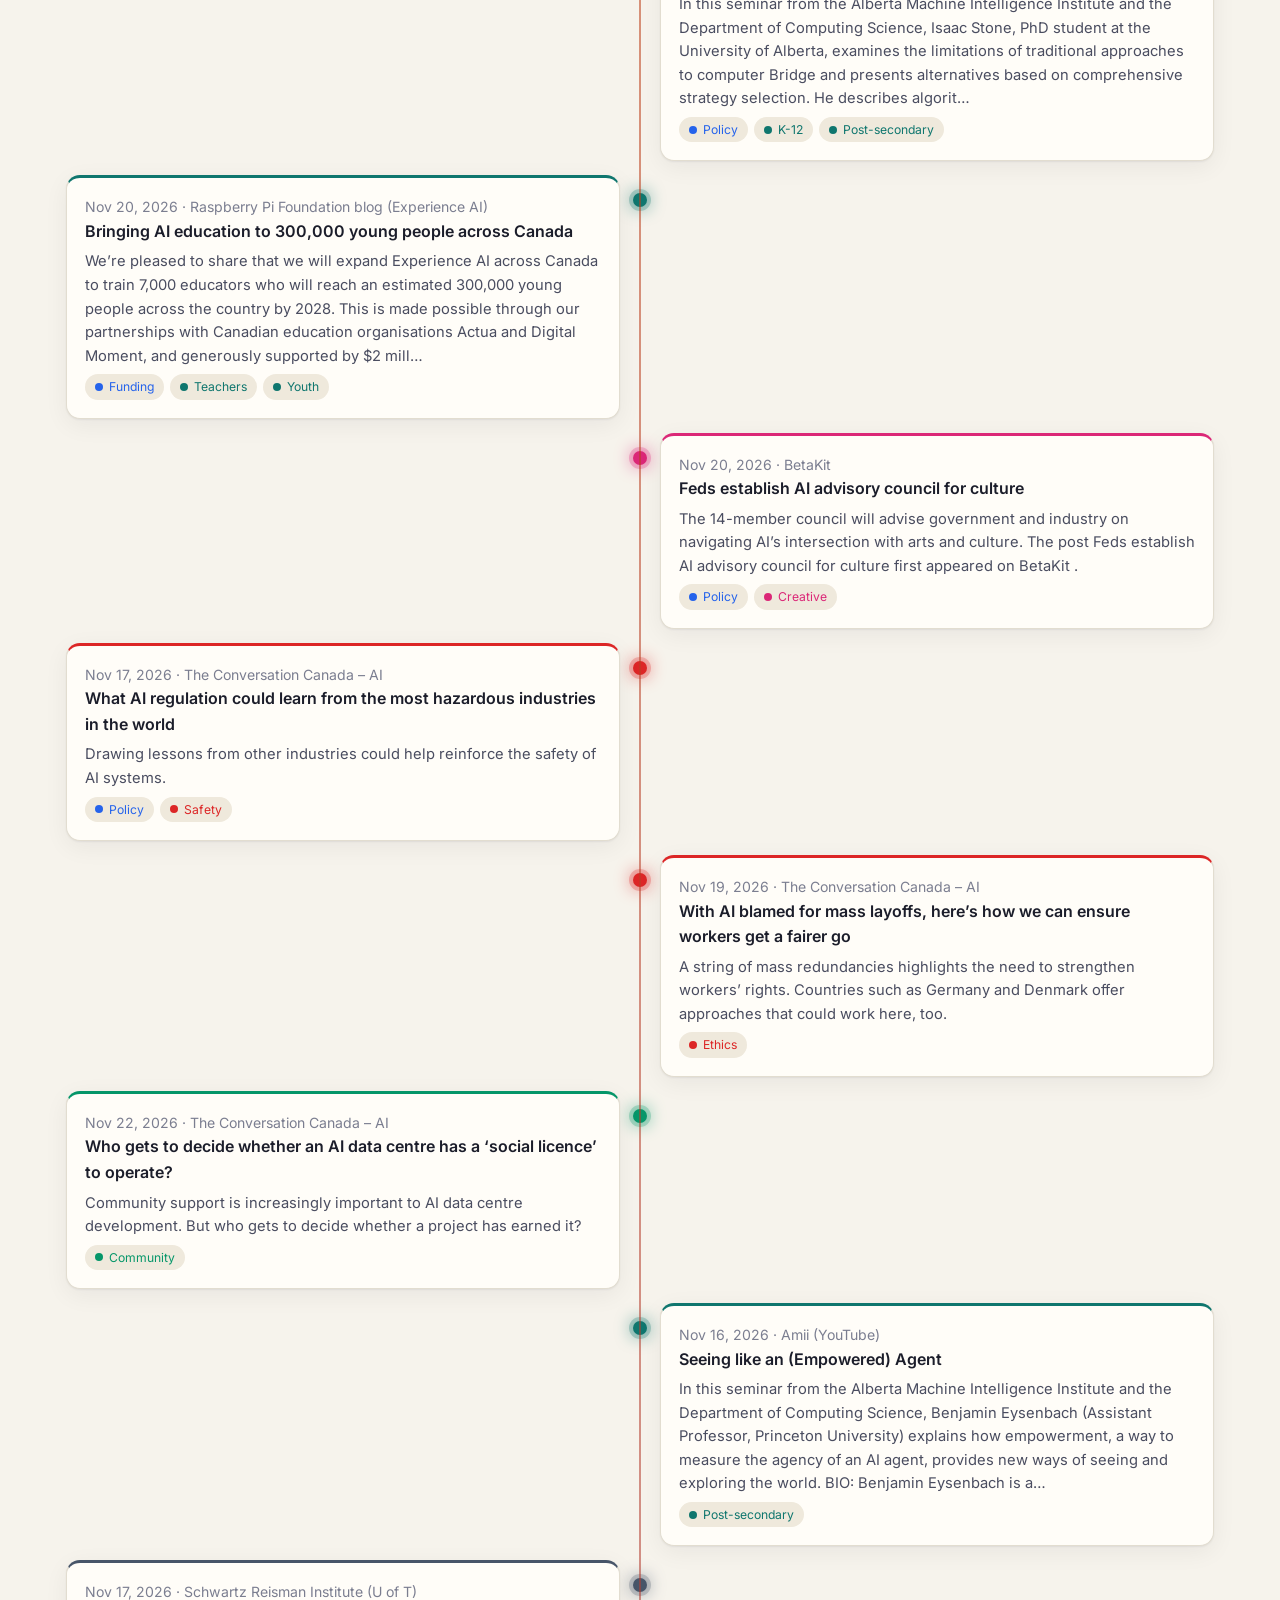
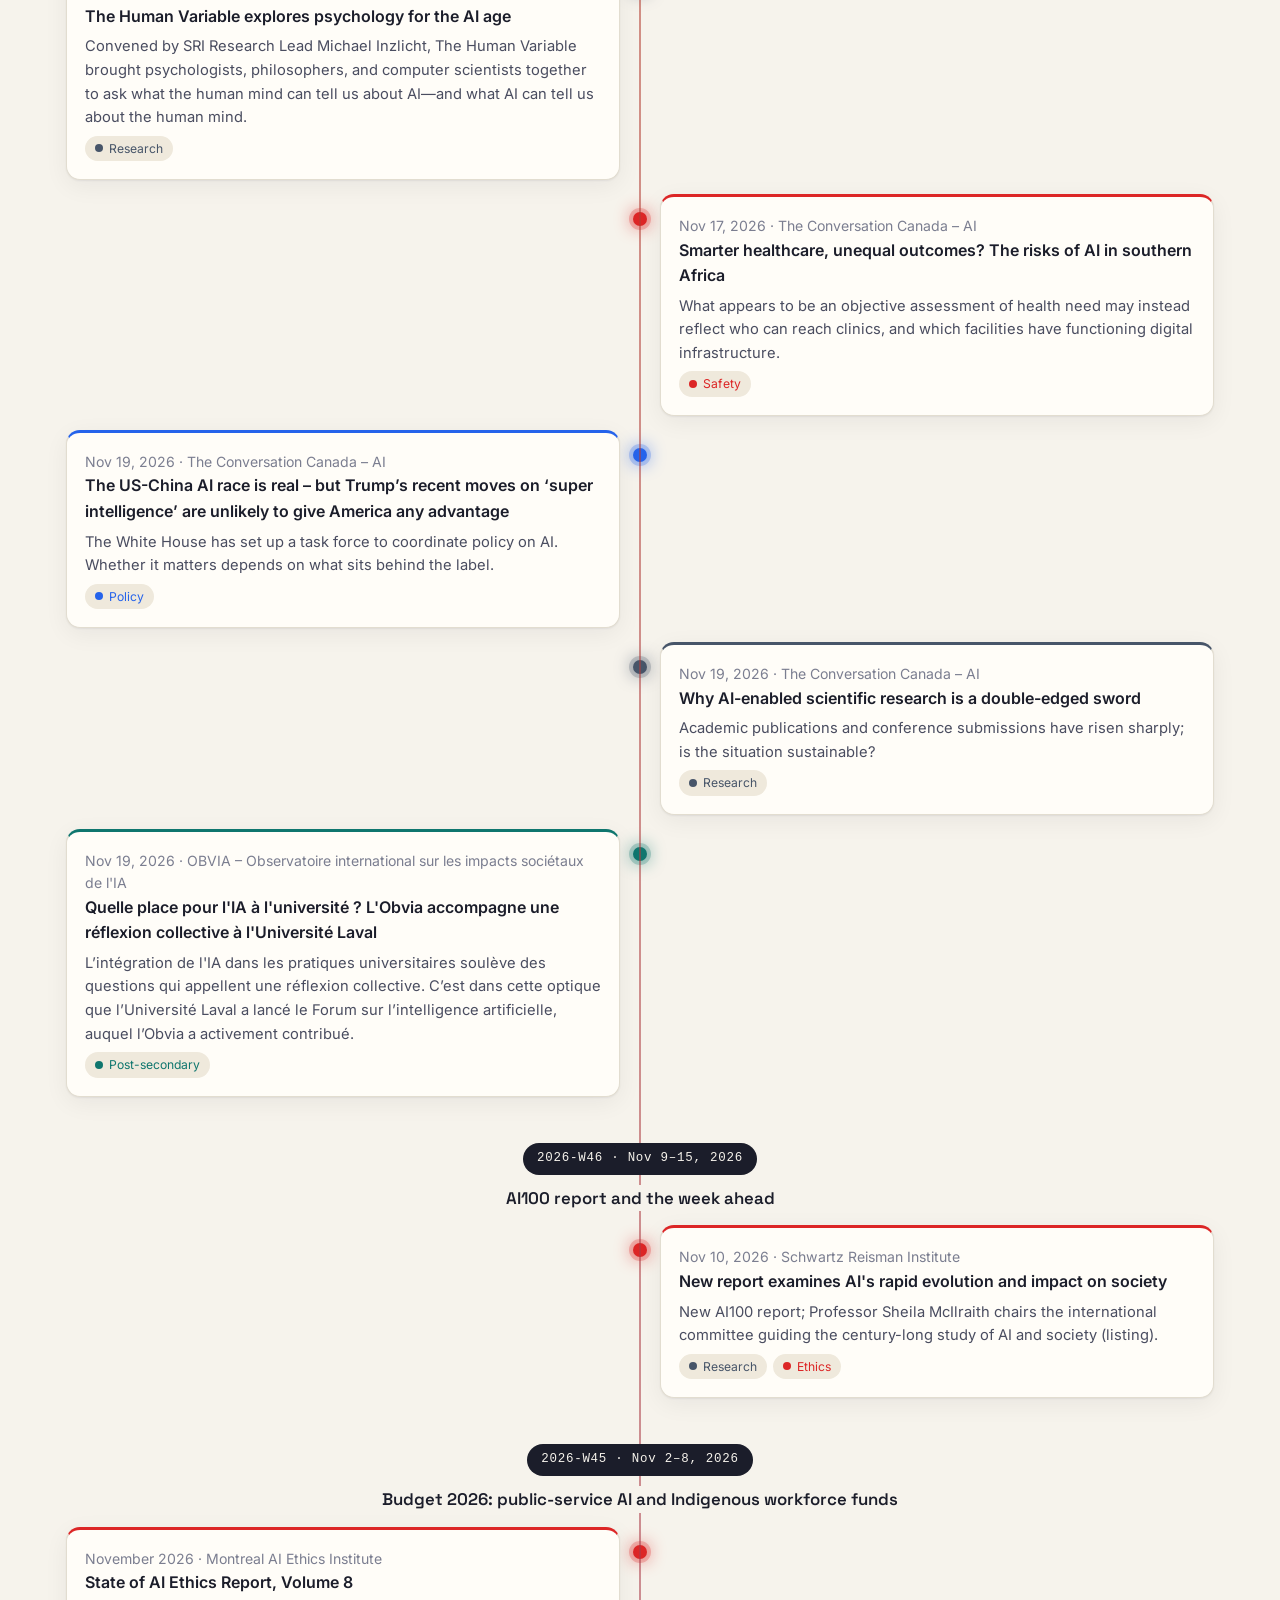
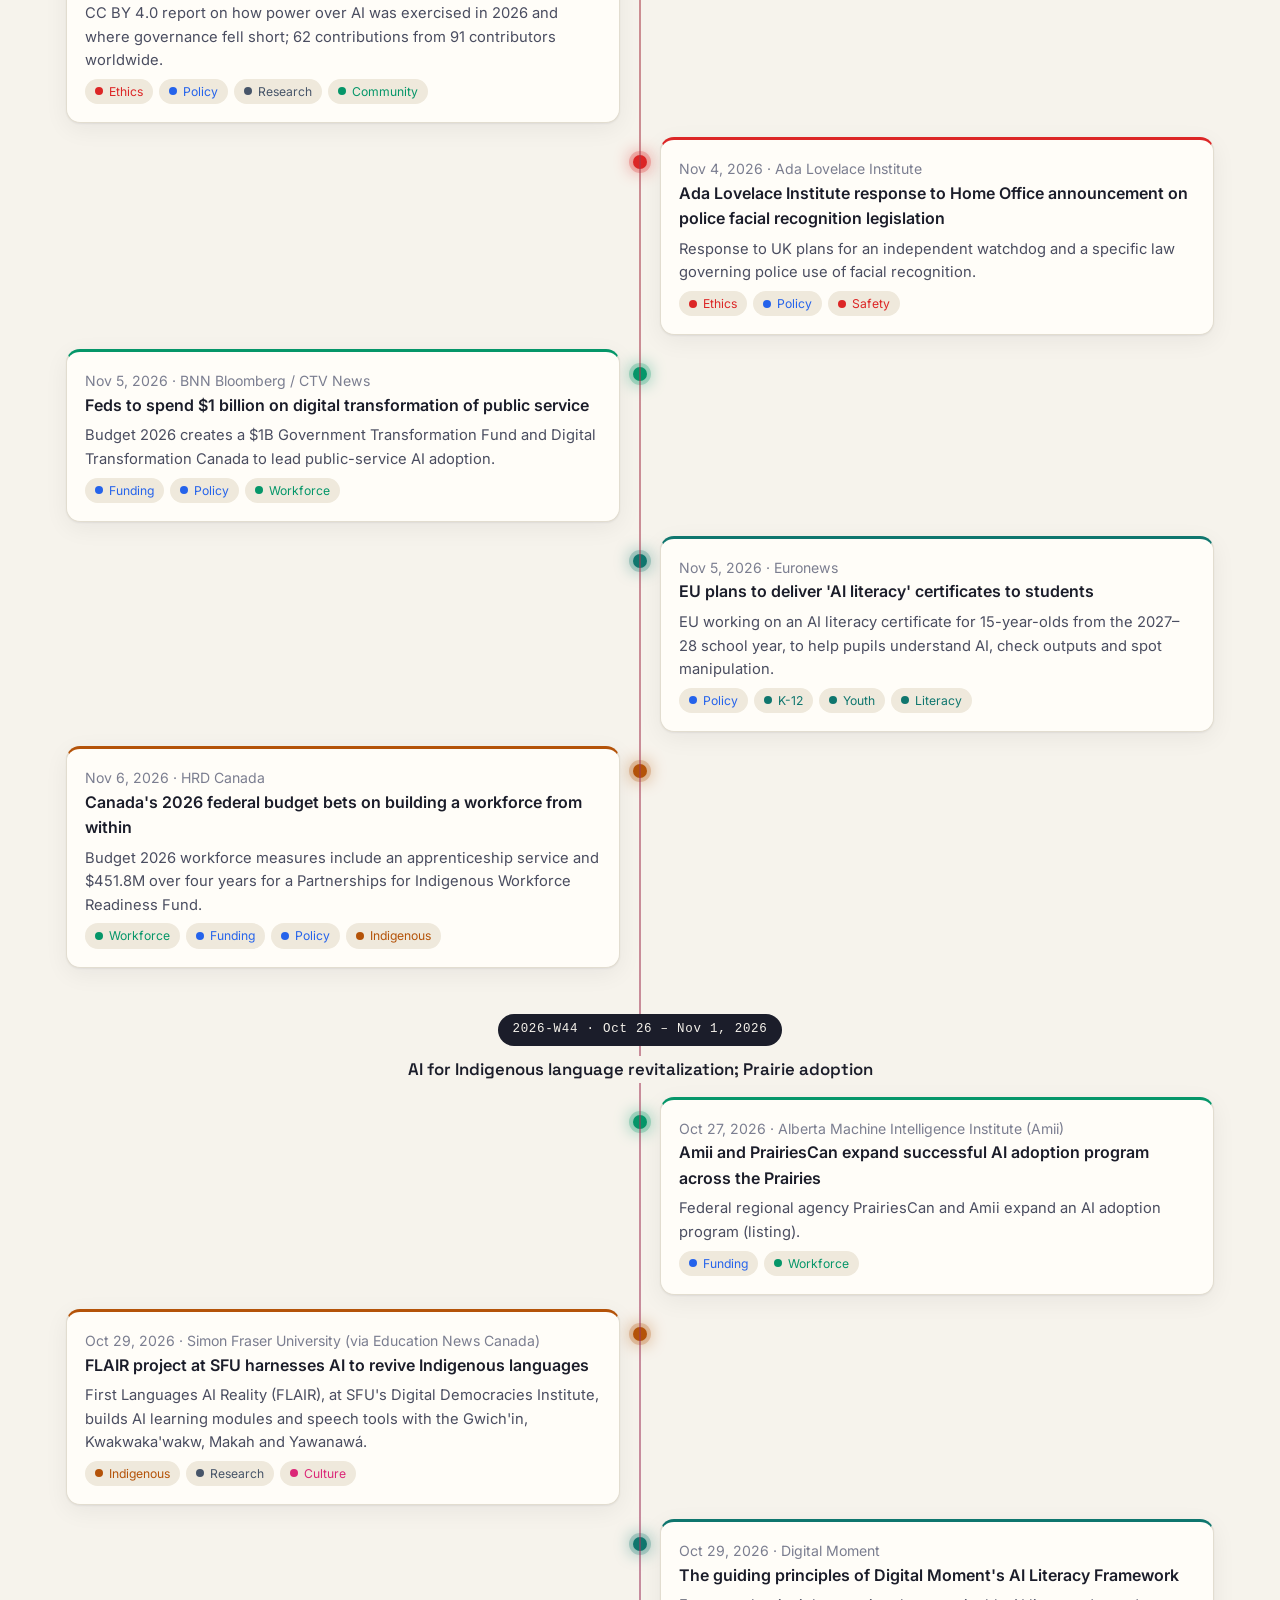
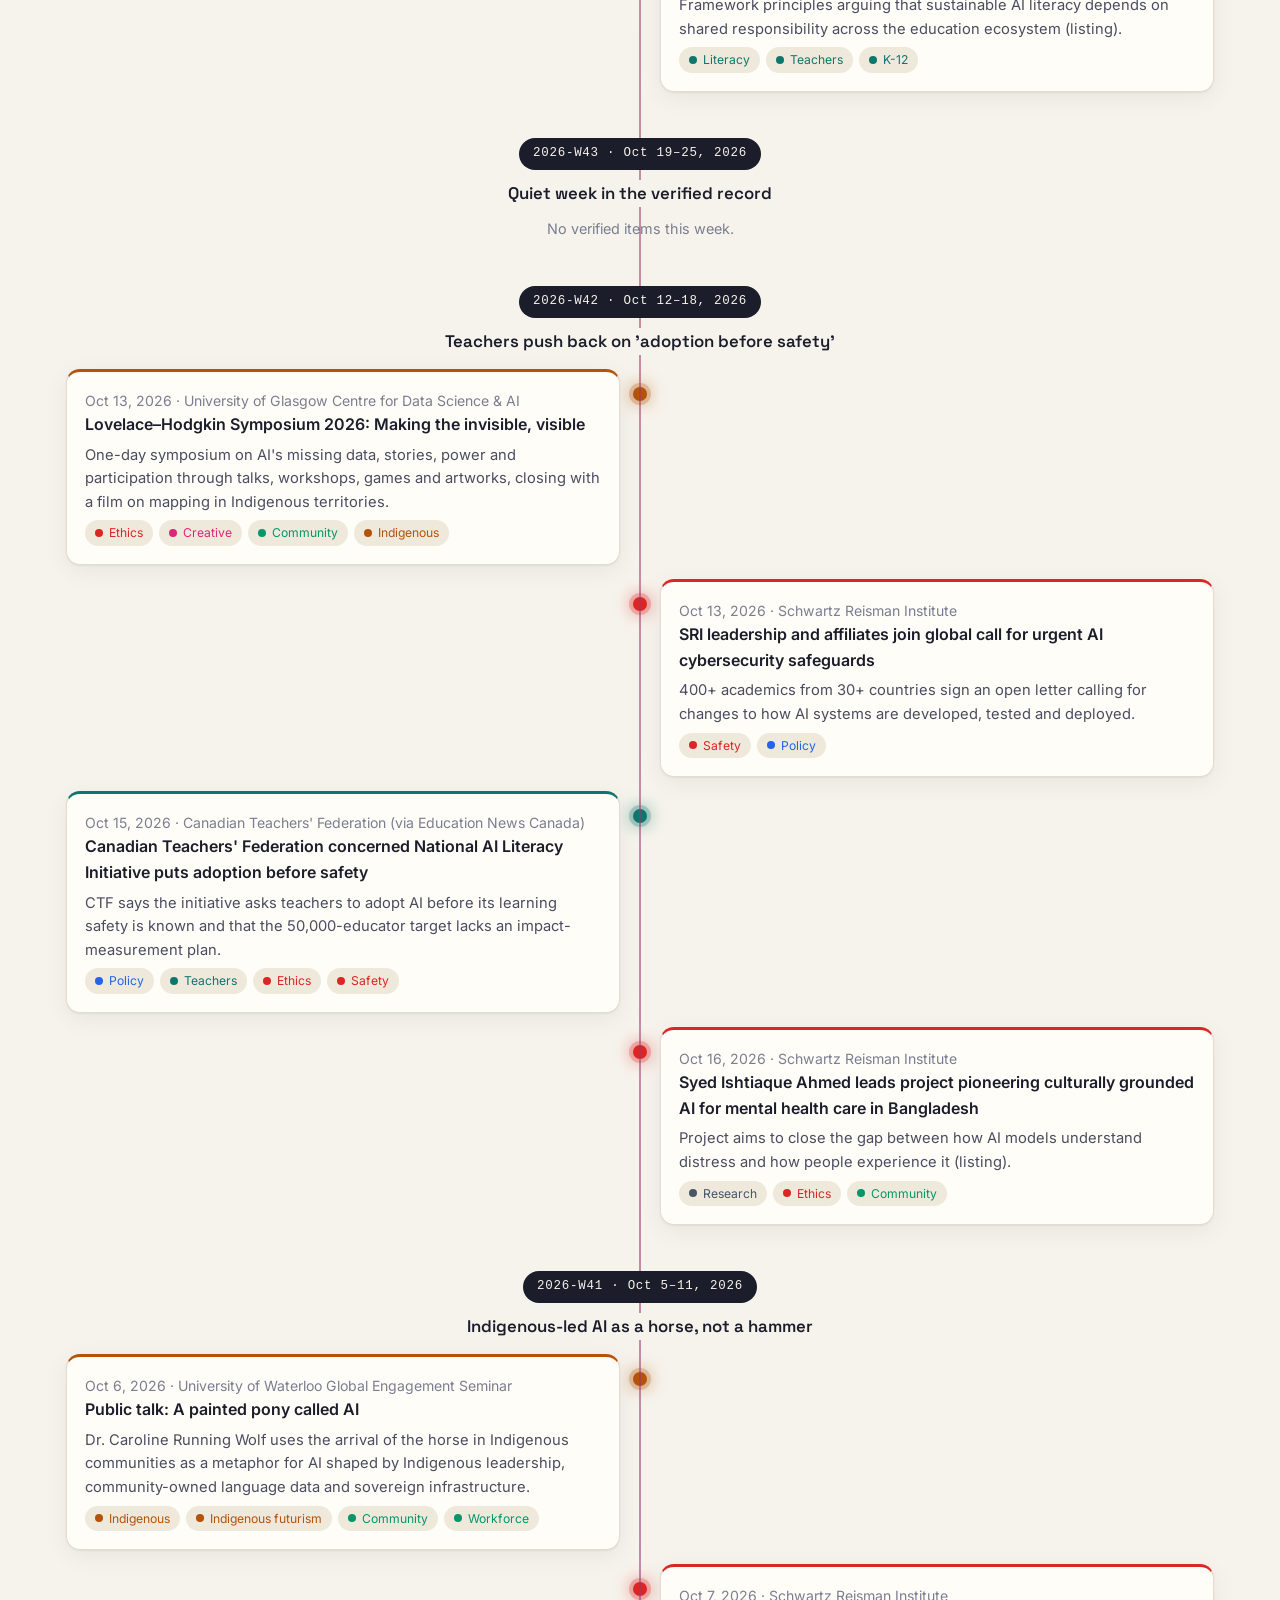
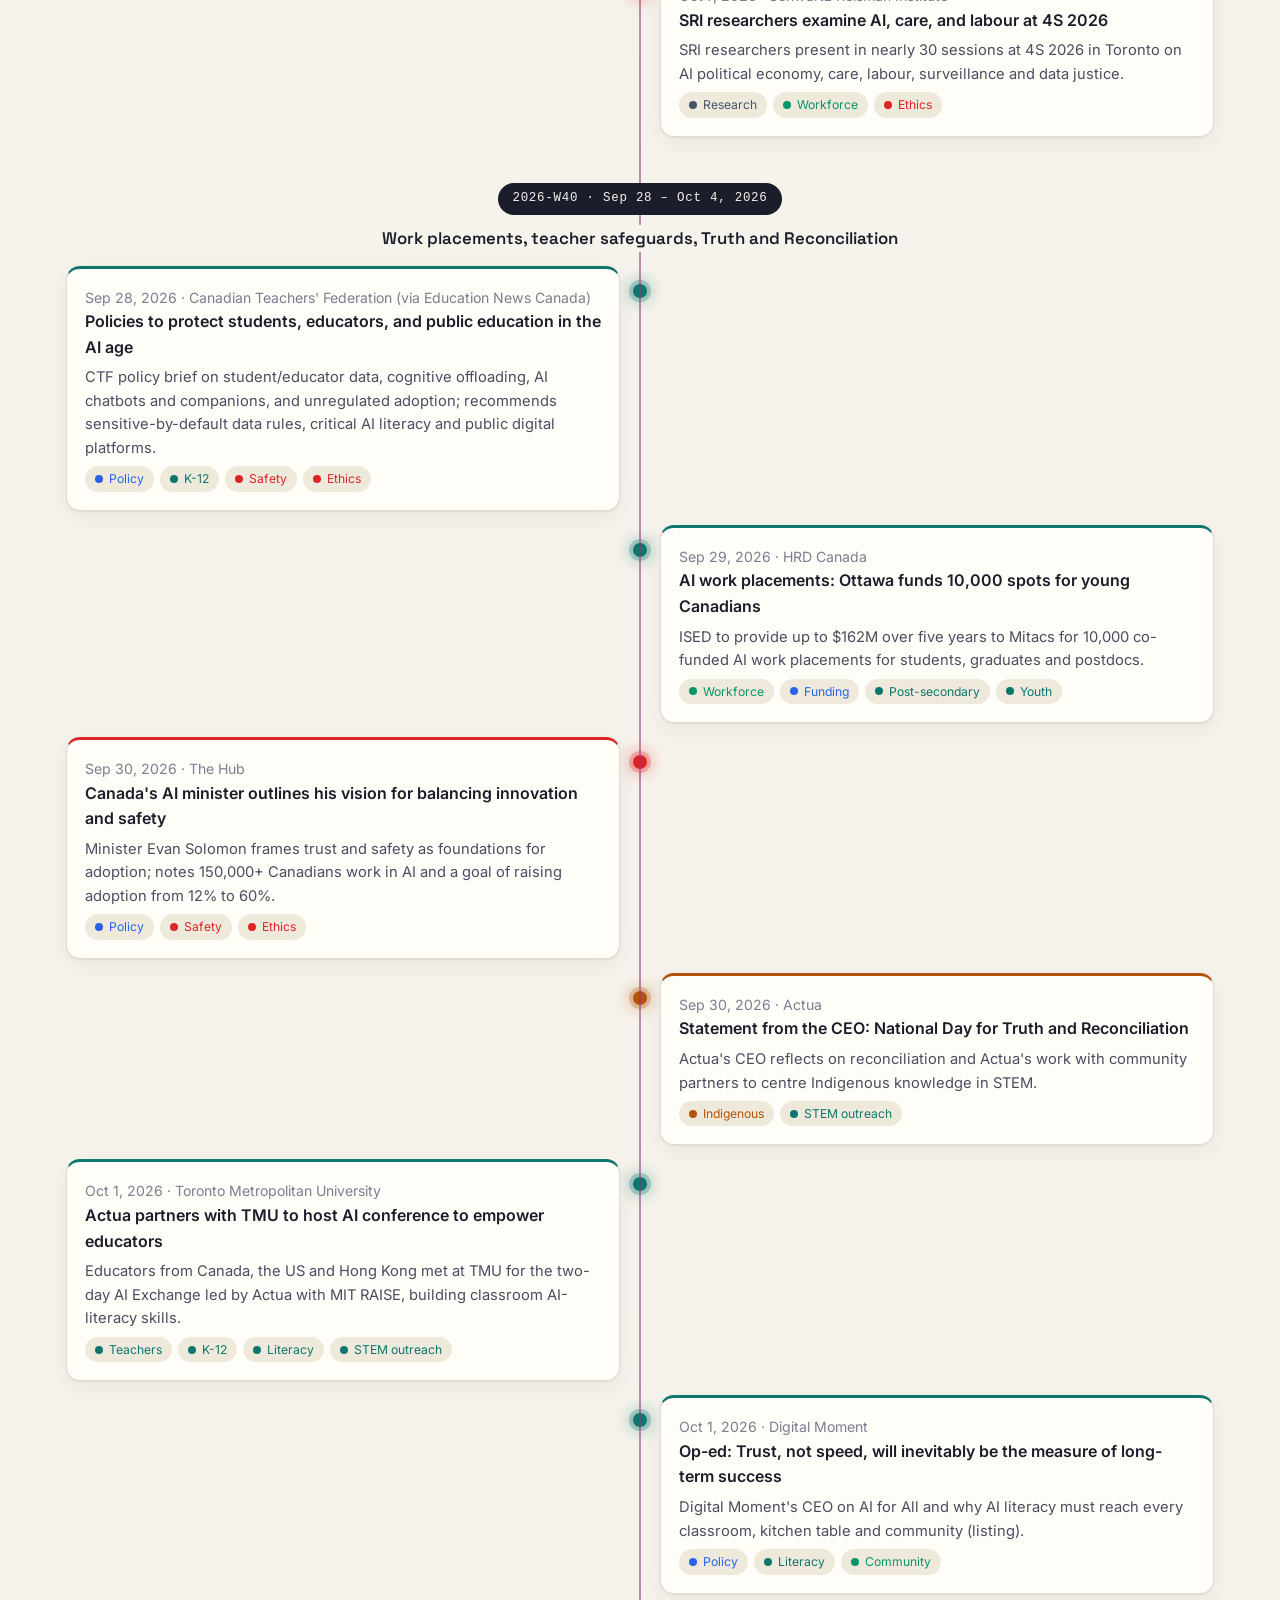
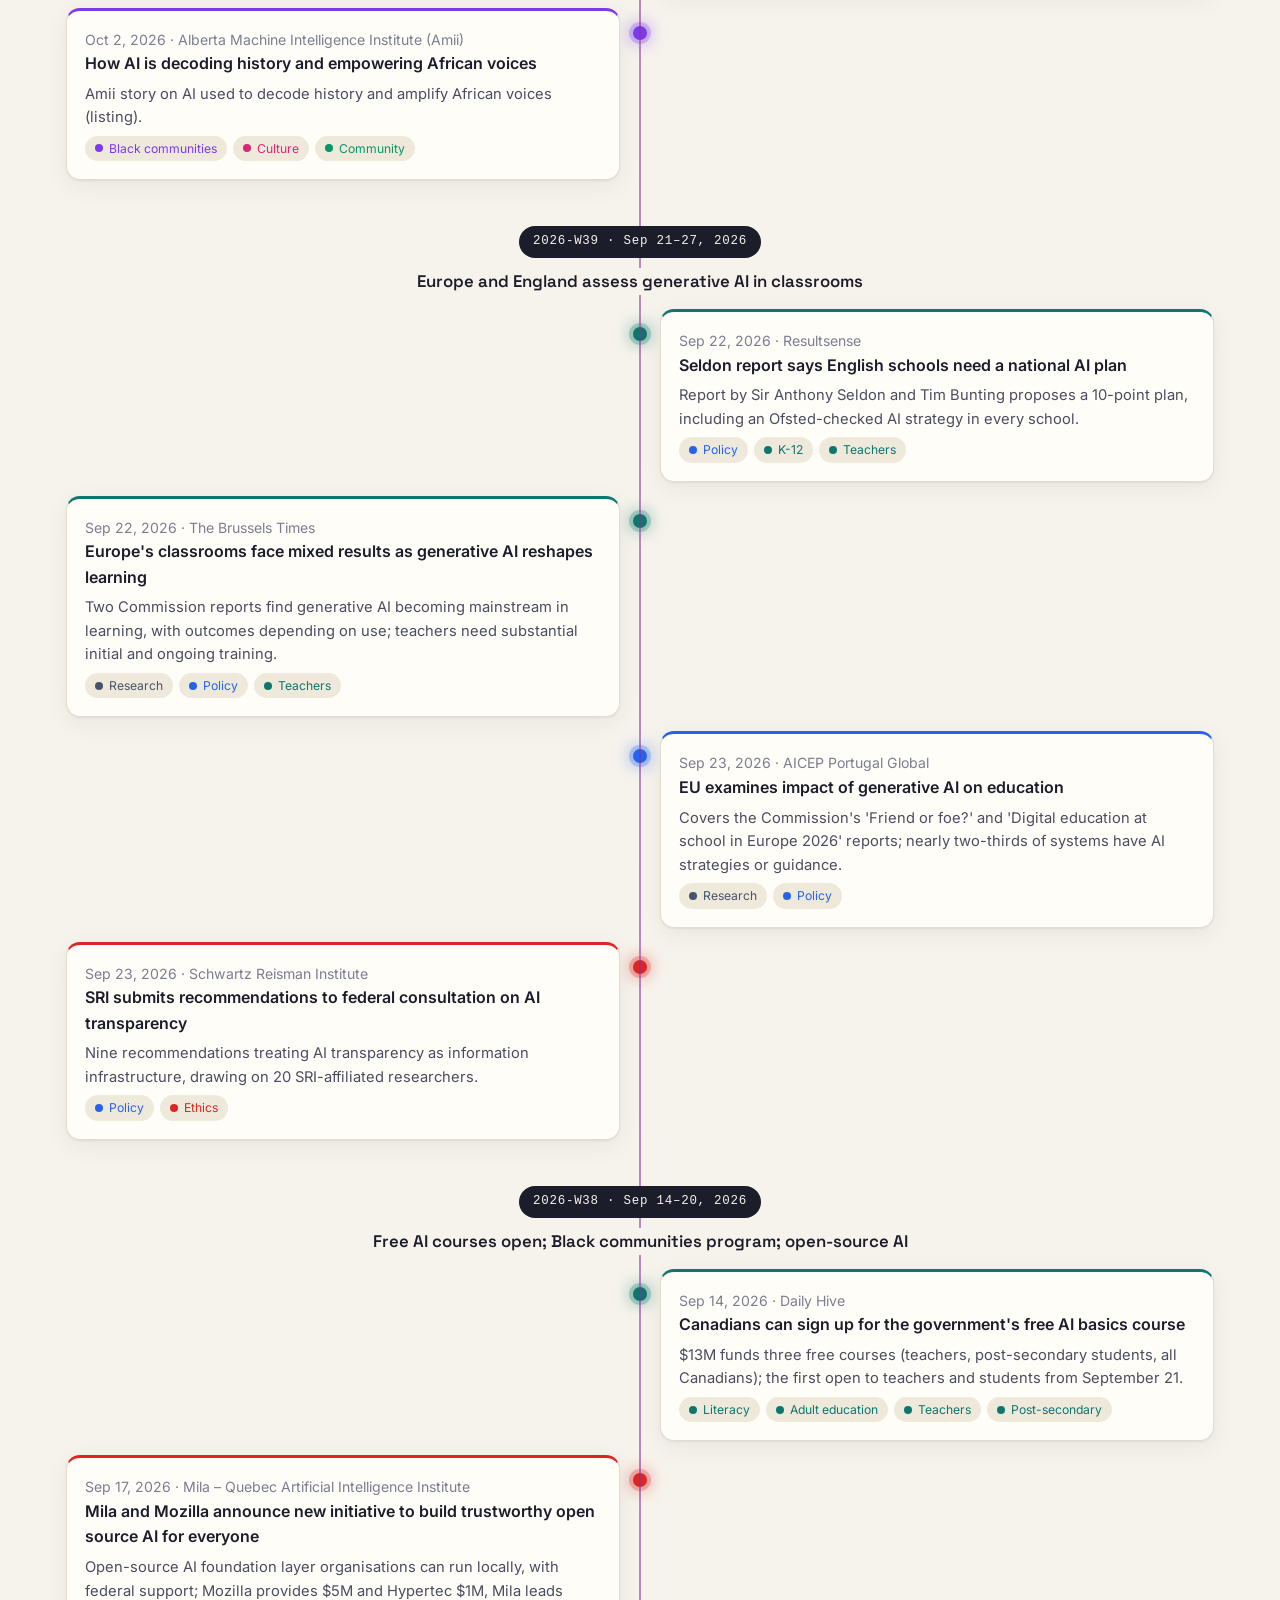
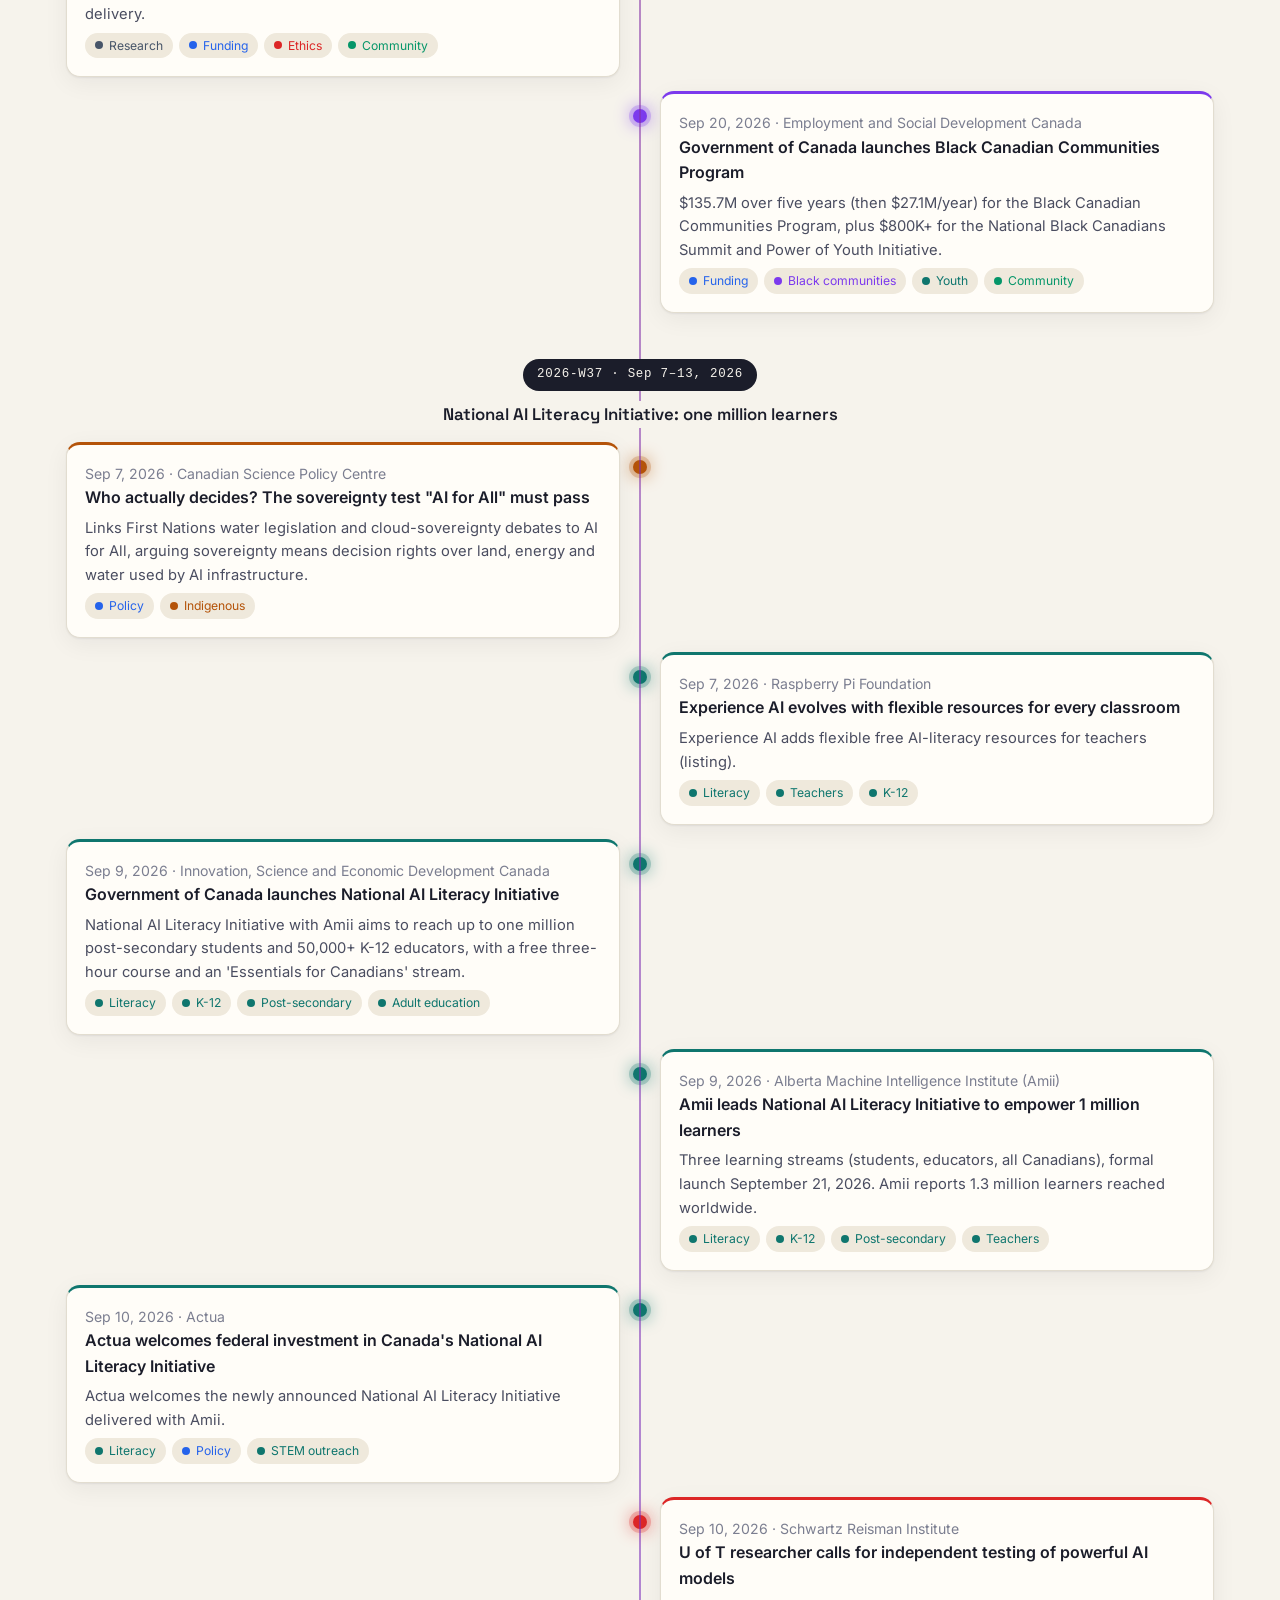
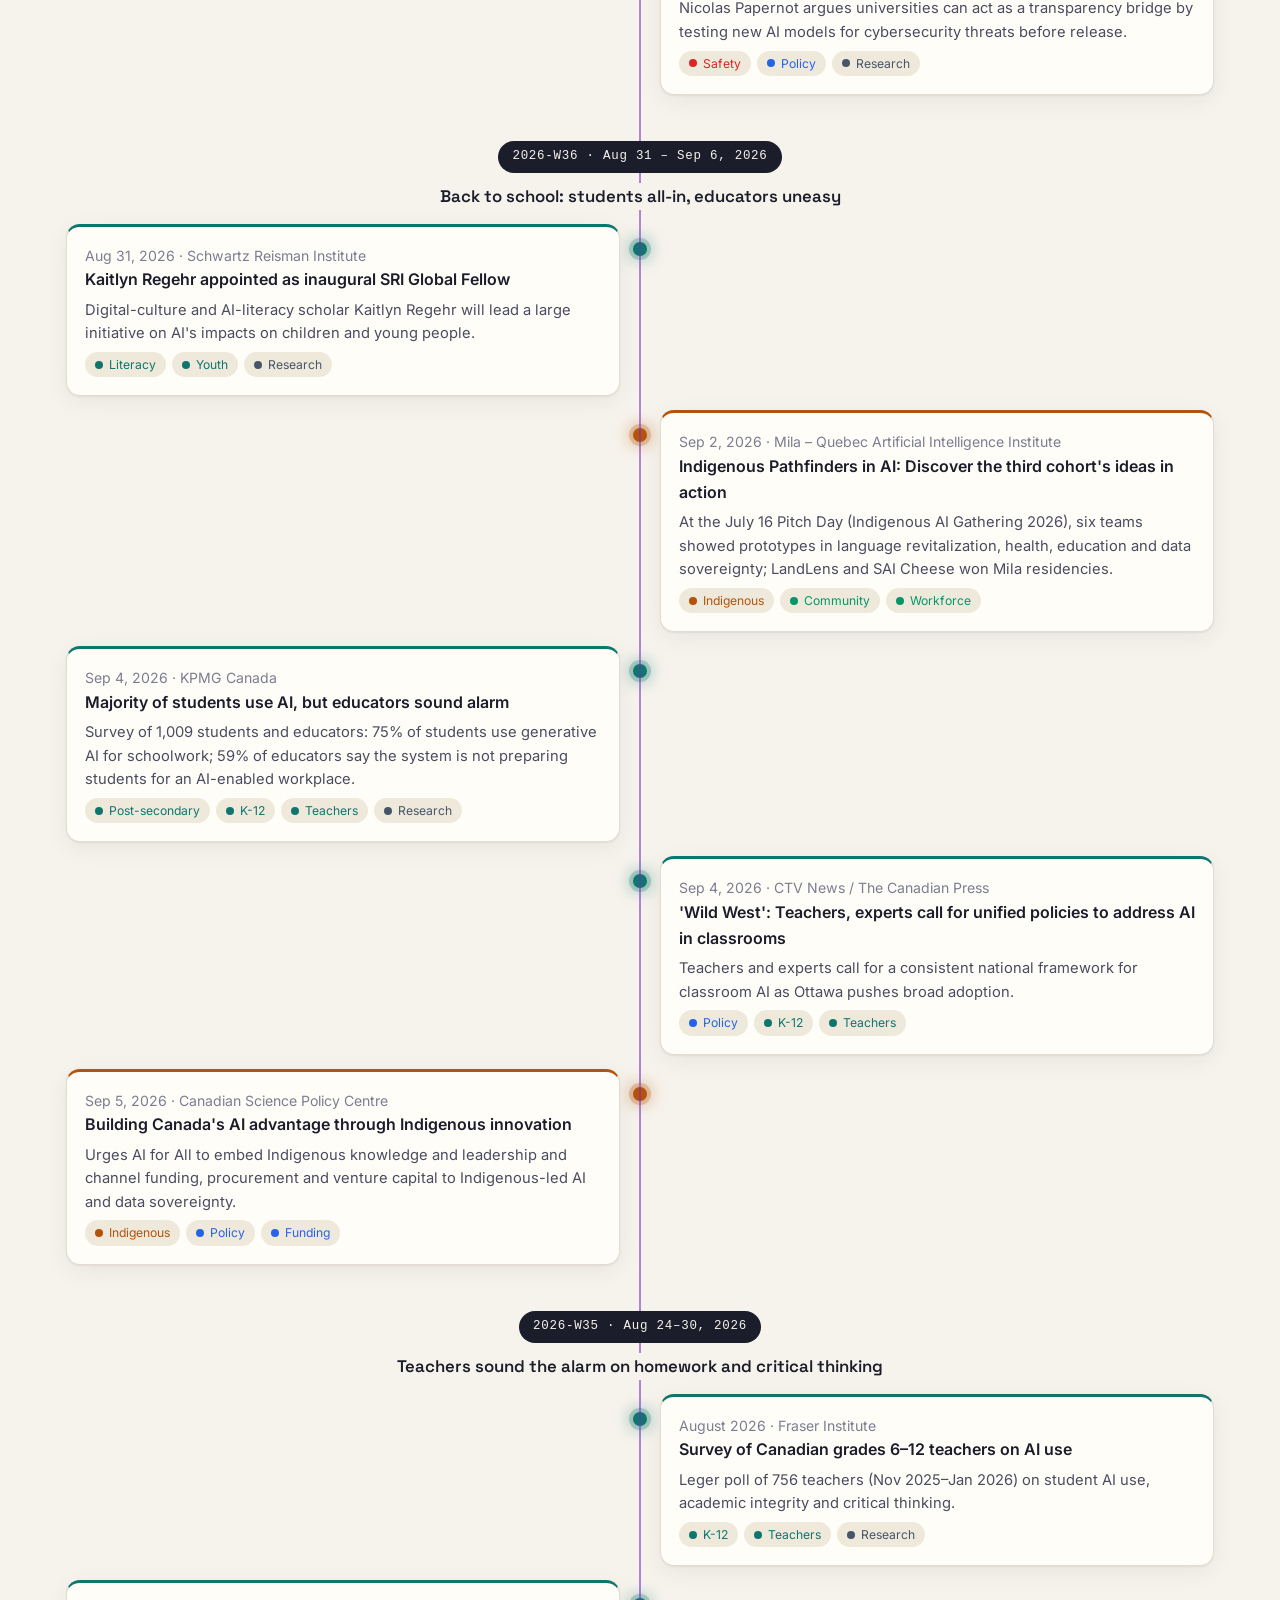
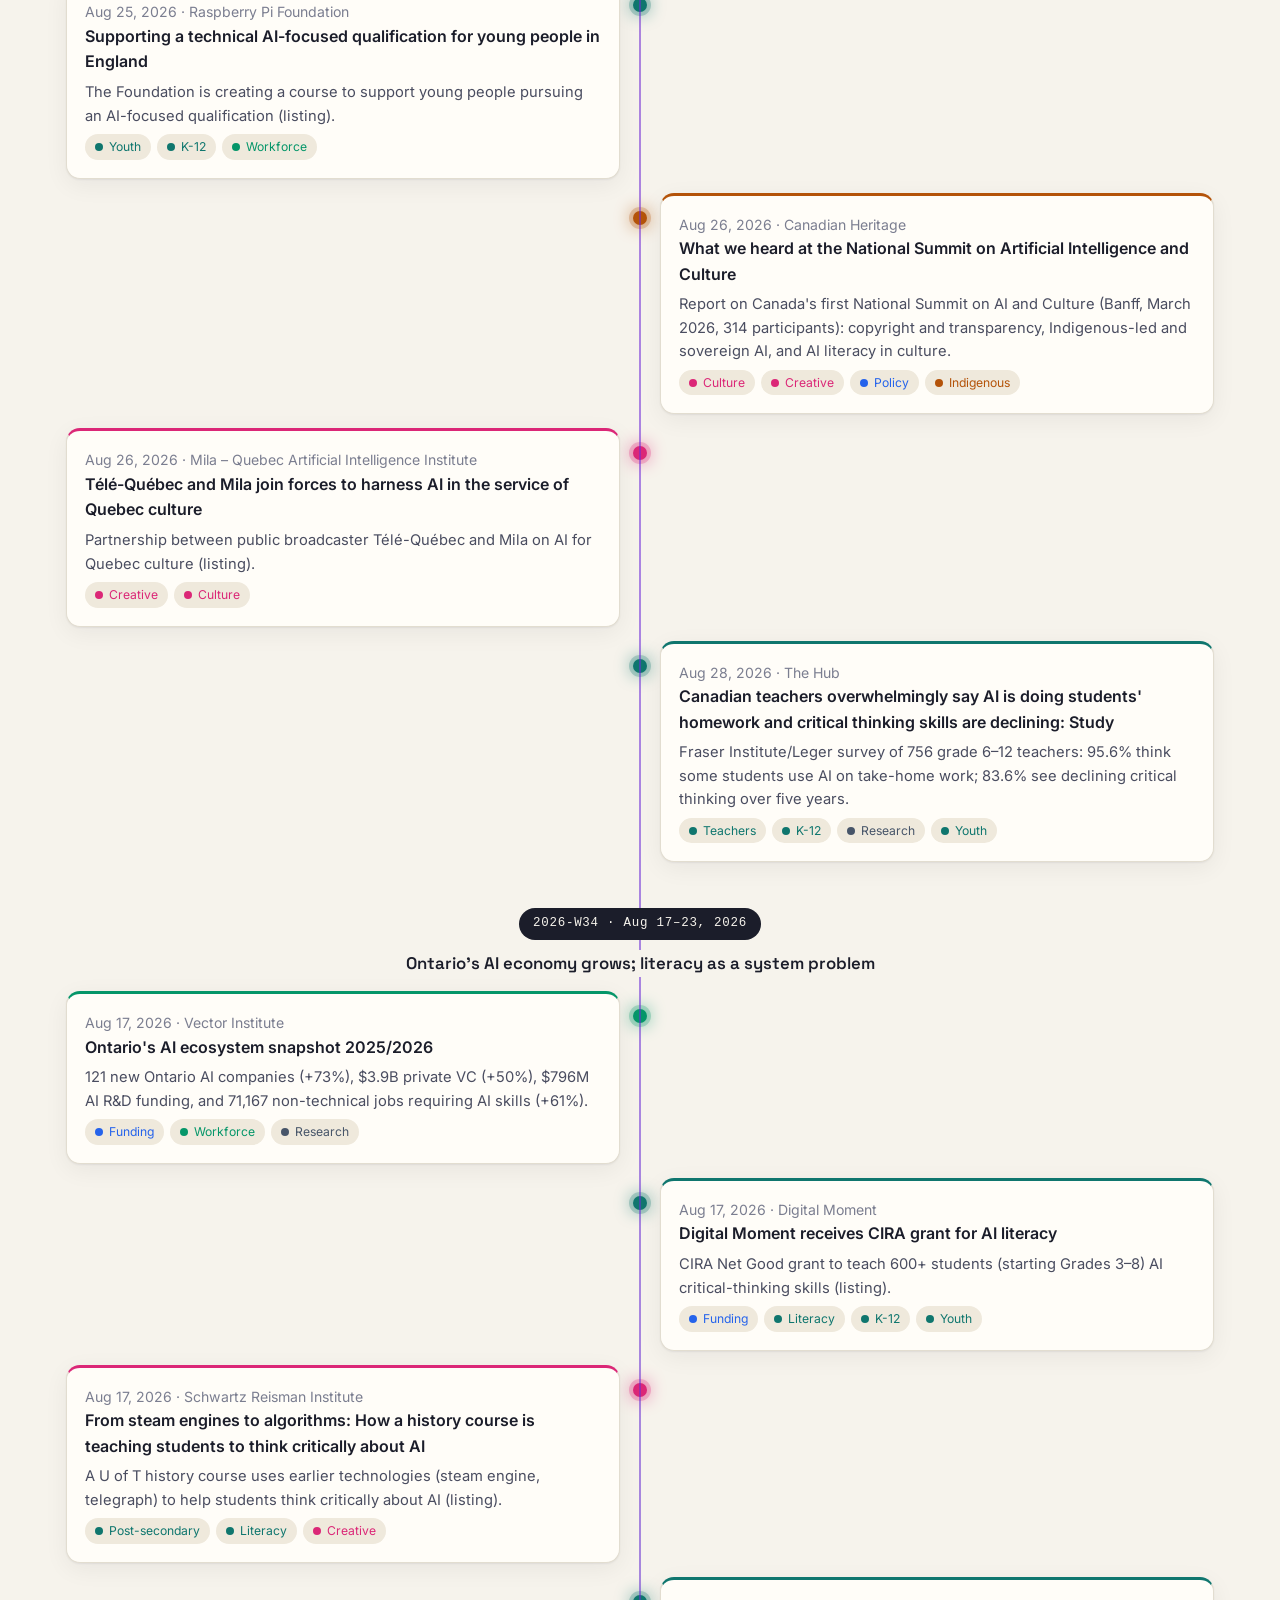
<file: timeline.html>
<!doctype html>
<html lang="en">
<head>
<meta charset="utf-8">
<meta name="viewport" content="width=device-width, initial-scale=1">
<title>Timeline · STEM AI Scope</title>
<meta name="description" content="Six months of the AI landscape as a theme constellation and a week-by-week timeline.">
<link rel="icon" href="data:image/svg+xml,%3Csvg xmlns='http://www.w3.org/2000/svg' viewBox='0 0 32 32'%3E%3Ccircle cx='16' cy='16' r='14' fill='none' stroke='%23c2410c' stroke-width='3'/%3E%3Ccircle cx='16' cy='16' r='4' fill='%236d28d9'/%3E%3C/svg%3E">
<link rel="preconnect" href="https://fonts.googleapis.com"><link rel="preconnect" href="https://fonts.gstatic.com" crossorigin>
<link href="https://fonts.googleapis.com/css2?family=Inter:wght@400;500;600;700&family=Space+Grotesk:wght@500;600;700&display=swap" rel="stylesheet">
<link rel="stylesheet" href="assets/style.css">
</head>
<body data-page="timeline">
<main>

<div class="wrap">
  <div class="kicker" style="margin-top:32px">Timeline</div>
  <h1>Six months, week by week</h1>
  <p class="lede">The constellation shows how strongly each theme appeared each week (larger dots mean more items; click one to jump to that week). Below it, every item sits on a single spine. Use the theme filters to light up one thread.</p>
  <div class="card heat" id="heat"></div>
  <div class="chips" id="tlChips" style="margin-top:18px"></div>
  <div class="tl" id="tl"></div>
</div>

</main>
<script>if (location.protocol === "file:") document.write('<script src="data/bundle.js"><\/script>');</script>
<script src="assets/app.js"></script>
</body>
</html>
</file>
<file: assets/style.css>
/* STEM AI Scope — shared styles */
:root {
  --bg: #f6f3ec;
  --bg-elev: #fffdf8;
  --ink: #1b1d2a;
  --ink-soft: #4a4d60;
  --ink-faint: #7b7e90;
  --line: #e2ddd0;
  --accent: #c2410c;      /* ember */
  --accent-2: #0f766e;    /* deep teal */
  --accent-3: #6d28d9;    /* violet */
  --accent-4: #b45309;    /* ochre */
  --chip: #efe9dc;
  --shadow: 0 1px 2px rgba(20,20,40,.06), 0 6px 24px rgba(20,20,40,.06);
  --radius: 14px;
  --t-policy: #2563eb;
  --t-education: #0f766e;
  --t-indigenous: #b45309;
  --t-black: #7c3aed;
  --t-creative: #db2777;
  --t-ethics: #dc2626;
  --t-community: #059669;
  --t-research: #475569;
  --mono: ui-monospace, "SF Mono", Menlo, Consolas, monospace;
  --sans: "Inter", system-ui, -apple-system, "Segoe UI", Roboto, sans-serif;
  --display: "Space Grotesk", var(--sans);
  color-scheme: light;
}
@media (prefers-color-scheme: dark) {
  :root:not([data-theme="light"]) {
    --bg: #0d0f1a; --bg-elev: #151827; --ink: #ecebf4; --ink-soft: #b5b6c9; --ink-faint: #85879c;
    --line: #262a3d; --accent: #fb923c; --accent-2: #2dd4bf; --accent-3: #a78bfa; --accent-4: #fbbf24;
    --chip: #1e2235; --shadow: 0 1px 2px rgba(0,0,0,.4), 0 8px 28px rgba(0,0,0,.35);
    --t-policy: #60a5fa; --t-education: #2dd4bf; --t-indigenous: #fbbf24; --t-black: #a78bfa;
    --t-creative: #f472b6; --t-ethics: #f87171; --t-community: #34d399; --t-research: #94a3b8;
    color-scheme: dark;
  }
}
:root[data-theme="dark"] {
  --bg: #0d0f1a; --bg-elev: #151827; --ink: #ecebf4; --ink-soft: #b5b6c9; --ink-faint: #85879c;
  --line: #262a3d; --accent: #fb923c; --accent-2: #2dd4bf; --accent-3: #a78bfa; --accent-4: #fbbf24;
  --chip: #1e2235; --shadow: 0 1px 2px rgba(0,0,0,.4), 0 8px 28px rgba(0,0,0,.35);
  --t-policy: #60a5fa; --t-education: #2dd4bf; --t-indigenous: #fbbf24; --t-black: #a78bfa;
  --t-creative: #f472b6; --t-ethics: #f87171; --t-community: #34d399; --t-research: #94a3b8;
  color-scheme: dark;
}

* { box-sizing: border-box; }
html { -webkit-text-size-adjust: 100%; }
body { margin: 0; background: var(--bg); color: var(--ink); font: 16px/1.6 var(--sans); }
a { color: var(--accent-2); text-underline-offset: 2px; }
a:hover { color: var(--accent); }
h1, h2, h3 { font-family: var(--display); line-height: 1.15; letter-spacing: -.01em; }
h1 { font-size: clamp(2rem, 5vw, 3.2rem); margin: .2em 0 .3em; }
h2 { font-size: clamp(1.35rem, 3vw, 1.8rem); margin: 1.6em 0 .6em; }
h3 { font-size: 1.1rem; margin: 1.2em 0 .4em; }
.wrap { max-width: 1180px; margin: 0 auto; padding: 0 16px; }
.muted { color: var(--ink-soft); }
.faint { color: var(--ink-faint); font-size: .88rem; }
.mono { font-family: var(--mono); }

/* header */
.site-head { position: sticky; top: 0; z-index: 20; background: color-mix(in srgb, var(--bg) 88%, transparent);
  backdrop-filter: blur(10px); border-bottom: 1px solid var(--line); }
.site-head .wrap { display: flex; align-items: center; gap: 16px; min-height: 60px; flex-wrap: wrap; }
.brand { display: flex; align-items: center; gap: 10px; text-decoration: none; color: var(--ink); font-family: var(--display);
  font-weight: 700; letter-spacing: .08em; font-size: 1rem; white-space: nowrap; }
.brand svg { width: 30px; height: 30px; }
.nav { display: flex; gap: 4px; flex-wrap: wrap; margin-left: auto; }
.nav a { text-decoration: none; color: var(--ink-soft); padding: 6px 10px; border-radius: 999px; font-size: .9rem; }
.nav a:hover, .nav a[aria-current="page"] { background: var(--chip); color: var(--ink); }
.theme-btn { border: 1px solid var(--line); background: var(--bg-elev); color: var(--ink); border-radius: 999px; width: 34px; height: 34px; cursor: pointer; }
@media (max-width: 760px) {
  .brand { margin-right: auto; }
  .theme-btn { order: 2; }
  .nav { order: 3; margin-left: 0; width: 100%; overflow-x: auto; flex-wrap: nowrap; padding-bottom: 8px; }
  .nav a { white-space: nowrap; }
}

/* hero */
.hero { position: relative; overflow: hidden; padding: 48px 0 28px; }
.hero canvas, .hero svg.stars { position: absolute; inset: 0; width: 100%; height: 100%; opacity: .55; pointer-events: none; }
.hero .wrap { position: relative; }
.kicker { font-family: var(--mono); font-size: .78rem; letter-spacing: .14em; text-transform: uppercase; color: var(--accent); }
.lede { font-size: 1.12rem; max-width: 760px; color: var(--ink-soft); }

/* cards & grid */
.grid { display: grid; gap: 16px; }
.g2 { grid-template-columns: repeat(auto-fit, minmax(320px, 1fr)); }
.g3 { grid-template-columns: repeat(auto-fit, minmax(240px, 1fr)); }
.g4 { grid-template-columns: repeat(auto-fit, minmax(170px, 1fr)); }
.card { background: var(--bg-elev); border: 1px solid var(--line); border-radius: var(--radius); padding: 18px; box-shadow: var(--shadow); min-width: 0; }
.card h3 { margin-top: 0; }
.stat .n { font-family: var(--display); font-size: 2.2rem; font-weight: 700; line-height: 1; }
.stat .l { color: var(--ink-soft); font-size: .88rem; margin-top: 6px; }
.doc-tile { display: block; text-decoration: none; color: var(--ink); transition: transform .15s ease, border-color .15s; }
.doc-tile:hover { transform: translateY(-2px); border-color: var(--accent); color: var(--ink); }
.doc-tile .ic { font-size: 1.4rem; }
.doc-tile .t { font-family: var(--display); font-weight: 600; font-size: 1.05rem; margin: 6px 0 2px; }
.doc-tile .d { color: var(--ink-soft); font-size: .9rem; }

/* chips */
.chip { display: inline-flex; align-items: center; gap: 6px; padding: 2px 9px; border-radius: 999px; background: var(--chip);
  font-size: .76rem; color: var(--ink-soft); white-space: nowrap; border: 1px solid transparent; }
.chip .dot { width: 8px; height: 8px; border-radius: 50%; background: currentColor; }
button.chip { cursor: pointer; font: inherit; font-size: .8rem; }
button.chip[aria-pressed="true"] { border-color: var(--ink); color: var(--ink); background: var(--bg-elev); }
.chips { display: flex; gap: 6px; flex-wrap: wrap; }

/* items */
.item { padding: 14px 0; border-top: 1px solid var(--line); }
.item:first-child { border-top: 0; }
.item .tt { font-weight: 600; text-decoration: none; color: var(--ink); }
.item .tt:hover { color: var(--accent); }
.item .meta { font-size: .82rem; color: var(--ink-faint); margin: 2px 0 6px; }
.item p { margin: 4px 0 8px; color: var(--ink-soft); font-size: .95rem; }

/* digest */
.digest { border-left: 4px solid var(--accent); }
.digest .wk { font-family: var(--mono); font-size: .8rem; color: var(--accent); letter-spacing: .08em; }

/* table / database */
.toolbar { display: flex; gap: 10px; flex-wrap: wrap; align-items: center; margin: 12px 0; }
.toolbar input, .toolbar select { font: inherit; padding: 8px 12px; border-radius: 10px; border: 1px solid var(--line); background: var(--bg-elev); color: var(--ink); min-width: 0; }
.toolbar input[type=search] { flex: 1 1 260px; }
.table-wrap { overflow-x: auto; border: 1px solid var(--line); border-radius: var(--radius); background: var(--bg-elev); }
table { border-collapse: collapse; width: 100%; font-size: .92rem; }
th, td { text-align: left; padding: 10px 12px; border-bottom: 1px solid var(--line); vertical-align: top; }
th { font-family: var(--mono); font-size: .74rem; letter-spacing: .08em; text-transform: uppercase; color: var(--ink-faint); cursor: pointer; white-space: nowrap; user-select: none; position: sticky; top: 0; background: var(--bg-elev); }
tr:hover td { background: color-mix(in srgb, var(--chip) 50%, transparent); }
td.date { white-space: nowrap; font-family: var(--mono); font-size: .82rem; }
.tabs { display: inline-flex; border: 1px solid var(--line); border-radius: 999px; padding: 3px; background: var(--bg-elev); }
.tabs button { border: 0; background: none; padding: 6px 14px; border-radius: 999px; cursor: pointer; font: inherit; font-size: .9rem; color: var(--ink-soft); }
.tabs button[aria-selected="true"] { background: var(--ink); color: var(--bg); }

/* roundup cards */
.rcard { display: grid; grid-template-columns: 110px 1fr; gap: 16px; }
.rcard .wk { font-family: var(--mono); font-size: .8rem; color: var(--ink-faint); }
.rcard .wk b { display: block; font-family: var(--display); font-size: 1.4rem; color: var(--ink); }
@media (max-width: 600px) { .rcard { grid-template-columns: 1fr; gap: 6px; } }

/* timeline */
.heat { width: 100%; overflow-x: auto; }
.heat svg { display: block; min-width: 760px; }
.tl { position: relative; margin: 30px 0 60px; }
.tl::before { content: ""; position: absolute; left: 50%; top: 0; bottom: 0; width: 2px; transform: translateX(-1px);
  background: linear-gradient(var(--accent), var(--accent-3), var(--accent-2)); opacity: .55; }
.tl-week { position: relative; margin: 46px 0 10px; text-align: center; }
.tl-week .badge { position: relative; z-index: 1; display: inline-block; background: var(--ink); color: var(--bg); font-family: var(--mono);
  font-size: .78rem; padding: 6px 14px; border-radius: 999px; letter-spacing: .06em; }
.tl-week .hl { display: block; max-width: 560px; margin: 10px auto 0; font-family: var(--display); font-weight: 600; font-size: 1.05rem; background: var(--bg); position: relative; z-index: 1; padding: 0 10px; }
.tl-row { display: grid; grid-template-columns: 1fr 40px 1fr; align-items: start; margin: 14px 0; }
.tl-row .node { grid-column: 2; justify-self: center; width: 14px; height: 14px; border-radius: 50%; margin-top: 18px; background: var(--c, var(--accent));
  box-shadow: 0 0 0 4px color-mix(in srgb, var(--c, var(--accent)) 25%, transparent), 0 0 18px var(--c, var(--accent)); }
.tl-row .card { border-top: 3px solid var(--c, var(--accent)); }
.tl-row.l .card { grid-column: 1; grid-row: 1; }
.tl-row.r .card { grid-column: 3; grid-row: 1; }
.tl-row .card .tt { font-weight: 600; color: var(--ink); text-decoration: none; }
.tl-row .card .tt:hover { color: var(--accent); }
.tl-row .card p { margin: 6px 0; font-size: .92rem; color: var(--ink-soft); }
.tl-row.dim { opacity: .14; }
.tl-empty { text-align: center; font-size: .9rem; color: var(--ink-faint); margin: 10px 0; }
@media (max-width: 760px) {
  .tl::before { left: 14px; }
  .tl-week { text-align: left; padding-left: 0; }
  .tl-week .hl { margin-left: 0; padding-left: 0; }
  .tl-row { grid-template-columns: 28px 1fr; }
  .tl-row .node { grid-column: 1; }
  .tl-row.l .card, .tl-row.r .card { grid-column: 2; }
}

/* prose (summary / brief) */
.prose { max-width: 760px; }
.prose p, .prose li { color: var(--ink); }
.prose h1 { font-size: clamp(1.8rem, 4vw, 2.6rem); }
.prose blockquote { margin: 1em 0; padding: .4em 1em; border-left: 4px solid var(--accent-2); background: var(--bg-elev); border-radius: 0 10px 10px 0; color: var(--ink-soft); }
.prose table { margin: 1em 0; }
.prose a { word-break: break-word; }
.toc { position: sticky; top: 80px; font-size: .88rem; }
.toc a { display: block; padding: 3px 0; color: var(--ink-soft); text-decoration: none; }
.doc-layout { display: grid; grid-template-columns: minmax(0, 1fr) 230px; gap: 40px; }
@media (max-width: 900px) { .doc-layout { grid-template-columns: 1fr; } .toc { display: none; } }

/* bibliography */
.bib li { margin: 0 0 14px; padding-left: 2em; text-indent: -2em; list-style: none; word-break: break-word; }
.bib { padding: 0; }

/* bars */
.bars .row { display: grid; grid-template-columns: 150px 1fr 36px; gap: 10px; align-items: center; font-size: .86rem; margin: 6px 0; }
.bars .track { height: 10px; background: var(--chip); border-radius: 999px; overflow: hidden; }
.bars .fill { height: 100%; border-radius: 999px; }
.spark { width: 100%; height: 64px; display: block; }

footer { border-top: 1px solid var(--line); margin-top: 60px; padding: 24px 0 40px; font-size: .86rem; color: var(--ink-faint); }
.btn { display: inline-flex; align-items: center; gap: 8px; padding: 8px 14px; border-radius: 10px; border: 1px solid var(--line); background: var(--bg-elev); color: var(--ink); cursor: pointer; font: inherit; font-size: .9rem; text-decoration: none; }
.btn:hover { border-color: var(--accent); color: var(--ink); }
.btn.primary { background: var(--ink); color: var(--bg); border-color: var(--ink); }
.notice { padding: 12px 16px; border-radius: 12px; background: var(--chip); color: var(--ink-soft); font-size: .92rem; }
.status-ok { color: var(--t-community); } .status-error { color: var(--t-ethics); } .status-link { color: var(--ink-faint); }
</file>
